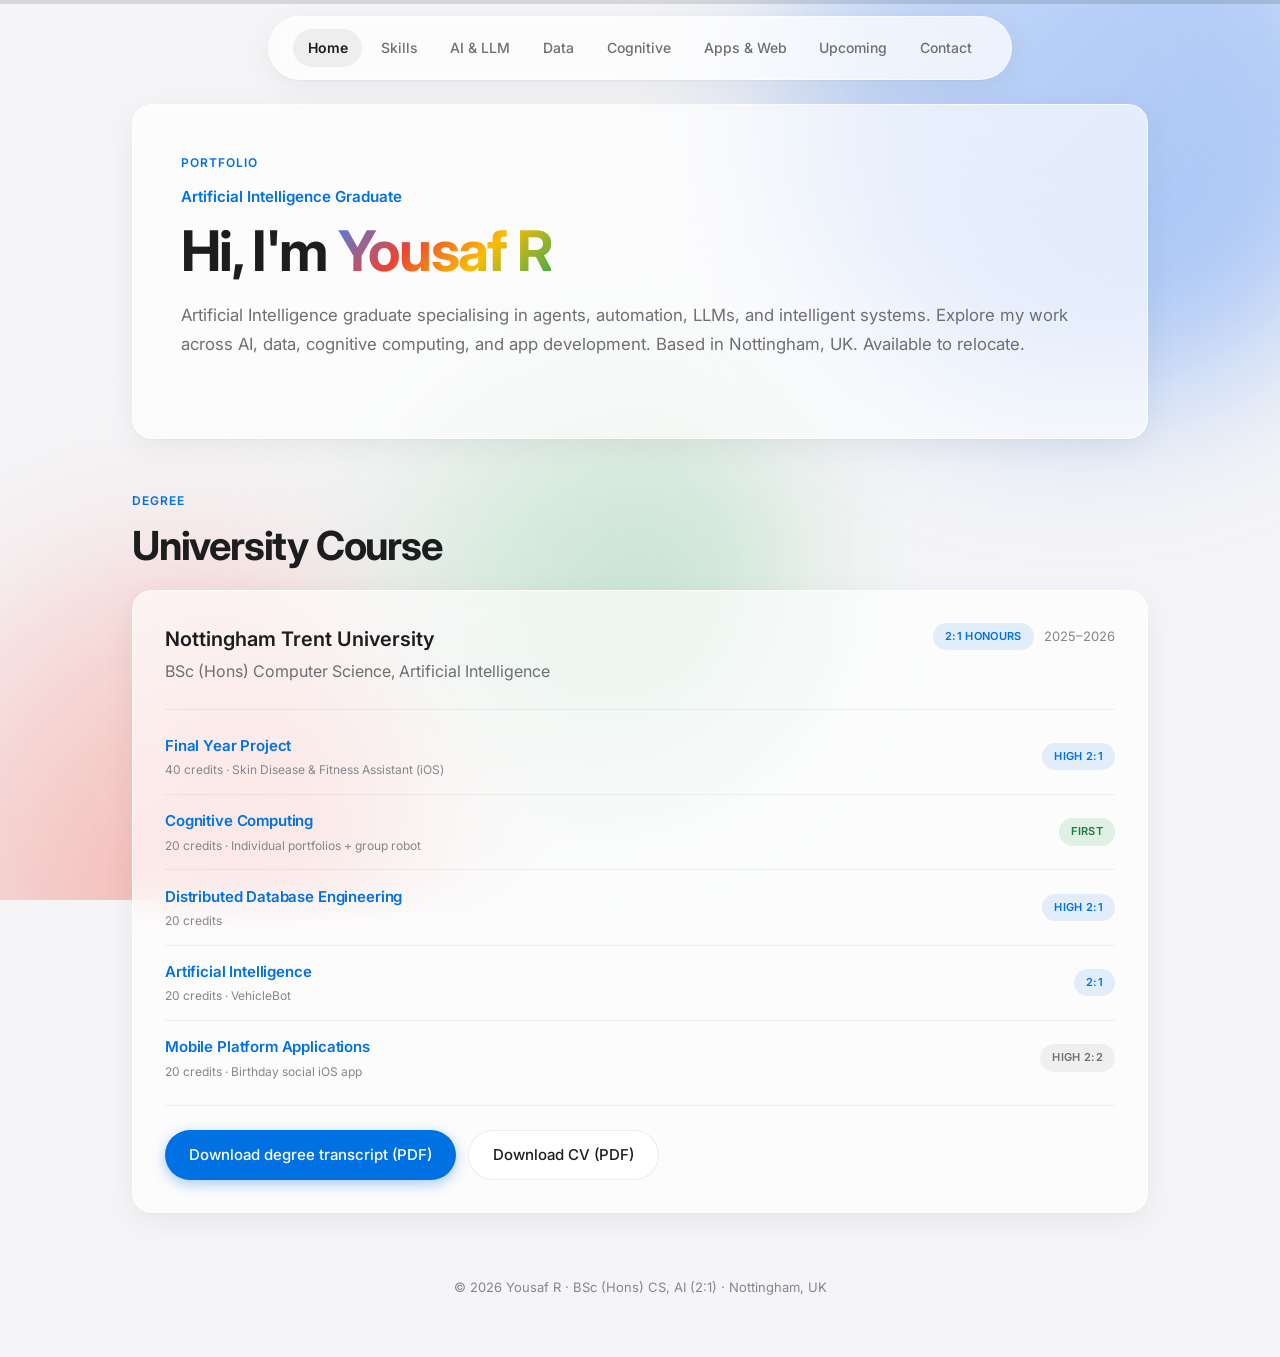
<file: index.html>
<!DOCTYPE html>
<html lang="en">
<head>
  <meta charset="UTF-8" />
  <meta name="viewport" content="width=device-width, initial-scale=1.0, viewport-fit=cover" />
  <meta name="description" content="Yousaf R. Artificial Intelligence graduate. Portfolio across AI, data, cognitive computing, and app development. Available to relocate to Riyadh." />
  <title>Yousaf R · Home</title>
  <link rel="preconnect" href="https://fonts.googleapis.com" />
  <link rel="preconnect" href="https://fonts.gstatic.com" crossorigin />
  <link href="https://fonts.googleapis.com/css2?family=Inter:wght@400;500;600;700&display=swap" rel="stylesheet" />
  <link rel="stylesheet" href="styles.css?v=github-icon-2026" />
</head>
<body>
  <div class="scroll-progress" role="progressbar" aria-label="Page scroll progress" aria-valuemin="0" aria-valuemax="100" aria-valuenow="0">
    <div class="scroll-progress-bar"></div>
  </div>

  <div class="ambient" aria-hidden="true">
    <div class="orb orb-a"></div>
    <div class="orb orb-b"></div>
    <div class="orb orb-c"></div>
  </div>

  <header class="site-header glass">
    <nav class="nav">
      <a href="index.html" class="active">Home</a>
      <a href="skills.html">Skills</a>
      <a href="ai.html">AI &amp; LLM</a>
      <a href="data.html">Data</a>
      <a href="cognitive.html">Cognitive</a>
      <a href="apps.html">Apps &amp; Web</a>
      <a href="upcoming.html">Upcoming</a>
      <a href="contact.html">Contact</a>
    </nav>
    <button class="menu-toggle" aria-label="Open menu" aria-expanded="false">
      <span></span><span></span>
    </button>
  </header>

  <main>
    <section class="hero">
      <div class="hero-content glass-card">
        <p class="eyebrow">Portfolio</p>
        <p class="hero-tagline">Artificial Intelligence Graduate</p>
        <h1>Hi, I'm <span class="gradient-text">Yousaf R</span></h1>
        <p class="hero-lead">
          Artificial Intelligence graduate specialising in agents, automation, LLMs, and intelligent systems. Explore my work across AI, data, cognitive computing, and app development. Based in Nottingham, UK. Available to relocate.
        </p>
      </div>
    </section>

    <section id="education" class="section">
      <div class="section-head">
        <p class="eyebrow">Degree</p>
        <h2>University Course</h2>
      </div>
      <div class="education-card glass-card">
        <div class="education-header">
          <div>
            <h3>Nottingham Trent University</h3>
            <p class="education-degree">BSc (Hons) Computer Science, Artificial Intelligence</p>
          </div>
          <div class="education-meta">
            <span class="tag">2:1 Honours</span>
            <span class="year">2025–2026</span>
          </div>
        </div>
        <ul class="results-list">
          <li>
            <div class="result-info">
              <a class="result-module" href="apps.html#final-year">Final Year Project</a>
              <span class="result-credits">40 credits · Skin Disease &amp; Fitness Assistant (iOS)</span>
            </div>
            <span class="grade-pill grade-21">High 2:1</span>
          </li>
          <li>
            <div class="result-info">
              <a class="result-module" href="cognitive.html">Cognitive Computing</a>
              <span class="result-credits">20 credits · Individual portfolios + group robot</span>
            </div>
            <span class="grade-pill grade-first">First</span>
          </li>
          <li>
            <div class="result-info">
              <a class="result-module" href="data.html">Distributed Database Engineering</a>
              <span class="result-credits">20 credits</span>
            </div>
            <span class="grade-pill grade-21">High 2:1</span>
          </li>
          <li>
            <div class="result-info">
              <a class="result-module" href="ai.html">Artificial Intelligence</a>
              <span class="result-credits">20 credits · VehicleBot</span>
            </div>
            <span class="grade-pill grade-21">2:1</span>
          </li>
          <li>
            <div class="result-info">
              <a class="result-module" href="apps.html#mobile">Mobile Platform Applications</a>
              <span class="result-credits">20 credits · Birthday social iOS app</span>
            </div>
            <span class="grade-pill grade-22">High 2:2</span>
          </li>
        </ul>
        <div class="education-actions">
          <a class="btn btn-primary" href="Yousaf-Rakhshan-Degree-Transcript.pdf" download="Yousaf-Rakhshan-Degree-Transcript.pdf">Download degree transcript (PDF)</a>
          <a class="btn btn-glass" href="Yousaf-Rakhshan-CV.pdf?v=2026-11-12" download="Yousaf-Rakhshan-CV.pdf">Download CV (PDF)</a>
        </div>
      </div>
    </section>
  </main>

  <footer class="site-footer">
    <p>© <span id="year"></span> Yousaf R · BSc (Hons) CS, AI (2:1) · Nottingham, UK</p>
  </footer>

  <button class="back-to-top" type="button" aria-label="Back to top">
    <svg viewBox="0 0 24 24" aria-hidden="true" focusable="false">
      <path fill="currentColor" d="M12 5.5 5.5 12l1.4 1.4L11 9.3V19h2V9.3l4.1 4.1 1.4-1.4z"/>
    </svg>
  </button>

  <script src="script.js"></script>
</body>
</html>
</file>
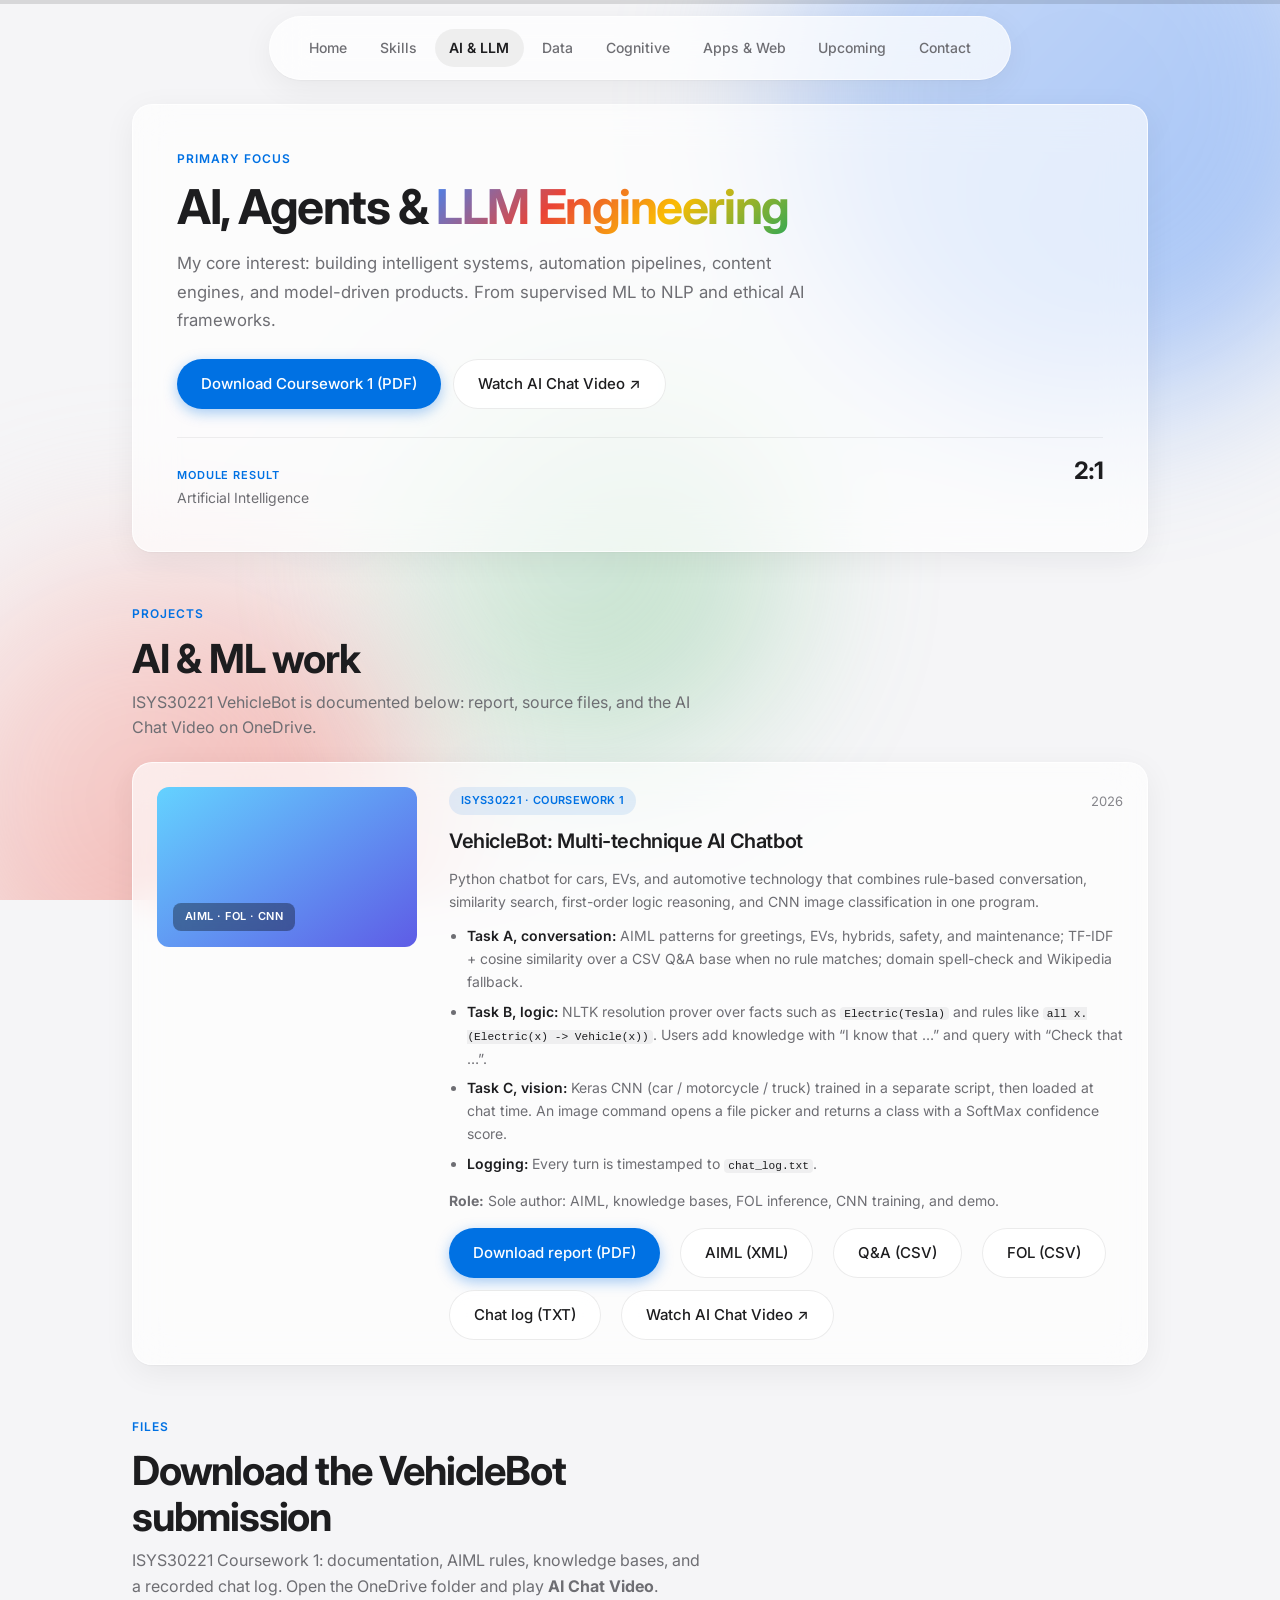
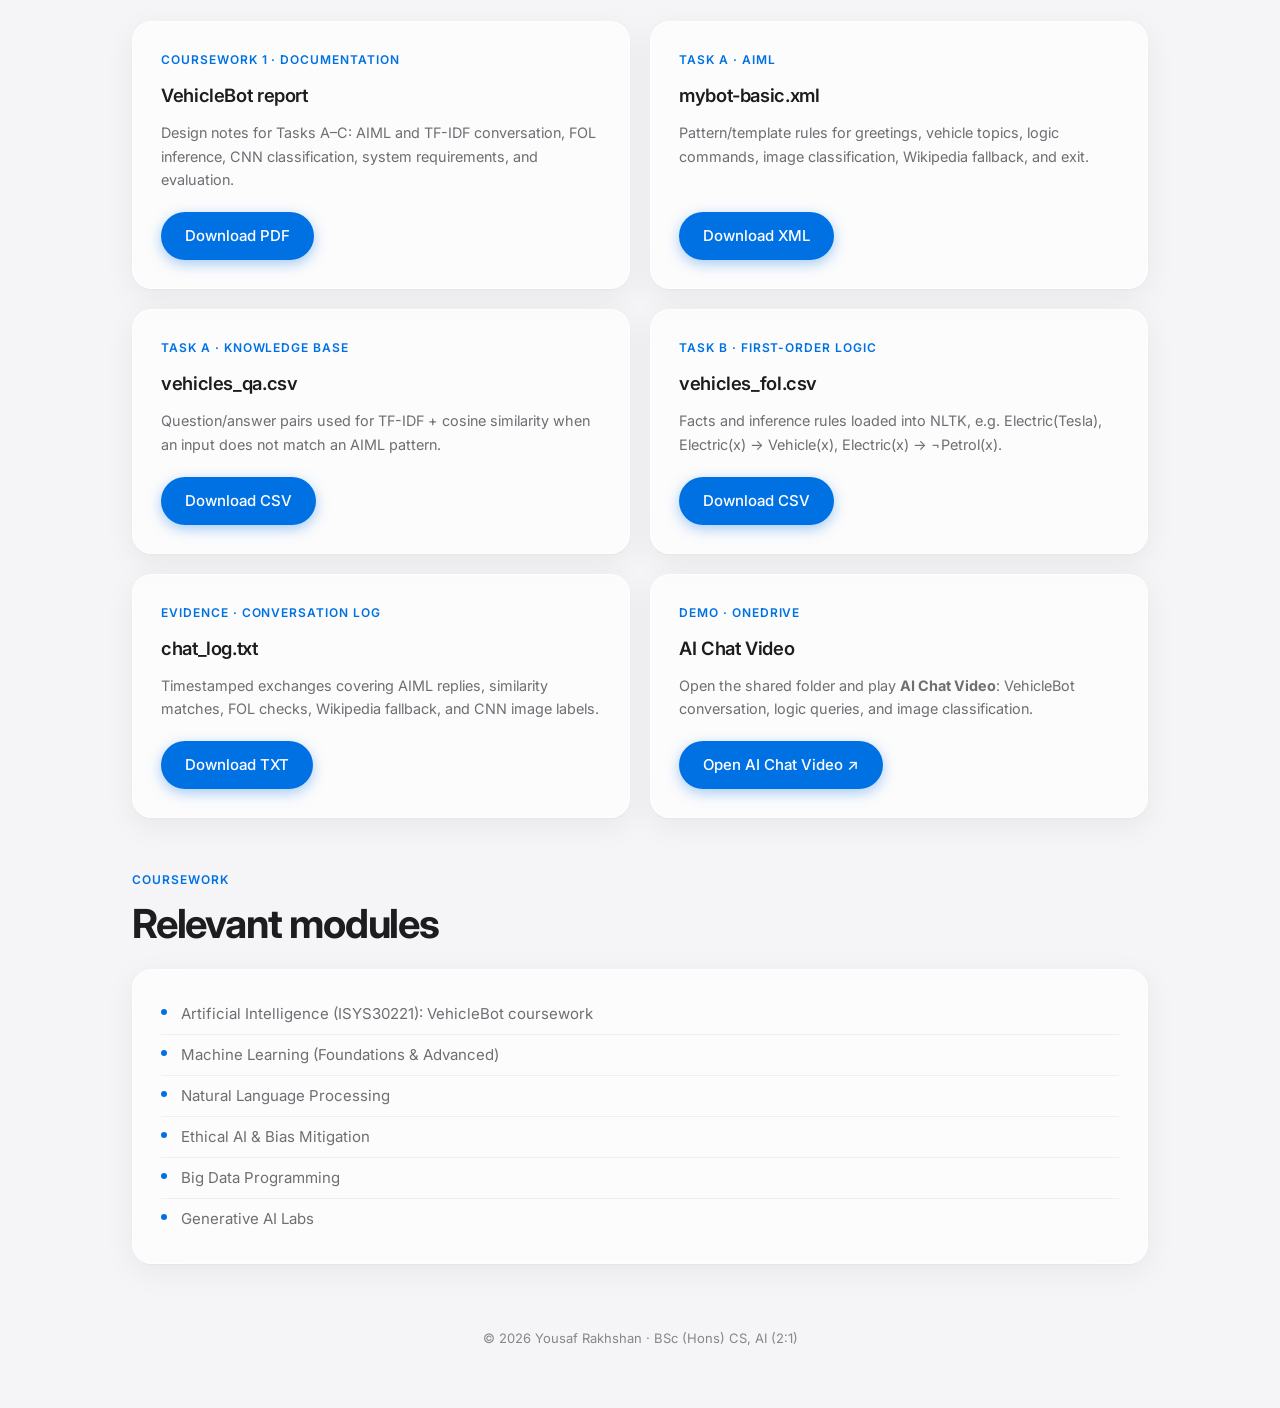
<file: ai.html>
<!DOCTYPE html>
<html lang="en">
<head>
  <meta charset="UTF-8" />
  <meta name="viewport" content="width=device-width, initial-scale=1.0, viewport-fit=cover" />
  <meta name="description" content="Yousaf Rakhshan. AI, agents, LLMs, automation, and machine learning portfolio." />
  <title>AI, Agents &amp; LLM · Yousaf Rakhshan</title>
  <link rel="preconnect" href="https://fonts.googleapis.com" />
  <link rel="preconnect" href="https://fonts.gstatic.com" crossorigin />
  <link href="https://fonts.googleapis.com/css2?family=Inter:wght@400;500;600;700&display=swap" rel="stylesheet" />
  <meta http-equiv="Cache-Control" content="no-cache, no-store, must-revalidate" />
  <link rel="stylesheet" href="styles.css?v=github-icon-2026" />
</head>
<body>
  <div class="scroll-progress" role="progressbar" aria-label="Page scroll progress" aria-valuemin="0" aria-valuemax="100" aria-valuenow="0">
    <div class="scroll-progress-bar"></div>
  </div>

  <div class="ambient" aria-hidden="true">
    <div class="orb orb-a"></div>
    <div class="orb orb-b"></div>
    <div class="orb orb-c"></div>
  </div>

  <header class="site-header glass">
    <nav class="nav">
      <a href="index.html">Home</a>
      <a href="skills.html">Skills</a>
      <a href="ai.html" class="active">AI &amp; LLM</a>
      <a href="data.html">Data</a>
      <a href="cognitive.html">Cognitive</a>
      <a href="apps.html">Apps &amp; Web</a>
      <a href="upcoming.html">Upcoming</a>
      <a href="contact.html">Contact</a>
    </nav>
    <button class="menu-toggle" aria-label="Open menu" aria-expanded="false">
      <span></span><span></span>
    </button>
  </header>

  <main>
    <section class="page-hero glass-card">
      <p class="eyebrow">Primary focus</p>
      <h1>AI, Agents &amp; <span class="gradient-text">LLM Engineering</span></h1>
      <p class="page-lead">
        My core interest: building intelligent systems, automation pipelines, content engines, and model-driven products. From supervised ML to NLP and ethical AI frameworks.
      </p>
      <div class="hero-actions">
        <a class="btn btn-primary" href="Yousaf-Rakhshan-AI-Coursework-1.pdf" download="Yousaf-Rakhshan-AI-Coursework-1.pdf">Download Coursework 1 (PDF)</a>
        <a class="btn btn-glass" href="https://1drv.ms/f/c/1d25dcc6835dd2a4/IgCz1BCA6hTmSqs3jeHPDaZsAZf6By2L3u3EVHBSFeifSNs?e=N3pi9l" target="_blank" rel="noopener">Watch AI Chat Video ↗</a>
      </div>
      <div class="hero-result">
        <div>
          <p class="module-grade-label">Module result</p>
          <p class="module-grade-name">Artificial Intelligence</p>
        </div>
        <p class="module-grade-mark">2:1</p>
      </div>
    </section>

    <section class="section">
      <div class="section-head">
        <p class="eyebrow">Projects</p>
        <h2>AI &amp; ML work</h2>
        <p class="section-desc">ISYS30221 VehicleBot is documented below: report, source files, and the AI Chat Video on OneDrive.</p>
      </div>

      <div class="featured-projects">
        <article class="project-feature glass-card">
          <div class="project-visual visual-bot" role="img" aria-label="VehicleBot AI chatbot">
            <span class="visual-label">AIML · FOL · CNN</span>
          </div>
          <div class="project-body">
            <div class="project-meta">
              <span class="tag">ISYS30221 · Coursework 1</span>
              <span class="year">2026</span>
            </div>
            <h3>VehicleBot: Multi-technique AI Chatbot</h3>
            <p class="project-problem">Python chatbot for cars, EVs, and automotive technology that combines rule-based conversation, similarity search, first-order logic reasoning, and CNN image classification in one program.</p>
            <ul class="contribution-list">
              <li><strong>Task A, conversation:</strong> AIML patterns for greetings, EVs, hybrids, safety, and maintenance; TF-IDF + cosine similarity over a CSV Q&amp;A base when no rule matches; domain spell-check and Wikipedia fallback.</li>
              <li><strong>Task B, logic:</strong> NLTK resolution prover over facts such as <code>Electric(Tesla)</code> and rules like <code>all x. (Electric(x) -&gt; Vehicle(x))</code>. Users add knowledge with “I know that …” and query with “Check that …”.</li>
              <li><strong>Task C, vision:</strong> Keras CNN (car / motorcycle / truck) trained in a separate script, then loaded at chat time. An image command opens a file picker and returns a class with a SoftMax confidence score.</li>
              <li><strong>Logging:</strong> Every turn is timestamped to <code>chat_log.txt</code>.</li>
            </ul>
            <p><strong>Role:</strong> Sole author: AIML, knowledge bases, FOL inference, CNN training, and demo.</p>
            <div class="card-links">
              <a class="btn btn-primary" href="Yousaf-Rakhshan-AI-Coursework-1.pdf" download="Yousaf-Rakhshan-AI-Coursework-1.pdf">Download report (PDF)</a>
              <a class="btn btn-glass" href="Yousaf-Rakhshan-VehicleBot-AIML.xml" download="Yousaf-Rakhshan-VehicleBot-AIML.xml">AIML (XML)</a>
              <a class="btn btn-glass" href="Yousaf-Rakhshan-VehicleBot-QA.csv" download="Yousaf-Rakhshan-VehicleBot-QA.csv">Q&amp;A (CSV)</a>
              <a class="btn btn-glass" href="Yousaf-Rakhshan-VehicleBot-FOL.csv" download="Yousaf-Rakhshan-VehicleBot-FOL.csv">FOL (CSV)</a>
              <a class="btn btn-glass" href="Yousaf-Rakhshan-VehicleBot-chat-log.txt" download="Yousaf-Rakhshan-VehicleBot-chat-log.txt">Chat log (TXT)</a>
              <a class="btn btn-glass" href="https://1drv.ms/f/c/1d25dcc6835dd2a4/IgCz1BCA6hTmSqs3jeHPDaZsAZf6By2L3u3EVHBSFeifSNs?e=N3pi9l" target="_blank" rel="noopener">Watch AI Chat Video ↗</a>
            </div>
          </div>
        </article>
      </div>
    </section>

    <section class="section">
      <div class="section-head">
        <p class="eyebrow">Files</p>
        <h2>Download the VehicleBot submission</h2>
        <p class="section-desc">ISYS30221 Coursework 1: documentation, AIML rules, knowledge bases, and a recorded chat log. Open the OneDrive folder and play <strong>AI Chat Video</strong>.</p>
      </div>
      <div class="download-grid">
        <article class="download-card glass-card">
          <p class="eyebrow">Coursework 1 · Documentation</p>
          <h3>VehicleBot report</h3>
          <p>Design notes for Tasks A–C: AIML and TF-IDF conversation, FOL inference, CNN classification, system requirements, and evaluation.</p>
          <a class="btn btn-primary" href="Yousaf-Rakhshan-AI-Coursework-1.pdf" download="Yousaf-Rakhshan-AI-Coursework-1.pdf">Download PDF</a>
        </article>
        <article class="download-card glass-card">
          <p class="eyebrow">Task A · AIML</p>
          <h3>mybot-basic.xml</h3>
          <p>Pattern/template rules for greetings, vehicle topics, logic commands, image classification, Wikipedia fallback, and exit.</p>
          <a class="btn btn-primary" href="Yousaf-Rakhshan-VehicleBot-AIML.xml" download="Yousaf-Rakhshan-VehicleBot-AIML.xml">Download XML</a>
        </article>
        <article class="download-card glass-card">
          <p class="eyebrow">Task A · Knowledge base</p>
          <h3>vehicles_qa.csv</h3>
          <p>Question/answer pairs used for TF-IDF + cosine similarity when an input does not match an AIML pattern.</p>
          <a class="btn btn-primary" href="Yousaf-Rakhshan-VehicleBot-QA.csv" download="Yousaf-Rakhshan-VehicleBot-QA.csv">Download CSV</a>
        </article>
        <article class="download-card glass-card">
          <p class="eyebrow">Task B · First-order logic</p>
          <h3>vehicles_fol.csv</h3>
          <p>Facts and inference rules loaded into NLTK, e.g. Electric(Tesla), Electric(x) → Vehicle(x), Electric(x) → ¬Petrol(x).</p>
          <a class="btn btn-primary" href="Yousaf-Rakhshan-VehicleBot-FOL.csv" download="Yousaf-Rakhshan-VehicleBot-FOL.csv">Download CSV</a>
        </article>
        <article class="download-card glass-card">
          <p class="eyebrow">Evidence · Conversation log</p>
          <h3>chat_log.txt</h3>
          <p>Timestamped exchanges covering AIML replies, similarity matches, FOL checks, Wikipedia fallback, and CNN image labels.</p>
          <a class="btn btn-primary" href="Yousaf-Rakhshan-VehicleBot-chat-log.txt" download="Yousaf-Rakhshan-VehicleBot-chat-log.txt">Download TXT</a>
        </article>
        <article class="download-card glass-card">
          <p class="eyebrow">Demo · OneDrive</p>
          <h3>AI Chat Video</h3>
          <p>Open the shared folder and play <strong>AI Chat Video</strong>: VehicleBot conversation, logic queries, and image classification.</p>
          <a class="btn btn-primary" href="https://1drv.ms/f/c/1d25dcc6835dd2a4/IgCz1BCA6hTmSqs3jeHPDaZsAZf6By2L3u3EVHBSFeifSNs?e=N3pi9l" target="_blank" rel="noopener">Open AI Chat Video ↗</a>
        </article>
      </div>
    </section>

    <section class="section">
      <div class="section-head">
        <p class="eyebrow">Coursework</p>
        <h2>Relevant modules</h2>
      </div>
      <div class="module-list glass-card">
        <ul>
          <li>Artificial Intelligence (ISYS30221): VehicleBot coursework</li>
          <li>Machine Learning (Foundations &amp; Advanced)</li>
          <li>Natural Language Processing</li>
          <li>Ethical AI &amp; Bias Mitigation</li>
          <li>Big Data Programming</li>
          <li>Generative AI Labs</li>
        </ul>
      </div>
    </section>
  </main>

  <footer class="site-footer">
    <p>© <span id="year"></span> Yousaf Rakhshan · BSc (Hons) CS, AI (2:1)</p>
  </footer>

  <button class="back-to-top" type="button" aria-label="Back to top">
    <svg viewBox="0 0 24 24" aria-hidden="true" focusable="false">
      <path fill="currentColor" d="M12 5.5 5.5 12l1.4 1.4L11 9.3V19h2V9.3l4.1 4.1 1.4-1.4z"/>
    </svg>
  </button>

  <script src="script.js"></script>
</body>
</html>
</file>
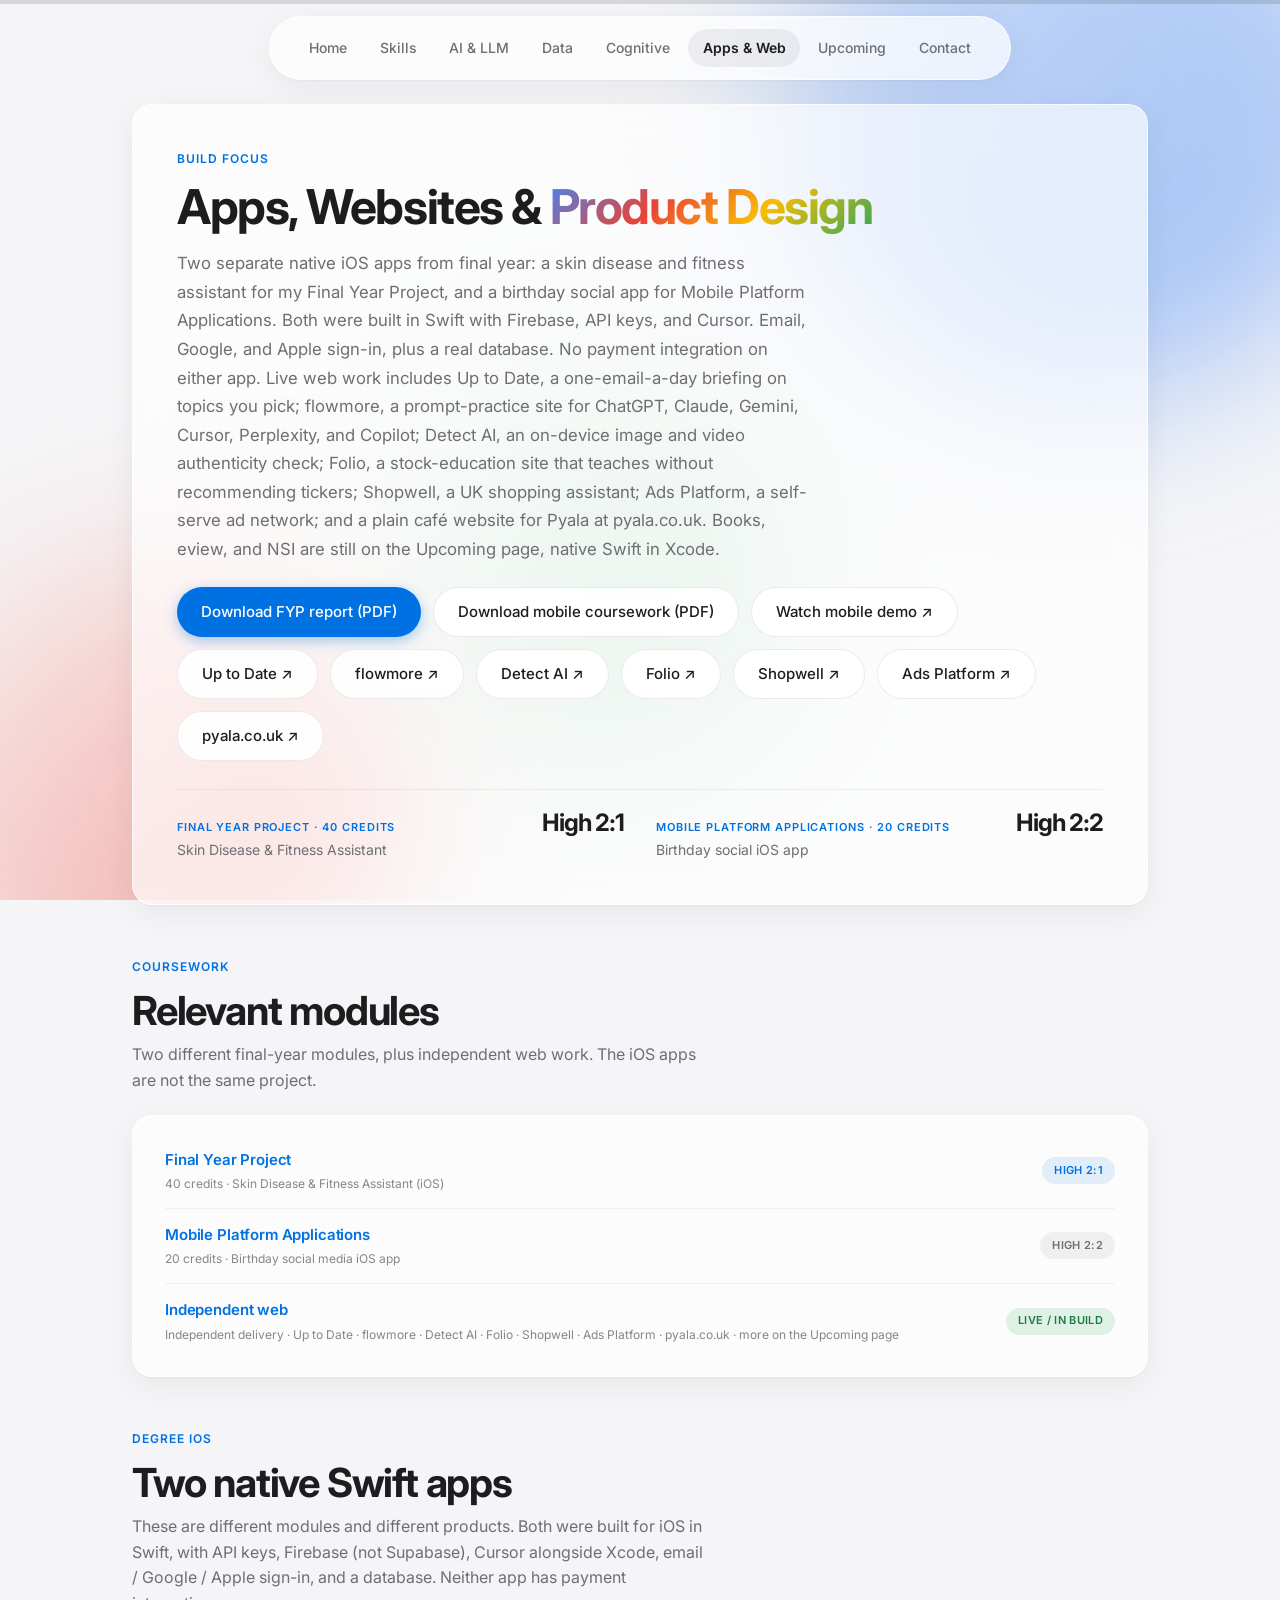
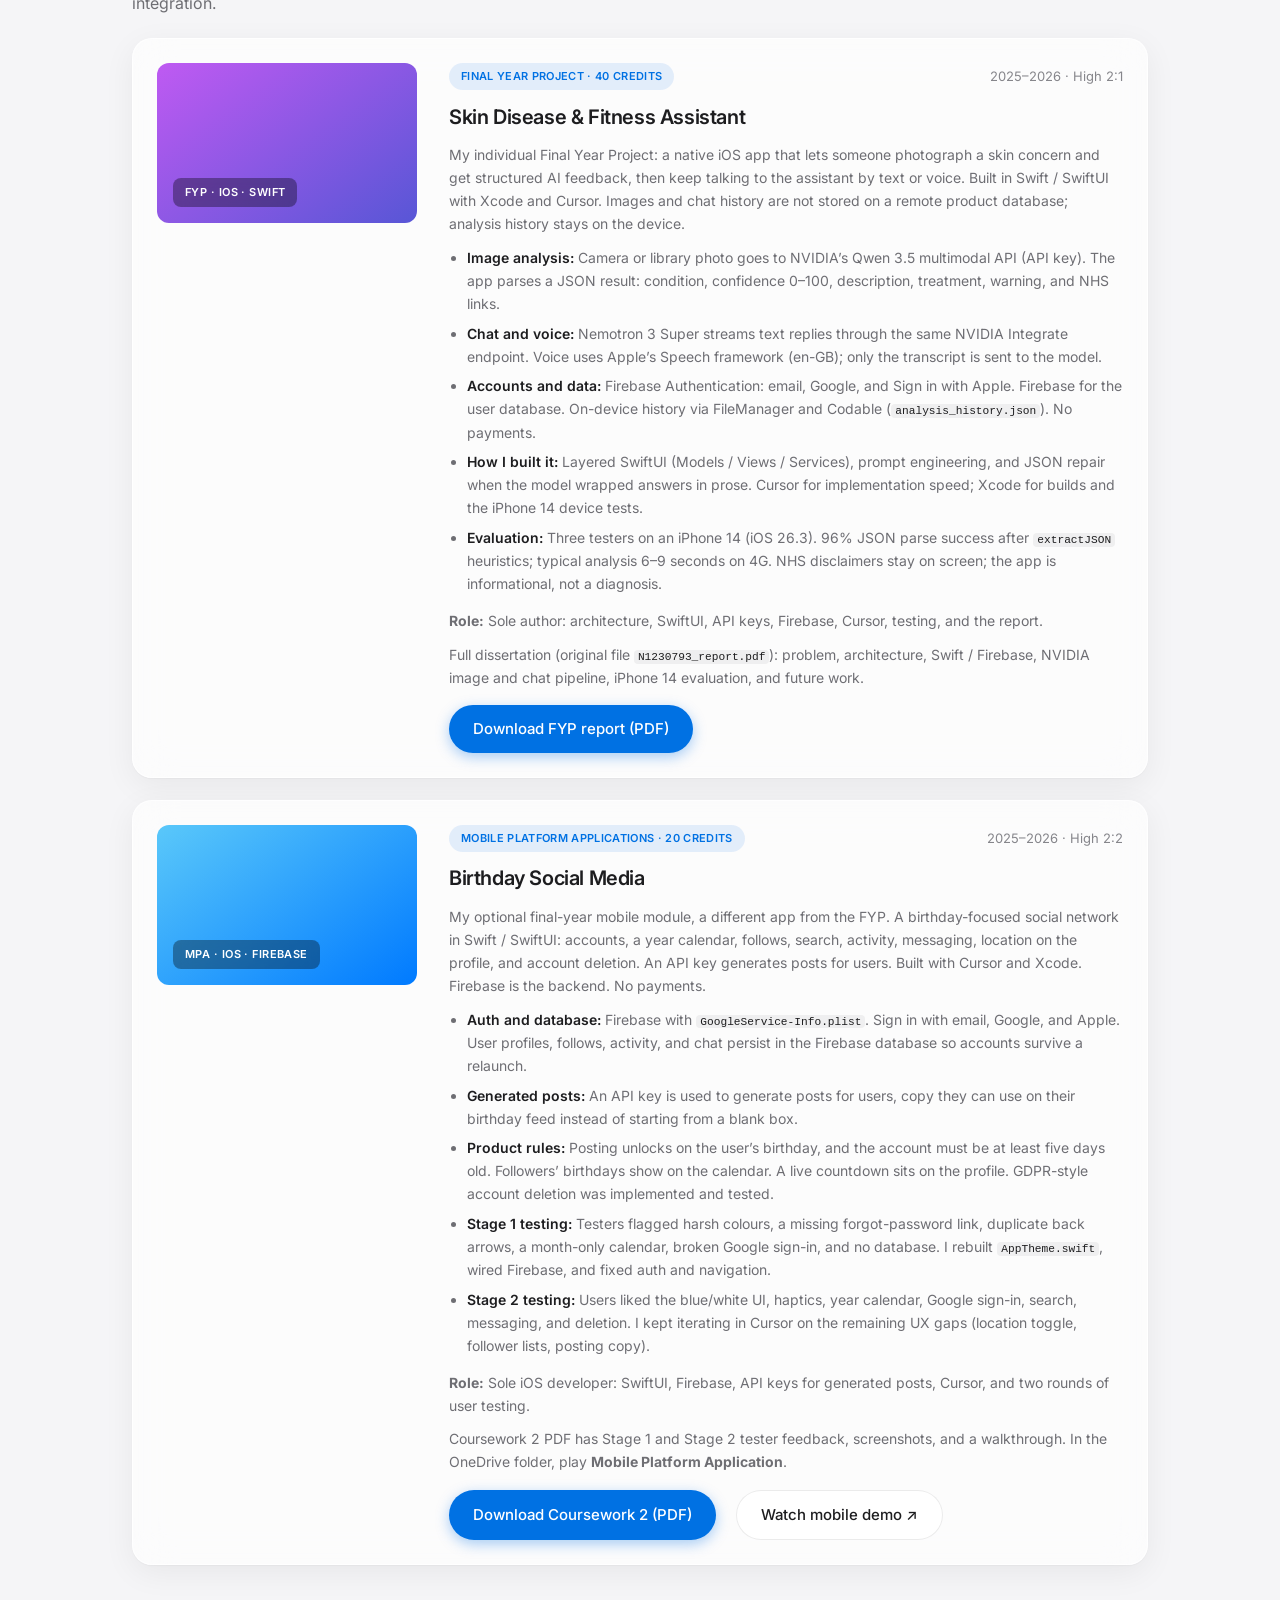
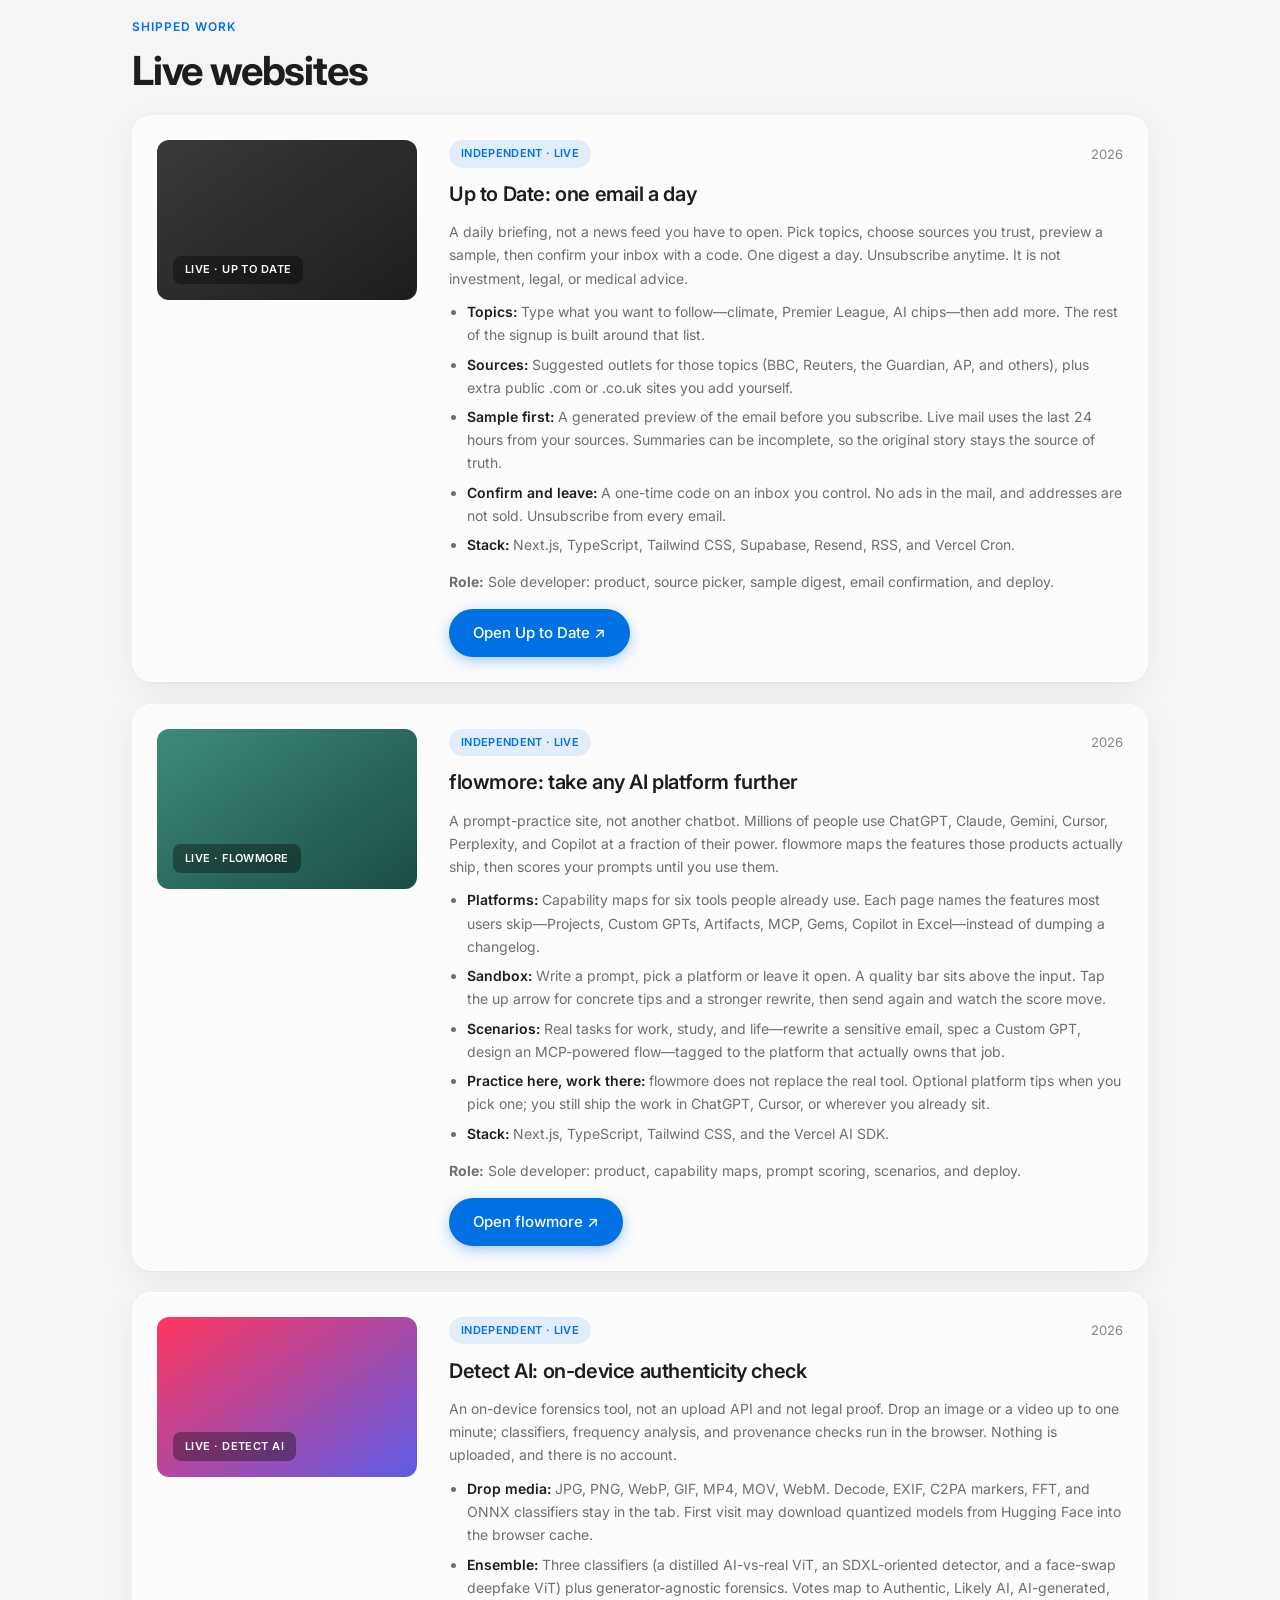
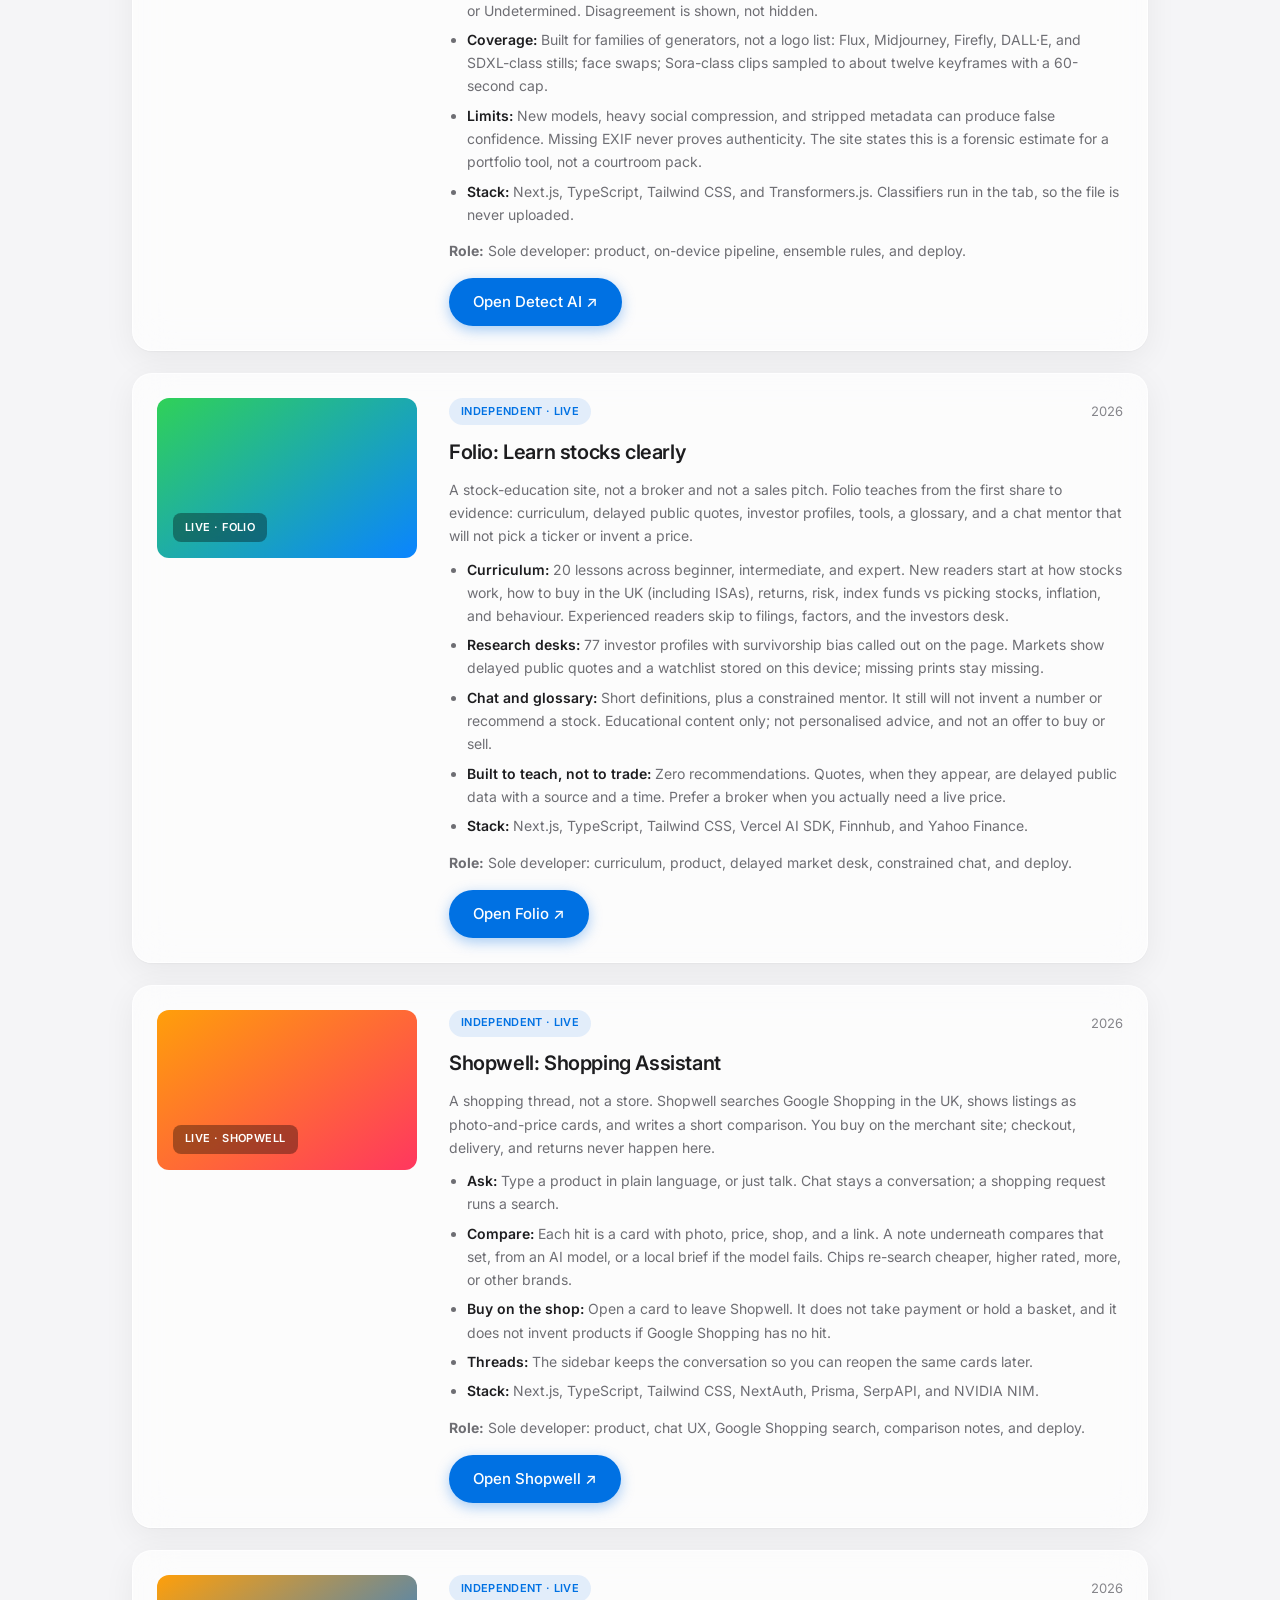
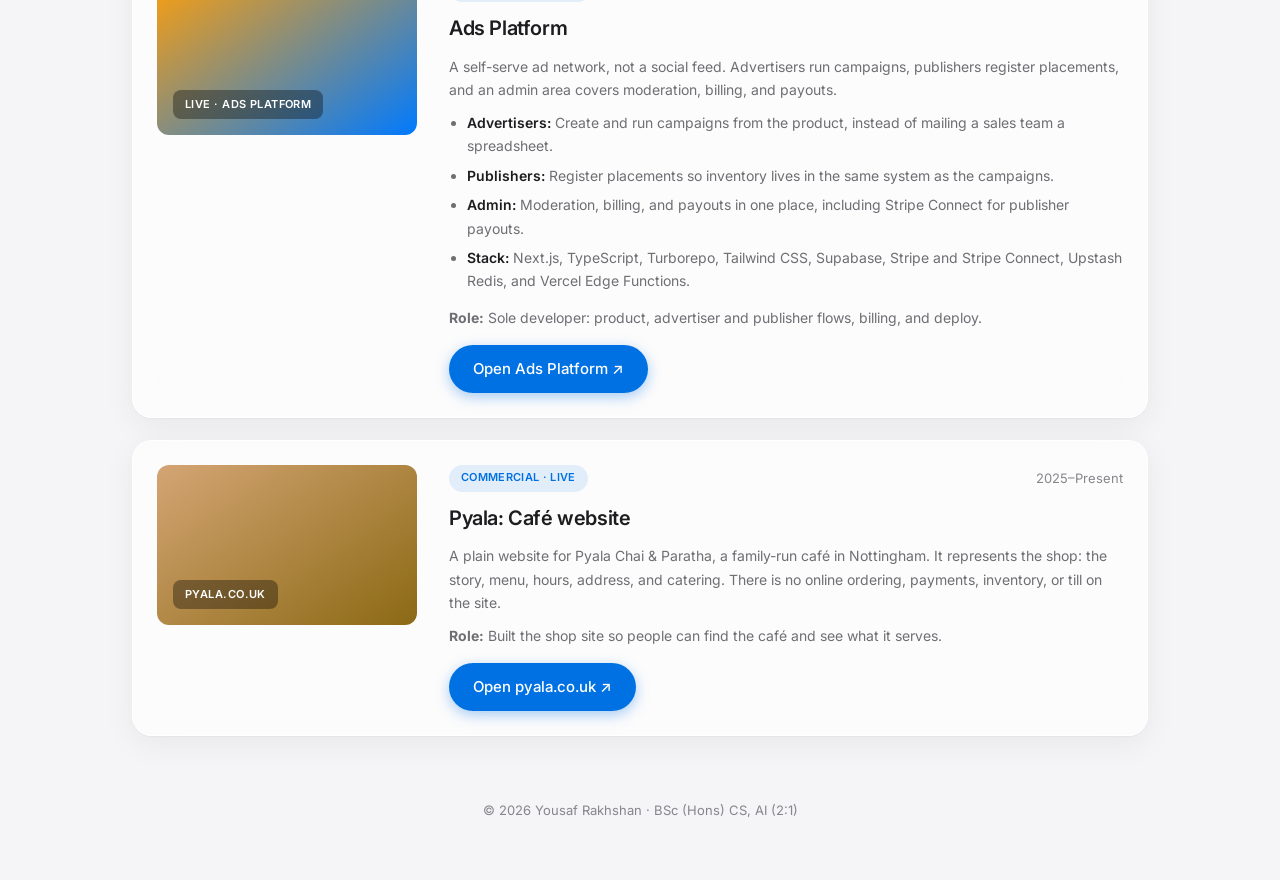
<file: apps.html>
<!DOCTYPE html>
<html lang="en">
<head>
  <meta charset="UTF-8" />
  <meta name="viewport" content="width=device-width, initial-scale=1.0, viewport-fit=cover" />
  <meta name="description" content="Yousaf Rakhshan. Two native iOS apps from final year, Up to Date, flowmore, Detect AI, Folio, Shopwell, Ads Platform, and pyala.co.uk." />
  <title>Apps &amp; Websites · Yousaf Rakhshan</title>
  <link rel="preconnect" href="https://fonts.googleapis.com" />
  <link rel="preconnect" href="https://fonts.gstatic.com" crossorigin />
  <link href="https://fonts.googleapis.com/css2?family=Inter:wght@400;500;600;700&display=swap" rel="stylesheet" />
  <meta http-equiv="Cache-Control" content="no-cache, no-store, must-revalidate" />
  <link rel="stylesheet" href="styles.css?v=stack-2026" />
</head>
<body>
  <div class="scroll-progress" role="progressbar" aria-label="Page scroll progress" aria-valuemin="0" aria-valuemax="100" aria-valuenow="0">
    <div class="scroll-progress-bar"></div>
  </div>

  <div class="ambient" aria-hidden="true">
    <div class="orb orb-a"></div>
    <div class="orb orb-b"></div>
    <div class="orb orb-c"></div>
  </div>

  <header class="site-header glass">
    <nav class="nav">
      <a href="index.html">Home</a>
      <a href="skills.html">Skills</a>
      <a href="ai.html">AI &amp; LLM</a>
      <a href="data.html">Data</a>
      <a href="cognitive.html">Cognitive</a>
      <a href="apps.html" class="active">Apps &amp; Web</a>
      <a href="upcoming.html">Upcoming</a>
      <a href="contact.html">Contact</a>
    </nav>
    <button class="menu-toggle" aria-label="Open menu" aria-expanded="false">
      <span></span><span></span>
    </button>
  </header>

  <main>
    <section class="page-hero glass-card">
      <p class="eyebrow">Build focus</p>
      <h1>Apps, Websites &amp; <span class="gradient-text">Product Design</span></h1>
      <p class="page-lead">
        Two separate native iOS apps from final year: a skin disease and fitness assistant for my Final Year Project, and a birthday social app for Mobile Platform Applications. Both were built in Swift with Firebase, API keys, and Cursor. Email, Google, and Apple sign-in, plus a real database. No payment integration on either app. Live web work includes Up to Date, a one-email-a-day briefing on topics you pick; flowmore, a prompt-practice site for ChatGPT, Claude, Gemini, Cursor, Perplexity, and Copilot; Detect AI, an on-device image and video authenticity check; Folio, a stock-education site that teaches without recommending tickers; Shopwell, a UK shopping assistant; Ads Platform, a self-serve ad network; and a plain café website for Pyala at pyala.co.uk. Books, eview, and NSI are still on the <a href="upcoming.html#upcoming">Upcoming</a> page, native Swift in Xcode.
      </p>
      <div class="hero-actions">
        <a class="btn btn-primary" href="Yousaf-Rakhshan-Final-Year-Project-Report.pdf" download="Yousaf-Rakhshan-Final-Year-Project-Report.pdf">Download FYP report (PDF)</a>
        <a class="btn btn-glass" href="Yousaf-Rakhshan-Mobile-Application-Coursework.pdf" download="Yousaf-Rakhshan-Mobile-Application-Coursework.pdf">Download mobile coursework (PDF)</a>
        <a class="btn btn-glass" href="https://1drv.ms/f/c/1d25dcc6835dd2a4/IgCz1BCA6hTmSqs3jeHPDaZsAZf6By2L3u3EVHBSFeifSNs?e=N3pi9l" target="_blank" rel="noopener">Watch mobile demo ↗</a>
        <a class="btn btn-glass" href="https://up-to-date-iota.vercel.app" target="_blank" rel="noopener">Up to Date ↗</a>
        <a class="btn btn-glass" href="https://flowmore.vercel.app" target="_blank" rel="noopener">flowmore ↗</a>
        <a class="btn btn-glass" href="https://detect-ai-six.vercel.app" target="_blank" rel="noopener">Detect AI ↗</a>
        <a class="btn btn-glass" href="https://folio-sable-pi.vercel.app" target="_blank" rel="noopener">Folio ↗</a>
        <a class="btn btn-glass" href="https://shopping-assistant-omega.vercel.app" target="_blank" rel="noopener">Shopwell ↗</a>
        <a class="btn btn-glass" href="https://ads-platform-black.vercel.app" target="_blank" rel="noopener">Ads Platform ↗</a>
        <a class="btn btn-glass" href="https://www.pyala.co.uk" target="_blank" rel="noopener">pyala.co.uk ↗</a>
      </div>
      <div class="hero-results">
        <div class="hero-result">
          <div>
            <p class="module-grade-label">Final Year Project · 40 credits</p>
            <p class="module-grade-name">Skin Disease &amp; Fitness Assistant</p>
          </div>
          <p class="module-grade-mark">High 2:1</p>
        </div>
        <div class="hero-result">
          <div>
            <p class="module-grade-label">Mobile Platform Applications · 20 credits</p>
            <p class="module-grade-name">Birthday social iOS app</p>
          </div>
          <p class="module-grade-mark">High 2:2</p>
        </div>
      </div>
    </section>

    <section class="section">
      <div class="section-head">
        <p class="eyebrow">Coursework</p>
        <h2>Relevant modules</h2>
        <p class="section-desc">Two different final-year modules, plus independent web work. The iOS apps are not the same project.</p>
      </div>
      <div class="education-card glass-card">
        <ul class="results-list">
          <li>
            <div class="result-info">
              <a class="result-module" href="#final-year">Final Year Project</a>
              <span class="result-credits">40 credits · Skin Disease &amp; Fitness Assistant (iOS)</span>
            </div>
            <span class="grade-pill grade-21">High 2:1</span>
          </li>
          <li>
            <div class="result-info">
              <a class="result-module" href="#mobile">Mobile Platform Applications</a>
              <span class="result-credits">20 credits · Birthday social media iOS app</span>
            </div>
            <span class="grade-pill grade-22">High 2:2</span>
          </li>
          <li>
            <div class="result-info">
              <a class="result-module" href="#websites">Independent web</a>
              <span class="result-credits">Independent delivery · Up to Date · flowmore · Detect AI · Folio · Shopwell · Ads Platform · pyala.co.uk · more on the Upcoming page</span>
            </div>
            <span class="grade-pill grade-first">Live / in build</span>
          </li>
        </ul>
      </div>
    </section>

    <section class="section">
      <div class="section-head">
        <p class="eyebrow">Degree iOS</p>
        <h2>Two native Swift apps</h2>
        <p class="section-desc">These are different modules and different products. Both were built for iOS in Swift, with API keys, Firebase (not Supabase), Cursor alongside Xcode, email / Google / Apple sign-in, and a database. Neither app has payment integration.</p>
      </div>

      <div class="featured-projects">
        <article id="final-year" class="project-feature glass-card">
          <div class="project-visual visual-ml" role="img" aria-label="Skin Disease and Fitness Assistant">
            <span class="visual-label">FYP · iOS · Swift</span>
          </div>
          <div class="project-body">
            <div class="project-meta">
              <span class="tag">Final Year Project · 40 credits</span>
              <span class="year">2025–2026 · High 2:1</span>
            </div>
            <h3>Skin Disease &amp; Fitness Assistant</h3>
            <p class="project-problem">My individual Final Year Project: a native iOS app that lets someone photograph a skin concern and get structured AI feedback, then keep talking to the assistant by text or voice. Built in Swift / SwiftUI with Xcode and Cursor. Images and chat history are not stored on a remote product database; analysis history stays on the device.</p>
            <ul class="contribution-list">
              <li><strong>Image analysis:</strong> Camera or library photo goes to NVIDIA’s Qwen 3.5 multimodal API (API key). The app parses a JSON result: condition, confidence 0–100, description, treatment, warning, and NHS links.</li>
              <li><strong>Chat and voice:</strong> Nemotron 3 Super streams text replies through the same NVIDIA Integrate endpoint. Voice uses Apple’s Speech framework (en-GB); only the transcript is sent to the model.</li>
              <li><strong>Accounts and data:</strong> Firebase Authentication: email, Google, and Sign in with Apple. Firebase for the user database. On-device history via FileManager and Codable (<code>analysis_history.json</code>). No payments.</li>
              <li><strong>How I built it:</strong> Layered SwiftUI (Models / Views / Services), prompt engineering, and JSON repair when the model wrapped answers in prose. Cursor for implementation speed; Xcode for builds and the iPhone 14 device tests.</li>
              <li><strong>Evaluation:</strong> Three testers on an iPhone 14 (iOS 26.3). 96% JSON parse success after <code>extractJSON</code> heuristics; typical analysis 6–9 seconds on 4G. NHS disclaimers stay on screen; the app is informational, not a diagnosis.</li>
            </ul>
            <p><strong>Role:</strong> Sole author: architecture, SwiftUI, API keys, Firebase, Cursor, testing, and the report.</p>
            <p>Full dissertation (original file <code>N1230793_report.pdf</code>): problem, architecture, Swift / Firebase, NVIDIA image and chat pipeline, iPhone 14 evaluation, and future work.</p>
            <div class="card-links">
              <a class="btn btn-primary" href="Yousaf-Rakhshan-Final-Year-Project-Report.pdf" download="Yousaf-Rakhshan-Final-Year-Project-Report.pdf">Download FYP report (PDF)</a>
            </div>
          </div>
        </article>

        <article id="mobile" class="project-feature glass-card">
          <div class="project-visual visual-ios" role="img" aria-label="Birthday social media iOS app">
            <span class="visual-label">MPA · iOS · Firebase</span>
          </div>
          <div class="project-body">
            <div class="project-meta">
              <span class="tag">Mobile Platform Applications · 20 credits</span>
              <span class="year">2025–2026 · High 2:2</span>
            </div>
            <h3>Birthday Social Media</h3>
            <p class="project-problem">My optional final-year mobile module, a different app from the FYP. A birthday-focused social network in Swift / SwiftUI: accounts, a year calendar, follows, search, activity, messaging, location on the profile, and account deletion. An API key generates posts for users. Built with Cursor and Xcode. Firebase is the backend. No payments.</p>
            <ul class="contribution-list">
              <li><strong>Auth and database:</strong> Firebase with <code>GoogleService-Info.plist</code>. Sign in with email, Google, and Apple. User profiles, follows, activity, and chat persist in the Firebase database so accounts survive a relaunch.</li>
              <li><strong>Generated posts:</strong> An API key is used to generate posts for users, copy they can use on their birthday feed instead of starting from a blank box.</li>
              <li><strong>Product rules:</strong> Posting unlocks on the user’s birthday, and the account must be at least five days old. Followers’ birthdays show on the calendar. A live countdown sits on the profile. GDPR-style account deletion was implemented and tested.</li>
              <li><strong>Stage 1 testing:</strong> Testers flagged harsh colours, a missing forgot-password link, duplicate back arrows, a month-only calendar, broken Google sign-in, and no database. I rebuilt <code>AppTheme.swift</code>, wired Firebase, and fixed auth and navigation.</li>
              <li><strong>Stage 2 testing:</strong> Users liked the blue/white UI, haptics, year calendar, Google sign-in, search, messaging, and deletion. I kept iterating in Cursor on the remaining UX gaps (location toggle, follower lists, posting copy).</li>
            </ul>
            <p><strong>Role:</strong> Sole iOS developer: SwiftUI, Firebase, API keys for generated posts, Cursor, and two rounds of user testing.</p>
            <p>Coursework 2 PDF has Stage 1 and Stage 2 tester feedback, screenshots, and a walkthrough. In the OneDrive folder, play <strong>Mobile Platform Application</strong>.</p>
            <div class="card-links">
              <a class="btn btn-primary" href="Yousaf-Rakhshan-Mobile-Application-Coursework.pdf" download="Yousaf-Rakhshan-Mobile-Application-Coursework.pdf">Download Coursework 2 (PDF)</a>
              <a class="btn btn-glass" href="https://1drv.ms/f/c/1d25dcc6835dd2a4/IgCz1BCA6hTmSqs3jeHPDaZsAZf6By2L3u3EVHBSFeifSNs?e=N3pi9l" target="_blank" rel="noopener">Watch mobile demo ↗</a>
            </div>
          </div>
        </article>
      </div>
    </section>

    <section id="websites" class="section">
      <div class="section-head">
        <p class="eyebrow">Shipped work</p>
        <h2>Live websites</h2>
      </div>

      <div class="featured-projects">
        <article id="up-to-date" class="project-feature glass-card">
          <div class="project-visual visual-uptodate" role="img" aria-label="Up to Date daily briefing">
            <span class="visual-label">Live · Up to Date</span>
          </div>
          <div class="project-body">
            <div class="project-meta">
              <span class="tag">Independent · Live</span>
              <span class="year">2026</span>
            </div>
            <h3><a href="https://up-to-date-iota.vercel.app" target="_blank" rel="noopener">Up to Date: one email a day</a></h3>
            <p class="project-problem">A daily briefing, not a news feed you have to open. Pick topics, choose sources you trust, preview a sample, then confirm your inbox with a code. One digest a day. Unsubscribe anytime. It is not investment, legal, or medical advice.</p>
            <ul class="contribution-list">
              <li><strong>Topics:</strong> Type what you want to follow—climate, Premier League, AI chips—then add more. The rest of the signup is built around that list.</li>
              <li><strong>Sources:</strong> Suggested outlets for those topics (BBC, Reuters, the Guardian, AP, and others), plus extra public .com or .co.uk sites you add yourself.</li>
              <li><strong>Sample first:</strong> A generated preview of the email before you subscribe. Live mail uses the last 24 hours from your sources. Summaries can be incomplete, so the original story stays the source of truth.</li>
              <li><strong>Confirm and leave:</strong> A one-time code on an inbox you control. No ads in the mail, and addresses are not sold. Unsubscribe from every email.</li>
              <li><strong>Stack:</strong> Next.js, TypeScript, Tailwind CSS, Supabase, Resend, RSS, and Vercel Cron.</li>
            </ul>
            <p><strong>Role:</strong> Sole developer: product, source picker, sample digest, email confirmation, and deploy.</p>
            <div class="card-links">
              <a class="btn btn-primary" href="https://up-to-date-iota.vercel.app" target="_blank" rel="noopener">Open Up to Date ↗</a>
            </div>
          </div>
        </article>

        <article id="flowmore" class="project-feature glass-card">
          <div class="project-visual visual-flowmore" role="img" aria-label="flowmore prompt practice">
            <span class="visual-label">Live · flowmore</span>
          </div>
          <div class="project-body">
            <div class="project-meta">
              <span class="tag">Independent · Live</span>
              <span class="year">2026</span>
            </div>
            <h3><a href="https://flowmore.vercel.app" target="_blank" rel="noopener">flowmore: take any AI platform further</a></h3>
            <p class="project-problem">A prompt-practice site, not another chatbot. Millions of people use ChatGPT, Claude, Gemini, Cursor, Perplexity, and Copilot at a fraction of their power. flowmore maps the features those products actually ship, then scores your prompts until you use them.</p>
            <ul class="contribution-list">
              <li><strong>Platforms:</strong> Capability maps for six tools people already use. Each page names the features most users skip—Projects, Custom GPTs, Artifacts, MCP, Gems, Copilot in Excel—instead of dumping a changelog.</li>
              <li><strong>Sandbox:</strong> Write a prompt, pick a platform or leave it open. A quality bar sits above the input. Tap the up arrow for concrete tips and a stronger rewrite, then send again and watch the score move.</li>
              <li><strong>Scenarios:</strong> Real tasks for work, study, and life—rewrite a sensitive email, spec a Custom GPT, design an MCP-powered flow—tagged to the platform that actually owns that job.</li>
              <li><strong>Practice here, work there:</strong> flowmore does not replace the real tool. Optional platform tips when you pick one; you still ship the work in ChatGPT, Cursor, or wherever you already sit.</li>
              <li><strong>Stack:</strong> Next.js, TypeScript, Tailwind CSS, and the Vercel AI SDK.</li>
            </ul>
            <p><strong>Role:</strong> Sole developer: product, capability maps, prompt scoring, scenarios, and deploy.</p>
            <div class="card-links">
              <a class="btn btn-primary" href="https://flowmore.vercel.app" target="_blank" rel="noopener">Open flowmore ↗</a>
            </div>
          </div>
        </article>

        <article id="detect-ai" class="project-feature glass-card">
          <div class="project-visual visual-detect" role="img" aria-label="Detect AI on-device authenticity check">
            <span class="visual-label">Live · Detect AI</span>
          </div>
          <div class="project-body">
            <div class="project-meta">
              <span class="tag">Independent · Live</span>
              <span class="year">2026</span>
            </div>
            <h3><a href="https://detect-ai-six.vercel.app" target="_blank" rel="noopener">Detect AI: on-device authenticity check</a></h3>
            <p class="project-problem">An on-device forensics tool, not an upload API and not legal proof. Drop an image or a video up to one minute; classifiers, frequency analysis, and provenance checks run in the browser. Nothing is uploaded, and there is no account.</p>
            <ul class="contribution-list">
              <li><strong>Drop media:</strong> JPG, PNG, WebP, GIF, MP4, MOV, WebM. Decode, EXIF, C2PA markers, FFT, and ONNX classifiers stay in the tab. First visit may download quantized models from Hugging Face into the browser cache.</li>
              <li><strong>Ensemble:</strong> Three classifiers (a distilled AI-vs-real ViT, an SDXL-oriented detector, and a face-swap deepfake ViT) plus generator-agnostic forensics. Votes map to Authentic, Likely AI, AI-generated, or Undetermined. Disagreement is shown, not hidden.</li>
              <li><strong>Coverage:</strong> Built for families of generators, not a logo list: Flux, Midjourney, Firefly, DALL·E, and SDXL-class stills; face swaps; Sora-class clips sampled to about twelve keyframes with a 60-second cap.</li>
              <li><strong>Limits:</strong> New models, heavy social compression, and stripped metadata can produce false confidence. Missing EXIF never proves authenticity. The site states this is a forensic estimate for a portfolio tool, not a courtroom pack.</li>
              <li><strong>Stack:</strong> Next.js, TypeScript, Tailwind CSS, and Transformers.js. Classifiers run in the tab, so the file is never uploaded.</li>
            </ul>
            <p><strong>Role:</strong> Sole developer: product, on-device pipeline, ensemble rules, and deploy.</p>
            <div class="card-links">
              <a class="btn btn-primary" href="https://detect-ai-six.vercel.app" target="_blank" rel="noopener">Open Detect AI ↗</a>
            </div>
          </div>
        </article>

        <article id="folio" class="project-feature glass-card">
          <div class="project-visual visual-stock" role="img" aria-label="Folio stock education">
            <span class="visual-label">Live · Folio</span>
          </div>
          <div class="project-body">
            <div class="project-meta">
              <span class="tag">Independent · Live</span>
              <span class="year">2026</span>
            </div>
            <h3><a href="https://folio-sable-pi.vercel.app" target="_blank" rel="noopener">Folio: Learn stocks clearly</a></h3>
            <p class="project-problem">A stock-education site, not a broker and not a sales pitch. Folio teaches from the first share to evidence: curriculum, delayed public quotes, investor profiles, tools, a glossary, and a chat mentor that will not pick a ticker or invent a price.</p>
            <ul class="contribution-list">
              <li><strong>Curriculum:</strong> 20 lessons across beginner, intermediate, and expert. New readers start at how stocks work, how to buy in the UK (including ISAs), returns, risk, index funds vs picking stocks, inflation, and behaviour. Experienced readers skip to filings, factors, and the investors desk.</li>
              <li><strong>Research desks:</strong> 77 investor profiles with survivorship bias called out on the page. Markets show delayed public quotes and a watchlist stored on this device; missing prints stay missing.</li>
              <li><strong>Chat and glossary:</strong> Short definitions, plus a constrained mentor. It still will not invent a number or recommend a stock. Educational content only; not personalised advice, and not an offer to buy or sell.</li>
              <li><strong>Built to teach, not to trade:</strong> Zero recommendations. Quotes, when they appear, are delayed public data with a source and a time. Prefer a broker when you actually need a live price.</li>
              <li><strong>Stack:</strong> Next.js, TypeScript, Tailwind CSS, Vercel AI SDK, Finnhub, and Yahoo Finance.</li>
            </ul>
            <p><strong>Role:</strong> Sole developer: curriculum, product, delayed market desk, constrained chat, and deploy.</p>
            <div class="card-links">
              <a class="btn btn-primary" href="https://folio-sable-pi.vercel.app" target="_blank" rel="noopener">Open Folio ↗</a>
            </div>
          </div>
        </article>

        <article id="shopwell" class="project-feature glass-card">
          <div class="project-visual visual-shop" role="img" aria-label="Shopwell shopping assistant">
            <span class="visual-label">Live · Shopwell</span>
          </div>
          <div class="project-body">
            <div class="project-meta">
              <span class="tag">Independent · Live</span>
              <span class="year">2026</span>
            </div>
            <h3><a href="https://shopping-assistant-omega.vercel.app" target="_blank" rel="noopener">Shopwell: Shopping Assistant</a></h3>
            <p class="project-problem">A shopping thread, not a store. Shopwell searches Google Shopping in the UK, shows listings as photo-and-price cards, and writes a short comparison. You buy on the merchant site; checkout, delivery, and returns never happen here.</p>
            <ul class="contribution-list">
              <li><strong>Ask:</strong> Type a product in plain language, or just talk. Chat stays a conversation; a shopping request runs a search.</li>
              <li><strong>Compare:</strong> Each hit is a card with photo, price, shop, and a link. A note underneath compares that set, from an AI model, or a local brief if the model fails. Chips re-search cheaper, higher rated, more, or other brands.</li>
              <li><strong>Buy on the shop:</strong> Open a card to leave Shopwell. It does not take payment or hold a basket, and it does not invent products if Google Shopping has no hit.</li>
              <li><strong>Threads:</strong> The sidebar keeps the conversation so you can reopen the same cards later.</li>
              <li><strong>Stack:</strong> Next.js, TypeScript, Tailwind CSS, NextAuth, Prisma, SerpAPI, and NVIDIA NIM.</li>
            </ul>
            <p><strong>Role:</strong> Sole developer: product, chat UX, Google Shopping search, comparison notes, and deploy.</p>
            <div class="card-links">
              <a class="btn btn-primary" href="https://shopping-assistant-omega.vercel.app" target="_blank" rel="noopener">Open Shopwell ↗</a>
            </div>
          </div>
        </article>

        <article id="ads-platform" class="project-feature glass-card">
          <div class="project-visual visual-ads" role="img" aria-label="Ads Platform self-serve ad network">
            <span class="visual-label">Live · Ads Platform</span>
          </div>
          <div class="project-body">
            <div class="project-meta">
              <span class="tag">Independent · Live</span>
              <span class="year">2026</span>
            </div>
            <h3><a href="https://ads-platform-black.vercel.app" target="_blank" rel="noopener">Ads Platform</a></h3>
            <p class="project-problem">A self-serve ad network, not a social feed. Advertisers run campaigns, publishers register placements, and an admin area covers moderation, billing, and payouts.</p>
            <ul class="contribution-list">
              <li><strong>Advertisers:</strong> Create and run campaigns from the product, instead of mailing a sales team a spreadsheet.</li>
              <li><strong>Publishers:</strong> Register placements so inventory lives in the same system as the campaigns.</li>
              <li><strong>Admin:</strong> Moderation, billing, and payouts in one place, including Stripe Connect for publisher payouts.</li>
              <li><strong>Stack:</strong> Next.js, TypeScript, Turborepo, Tailwind CSS, Supabase, Stripe and Stripe Connect, Upstash Redis, and Vercel Edge Functions.</li>
            </ul>
            <p><strong>Role:</strong> Sole developer: product, advertiser and publisher flows, billing, and deploy.</p>
            <div class="card-links">
              <a class="btn btn-primary" href="https://ads-platform-black.vercel.app" target="_blank" rel="noopener">Open Ads Platform ↗</a>
            </div>
          </div>
        </article>

        <article class="project-feature glass-card">
          <div class="project-visual visual-pyala" role="img" aria-label="Pyala café website">
            <span class="visual-label">pyala.co.uk</span>
          </div>
          <div class="project-body">
            <div class="project-meta">
              <span class="tag">Commercial · Live</span>
              <span class="year">2025–Present</span>
            </div>
            <h3><a href="https://www.pyala.co.uk" target="_blank" rel="noopener">Pyala: Café website</a></h3>
            <p class="project-problem">A plain website for Pyala Chai &amp; Paratha, a family-run café in Nottingham. It represents the shop: the story, menu, hours, address, and catering. There is no online ordering, payments, inventory, or till on the site.</p>
            <p><strong>Role:</strong> Built the shop site so people can find the café and see what it serves.</p>
            <div class="card-links">
              <a class="btn btn-primary" href="https://www.pyala.co.uk" target="_blank" rel="noopener">Open pyala.co.uk ↗</a>
            </div>
          </div>
        </article>
      </div>
    </section>
  </main>

  <footer class="site-footer">
    <p>© <span id="year"></span> Yousaf Rakhshan · BSc (Hons) CS, AI (2:1)</p>
  </footer>

  <button class="back-to-top" type="button" aria-label="Back to top">
    <svg viewBox="0 0 24 24" aria-hidden="true" focusable="false">
      <path fill="currentColor" d="M12 5.5 5.5 12l1.4 1.4L11 9.3V19h2V9.3l4.1 4.1 1.4-1.4z"/>
    </svg>
  </button>

  <script src="script.js"></script>
</body>
</html>
</file>
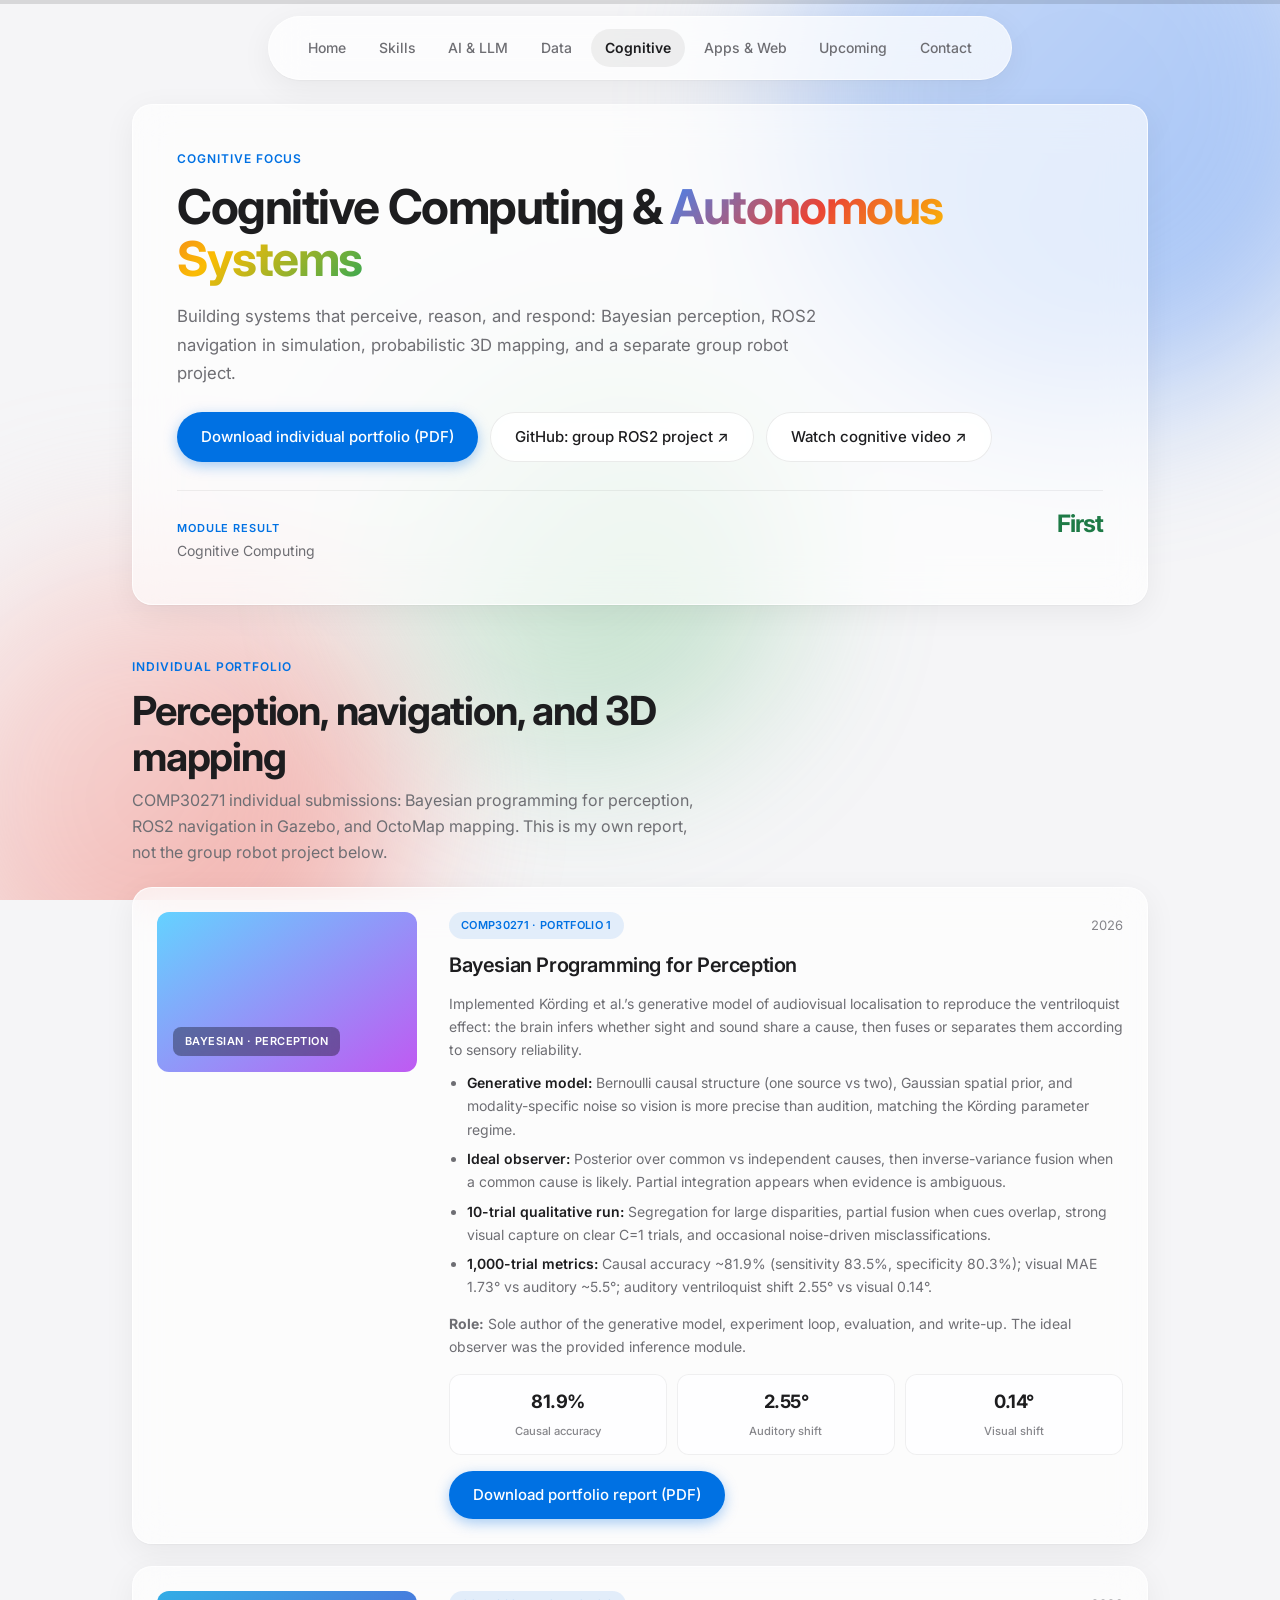
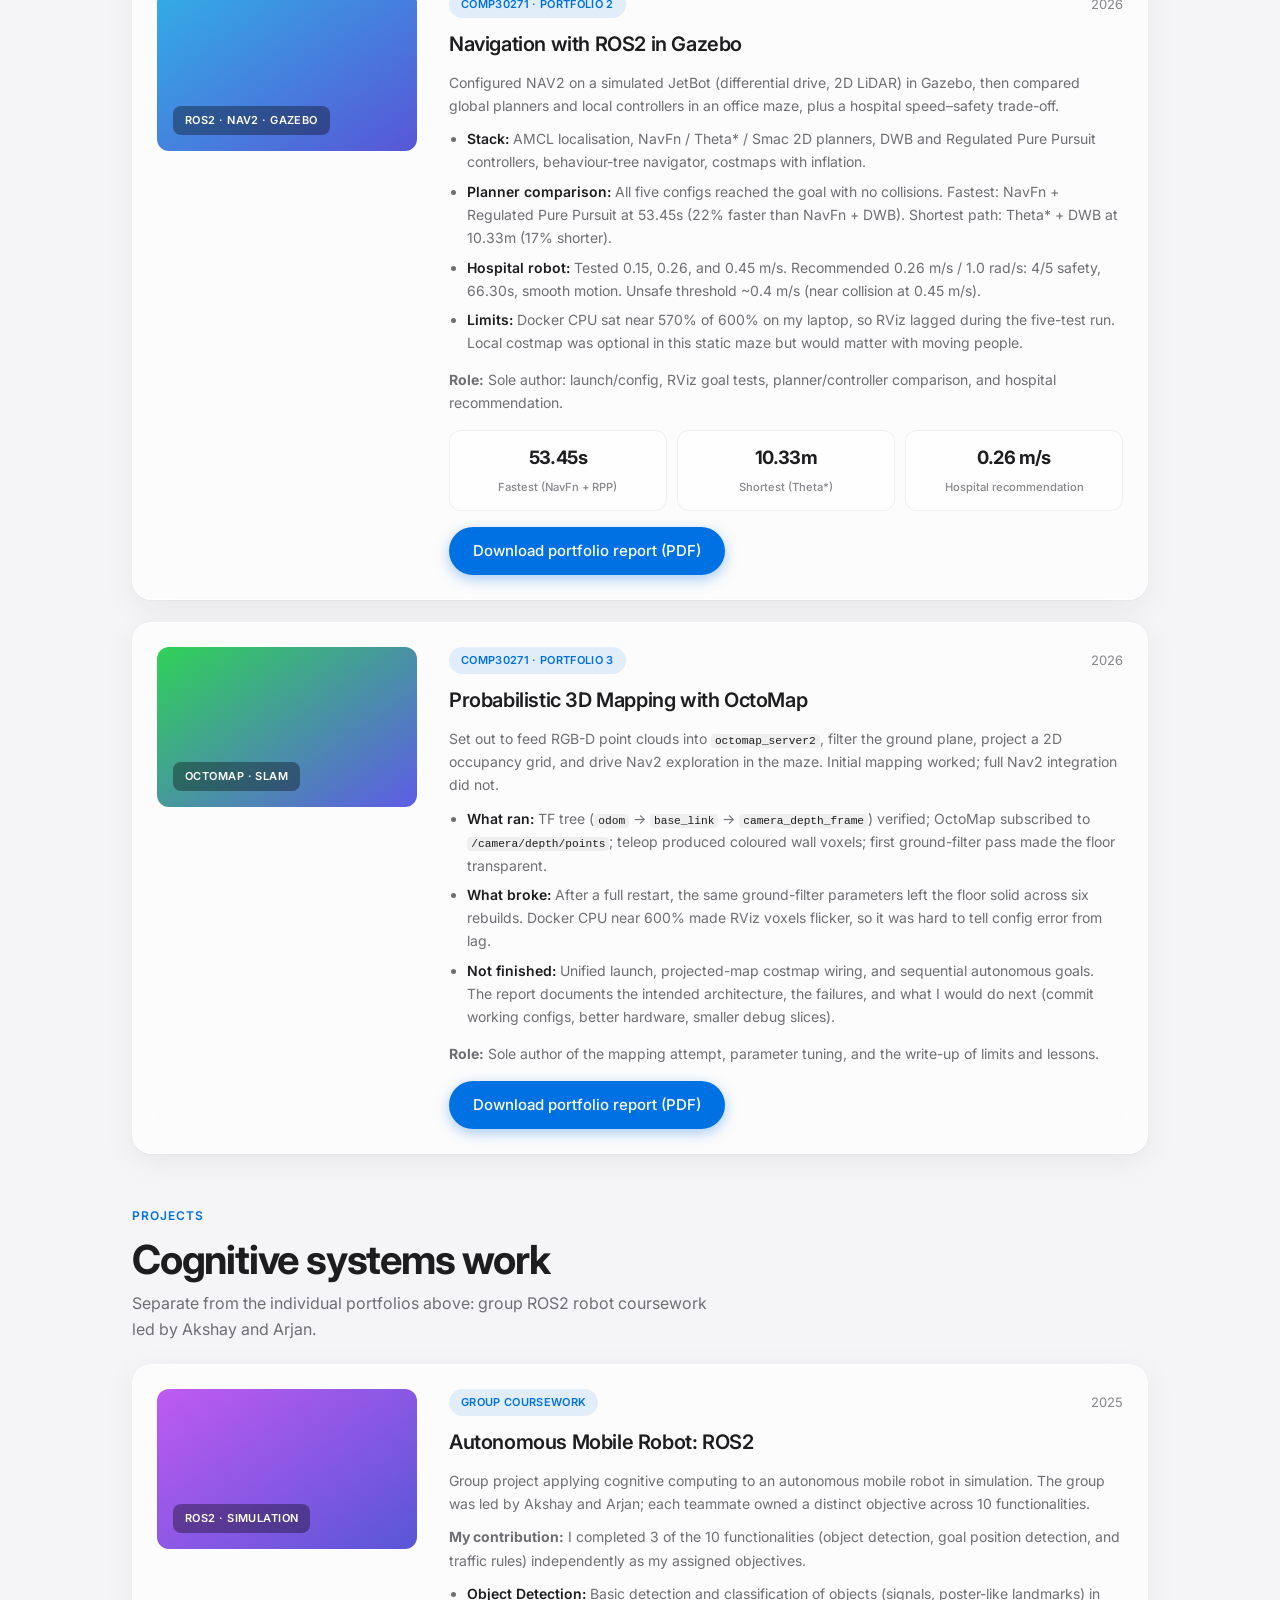
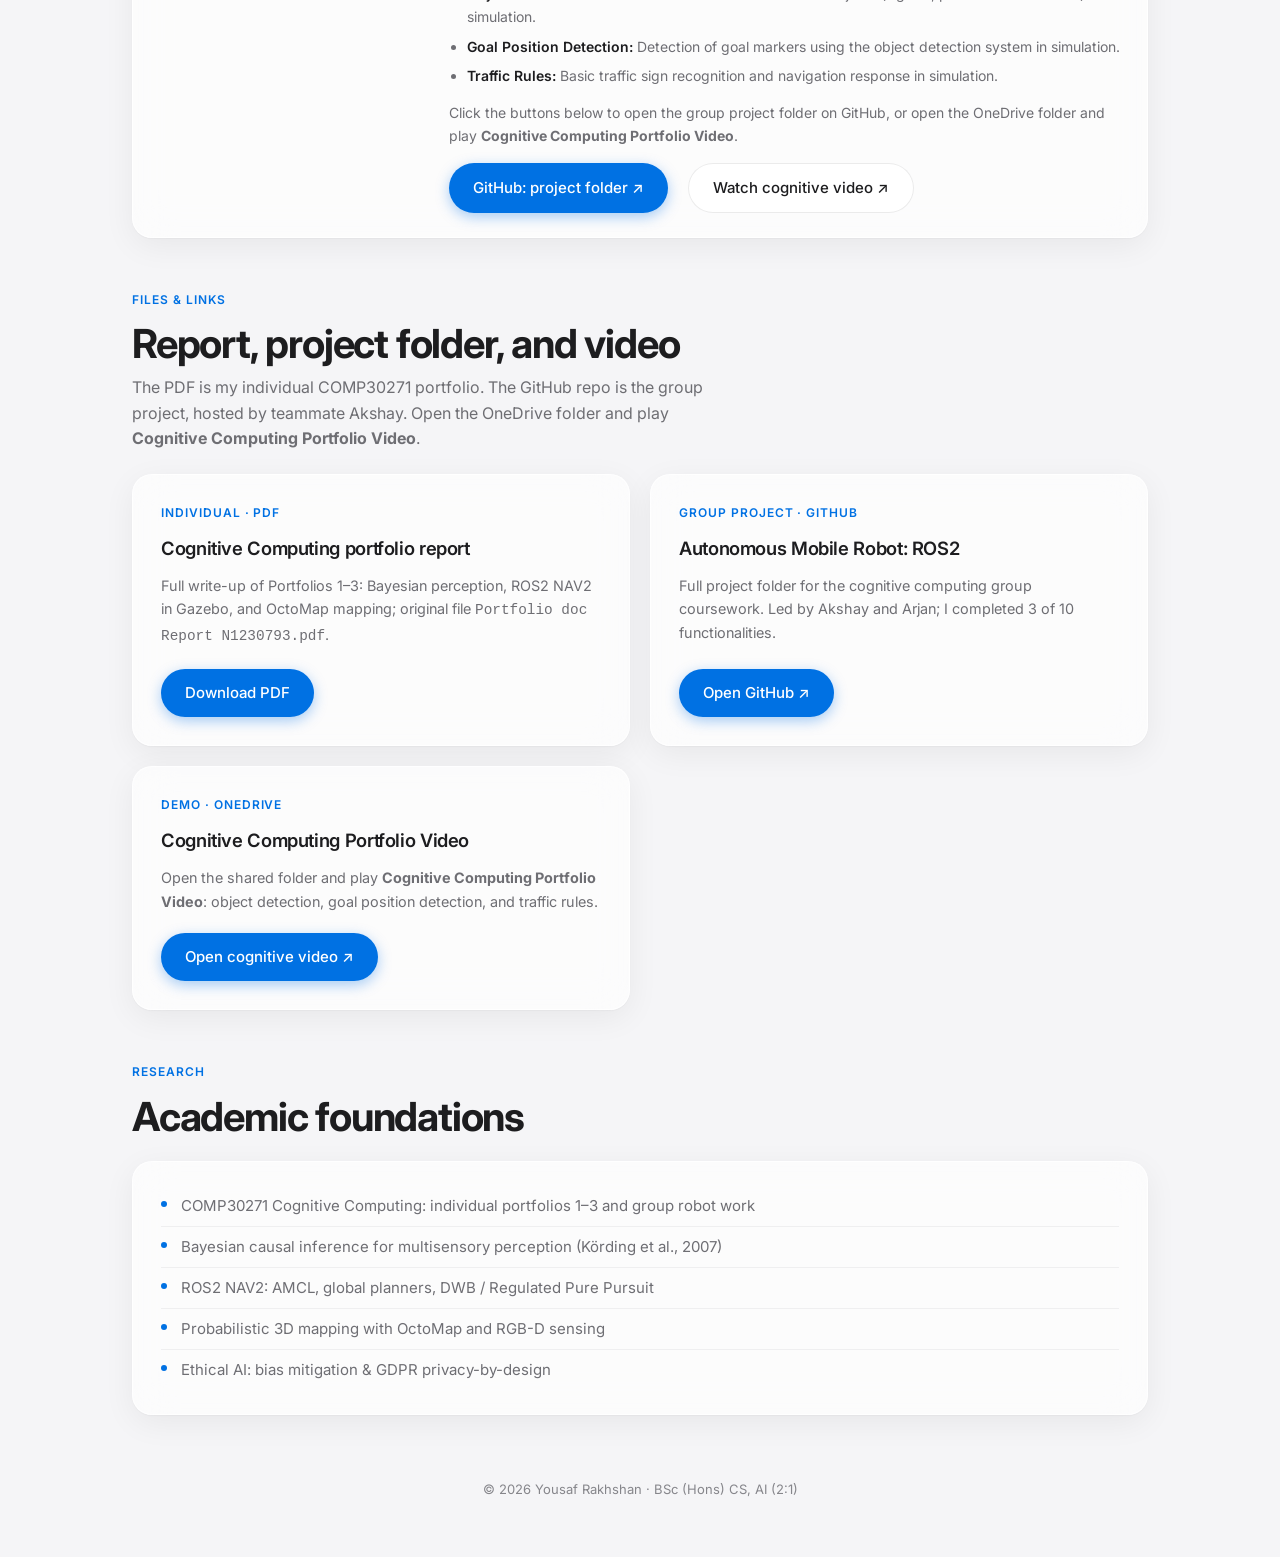
<file: cognitive.html>
<!DOCTYPE html>
<html lang="en">
<head>
  <meta charset="UTF-8" />
  <meta name="viewport" content="width=device-width, initial-scale=1.0, viewport-fit=cover" />
  <meta name="description" content="Yousaf Rakhshan. Cognitive computing, autonomous systems, and intelligent decision-making portfolio." />
  <title>Cognitive Computing · Yousaf Rakhshan</title>
  <link rel="preconnect" href="https://fonts.googleapis.com" />
  <link rel="preconnect" href="https://fonts.gstatic.com" crossorigin />
  <link href="https://fonts.googleapis.com/css2?family=Inter:wght@400;500;600;700&display=swap" rel="stylesheet" />
  <meta http-equiv="Cache-Control" content="no-cache, no-store, must-revalidate" />
  <link rel="stylesheet" href="styles.css?v=cog-portfolio-2026" />
</head>
<body>
  <div class="scroll-progress" role="progressbar" aria-label="Page scroll progress" aria-valuemin="0" aria-valuemax="100" aria-valuenow="0">
    <div class="scroll-progress-bar"></div>
  </div>

  <div class="ambient" aria-hidden="true">
    <div class="orb orb-a"></div>
    <div class="orb orb-b"></div>
    <div class="orb orb-c"></div>
  </div>

  <header class="site-header glass">
    <nav class="nav">
      <a href="index.html">Home</a>
      <a href="skills.html">Skills</a>
      <a href="ai.html">AI &amp; LLM</a>
      <a href="data.html">Data</a>
      <a href="cognitive.html" class="active">Cognitive</a>
      <a href="apps.html">Apps &amp; Web</a>
      <a href="upcoming.html">Upcoming</a>
      <a href="contact.html">Contact</a>
    </nav>
    <button class="menu-toggle" aria-label="Open menu" aria-expanded="false">
      <span></span><span></span>
    </button>
  </header>

  <main>
    <section class="page-hero glass-card">
      <p class="eyebrow">Cognitive focus</p>
      <h1>Cognitive Computing &amp; <span class="gradient-text">Autonomous Systems</span></h1>
      <p class="page-lead">
        Building systems that perceive, reason, and respond: Bayesian perception, ROS2 navigation in simulation, probabilistic 3D mapping, and a separate group robot project.
      </p>
      <div class="hero-actions">
        <a class="btn btn-primary" href="Yousaf-Rakhshan-Cognitive-Computing-Portfolio.pdf" download="Yousaf-Rakhshan-Cognitive-Computing-Portfolio.pdf">Download individual portfolio (PDF)</a>
        <a class="btn btn-glass" href="https://github.com/akshaymehay28/Autonomous-Mobile-Robot_ROS2" target="_blank" rel="noopener">GitHub: group ROS2 project ↗</a>
        <a class="btn btn-glass" href="https://1drv.ms/f/c/1d25dcc6835dd2a4/IgCz1BCA6hTmSqs3jeHPDaZsAZf6By2L3u3EVHBSFeifSNs?e=N3pi9l" target="_blank" rel="noopener">Watch cognitive video ↗</a>
      </div>
      <div class="hero-result">
        <div>
          <p class="module-grade-label">Module result</p>
          <p class="module-grade-name">Cognitive Computing</p>
        </div>
        <p class="module-grade-mark grade-first-text">First</p>
      </div>
    </section>

    <section class="section" id="individual-portfolio">
      <div class="section-head">
        <p class="eyebrow">Individual portfolio</p>
        <h2>Perception, navigation, and 3D mapping</h2>
        <p class="section-desc">COMP30271 individual submissions: Bayesian programming for perception, ROS2 navigation in Gazebo, and OctoMap mapping. This is my own report, not the group robot project below.</p>
      </div>

      <div class="featured-projects">
        <article id="bayesian-perception" class="project-feature glass-card">
          <div class="project-visual visual-bayes" role="img" aria-label="Bayesian programming for perception">
            <span class="visual-label">Bayesian · Perception</span>
          </div>
          <div class="project-body">
            <div class="project-meta">
              <span class="tag">COMP30271 · Portfolio 1</span>
              <span class="year">2026</span>
            </div>
            <h3>Bayesian Programming for Perception</h3>
            <p class="project-problem">Implemented Körding et al.’s generative model of audiovisual localisation to reproduce the ventriloquist effect: the brain infers whether sight and sound share a cause, then fuses or separates them according to sensory reliability.</p>
            <ul class="contribution-list">
              <li><strong>Generative model:</strong> Bernoulli causal structure (one source vs two), Gaussian spatial prior, and modality-specific noise so vision is more precise than audition, matching the Körding parameter regime.</li>
              <li><strong>Ideal observer:</strong> Posterior over common vs independent causes, then inverse-variance fusion when a common cause is likely. Partial integration appears when evidence is ambiguous.</li>
              <li><strong>10-trial qualitative run:</strong> Segregation for large disparities, partial fusion when cues overlap, strong visual capture on clear C=1 trials, and occasional noise-driven misclassifications.</li>
              <li><strong>1,000-trial metrics:</strong> Causal accuracy ~81.9% (sensitivity 83.5%, specificity 80.3%); visual MAE 1.73° vs auditory ~5.5°; auditory ventriloquist shift 2.55° vs visual 0.14°.</li>
            </ul>
            <p><strong>Role:</strong> Sole author of the generative model, experiment loop, evaluation, and write-up. The ideal observer was the provided inference module.</p>
            <div class="stat-row">
              <div class="stat-pill">
                <strong>81.9%</strong>
                <span>Causal accuracy</span>
              </div>
              <div class="stat-pill">
                <strong>2.55°</strong>
                <span>Auditory shift</span>
              </div>
              <div class="stat-pill">
                <strong>0.14°</strong>
                <span>Visual shift</span>
              </div>
            </div>
            <div class="card-links">
              <a class="btn btn-primary" href="Yousaf-Rakhshan-Cognitive-Computing-Portfolio.pdf" download="Yousaf-Rakhshan-Cognitive-Computing-Portfolio.pdf">Download portfolio report (PDF)</a>
            </div>
          </div>
        </article>

        <article id="ros2-navigation" class="project-feature glass-card">
          <div class="project-visual visual-nav" role="img" aria-label="ROS2 navigation in Gazebo">
            <span class="visual-label">ROS2 · NAV2 · Gazebo</span>
          </div>
          <div class="project-body">
            <div class="project-meta">
              <span class="tag">COMP30271 · Portfolio 2</span>
              <span class="year">2026</span>
            </div>
            <h3>Navigation with ROS2 in Gazebo</h3>
            <p class="project-problem">Configured NAV2 on a simulated JetBot (differential drive, 2D LiDAR) in Gazebo, then compared global planners and local controllers in an office maze, plus a hospital speed–safety trade-off.</p>
            <ul class="contribution-list">
              <li><strong>Stack:</strong> AMCL localisation, NavFn / Theta* / Smac 2D planners, DWB and Regulated Pure Pursuit controllers, behaviour-tree navigator, costmaps with inflation.</li>
              <li><strong>Planner comparison:</strong> All five configs reached the goal with no collisions. Fastest: NavFn + Regulated Pure Pursuit at 53.45s (22% faster than NavFn + DWB). Shortest path: Theta* + DWB at 10.33m (17% shorter).</li>
              <li><strong>Hospital robot:</strong> Tested 0.15, 0.26, and 0.45 m/s. Recommended 0.26 m/s / 1.0 rad/s: 4/5 safety, 66.30s, smooth motion. Unsafe threshold ~0.4 m/s (near collision at 0.45 m/s).</li>
              <li><strong>Limits:</strong> Docker CPU sat near 570% of 600% on my laptop, so RViz lagged during the five-test run. Local costmap was optional in this static maze but would matter with moving people.</li>
            </ul>
            <p><strong>Role:</strong> Sole author: launch/config, RViz goal tests, planner/controller comparison, and hospital recommendation.</p>
            <div class="stat-row">
              <div class="stat-pill">
                <strong>53.45s</strong>
                <span>Fastest (NavFn + RPP)</span>
              </div>
              <div class="stat-pill">
                <strong>10.33m</strong>
                <span>Shortest (Theta*)</span>
              </div>
              <div class="stat-pill">
                <strong>0.26 m/s</strong>
                <span>Hospital recommendation</span>
              </div>
            </div>
            <div class="card-links">
              <a class="btn btn-primary" href="Yousaf-Rakhshan-Cognitive-Computing-Portfolio.pdf" download="Yousaf-Rakhshan-Cognitive-Computing-Portfolio.pdf">Download portfolio report (PDF)</a>
            </div>
          </div>
        </article>

        <article id="octomap-slam" class="project-feature glass-card">
          <div class="project-visual visual-slam" role="img" aria-label="OctoMap probabilistic 3D mapping">
            <span class="visual-label">OctoMap · SLAM</span>
          </div>
          <div class="project-body">
            <div class="project-meta">
              <span class="tag">COMP30271 · Portfolio 3</span>
              <span class="year">2026</span>
            </div>
            <h3>Probabilistic 3D Mapping with OctoMap</h3>
            <p class="project-problem">Set out to feed RGB-D point clouds into <code>octomap_server2</code>, filter the ground plane, project a 2D occupancy grid, and drive Nav2 exploration in the maze. Initial mapping worked; full Nav2 integration did not.</p>
            <ul class="contribution-list">
              <li><strong>What ran:</strong> TF tree (<code>odom</code> → <code>base_link</code> → <code>camera_depth_frame</code>) verified; OctoMap subscribed to <code>/camera/depth/points</code>; teleop produced coloured wall voxels; first ground-filter pass made the floor transparent.</li>
              <li><strong>What broke:</strong> After a full restart, the same ground-filter parameters left the floor solid across six rebuilds. Docker CPU near 600% made RViz voxels flicker, so it was hard to tell config error from lag.</li>
              <li><strong>Not finished:</strong> Unified launch, projected-map costmap wiring, and sequential autonomous goals. The report documents the intended architecture, the failures, and what I would do next (commit working configs, better hardware, smaller debug slices).</li>
            </ul>
            <p><strong>Role:</strong> Sole author of the mapping attempt, parameter tuning, and the write-up of limits and lessons.</p>
            <div class="card-links">
              <a class="btn btn-primary" href="Yousaf-Rakhshan-Cognitive-Computing-Portfolio.pdf" download="Yousaf-Rakhshan-Cognitive-Computing-Portfolio.pdf">Download portfolio report (PDF)</a>
            </div>
          </div>
        </article>
      </div>
    </section>

    <section class="section" id="group-project">
      <div class="section-head">
        <p class="eyebrow">Projects</p>
        <h2>Cognitive systems work</h2>
        <p class="section-desc">Separate from the individual portfolios above: group ROS2 robot coursework led by Akshay and Arjan.</p>
      </div>

      <div class="featured-projects">
        <article class="project-feature glass-card">
          <div class="project-visual visual-ml" role="img" aria-label="ROS2 autonomous robot group project">
            <span class="visual-label">ROS2 · Simulation</span>
          </div>
          <div class="project-body">
            <div class="project-meta">
              <span class="tag">Group Coursework</span>
              <span class="year">2025</span>
            </div>
            <h3>Autonomous Mobile Robot: ROS2</h3>
            <p class="project-problem">Group project applying cognitive computing to an autonomous mobile robot in simulation. The group was led by Akshay and Arjan; each teammate owned a distinct objective across 10 functionalities.</p>
            <p><strong>My contribution:</strong> I completed 3 of the 10 functionalities (object detection, goal position detection, and traffic rules) independently as my assigned objectives.</p>
            <ul class="contribution-list">
              <li><strong>Object Detection:</strong> Basic detection and classification of objects (signals, poster-like landmarks) in simulation.</li>
              <li><strong>Goal Position Detection:</strong> Detection of goal markers using the object detection system in simulation.</li>
              <li><strong>Traffic Rules:</strong> Basic traffic sign recognition and navigation response in simulation.</li>
            </ul>
            <p>Click the buttons below to open the group project folder on GitHub, or open the OneDrive folder and play <strong>Cognitive Computing Portfolio Video</strong>.</p>
            <div class="card-links">
              <a class="btn btn-primary" href="https://github.com/akshaymehay28/Autonomous-Mobile-Robot_ROS2" target="_blank" rel="noopener">GitHub: project folder ↗</a>
              <a class="btn btn-glass" href="https://1drv.ms/f/c/1d25dcc6835dd2a4/IgCz1BCA6hTmSqs3jeHPDaZsAZf6By2L3u3EVHBSFeifSNs?e=N3pi9l" target="_blank" rel="noopener">Watch cognitive video ↗</a>
            </div>
          </div>
        </article>
      </div>
    </section>

    <section class="section" id="links">
      <div class="section-head">
        <p class="eyebrow">Files &amp; links</p>
        <h2>Report, project folder, and video</h2>
        <p class="section-desc">The PDF is my individual COMP30271 portfolio. The GitHub repo is the group project, hosted by teammate Akshay. Open the OneDrive folder and play <strong>Cognitive Computing Portfolio Video</strong>.</p>
      </div>
      <div class="download-grid">
        <article class="download-card glass-card">
          <p class="eyebrow">Individual · PDF</p>
          <h3>Cognitive Computing portfolio report</h3>
          <p>Full write-up of Portfolios 1–3: Bayesian perception, ROS2 NAV2 in Gazebo, and OctoMap mapping; original file <code>Portfolio doc Report N1230793.pdf</code>.</p>
          <a class="btn btn-primary" href="Yousaf-Rakhshan-Cognitive-Computing-Portfolio.pdf" download="Yousaf-Rakhshan-Cognitive-Computing-Portfolio.pdf">Download PDF</a>
        </article>
        <article class="download-card glass-card">
          <p class="eyebrow">Group project · GitHub</p>
          <h3>Autonomous Mobile Robot: ROS2</h3>
          <p>Full project folder for the cognitive computing group coursework. Led by Akshay and Arjan; I completed 3 of 10 functionalities.</p>
          <a class="btn btn-primary" href="https://github.com/akshaymehay28/Autonomous-Mobile-Robot_ROS2" target="_blank" rel="noopener">Open GitHub ↗</a>
        </article>
        <article class="download-card glass-card">
          <p class="eyebrow">Demo · OneDrive</p>
          <h3>Cognitive Computing Portfolio Video</h3>
          <p>Open the shared folder and play <strong>Cognitive Computing Portfolio Video</strong>: object detection, goal position detection, and traffic rules.</p>
          <a class="btn btn-primary" href="https://1drv.ms/f/c/1d25dcc6835dd2a4/IgCz1BCA6hTmSqs3jeHPDaZsAZf6By2L3u3EVHBSFeifSNs?e=N3pi9l" target="_blank" rel="noopener">Open cognitive video ↗</a>
        </article>
      </div>
    </section>

    <section class="section">
      <div class="section-head">
        <p class="eyebrow">Research</p>
        <h2>Academic foundations</h2>
      </div>
      <div class="module-list glass-card">
        <ul>
          <li>COMP30271 Cognitive Computing: individual portfolios 1–3 and group robot work</li>
          <li>Bayesian causal inference for multisensory perception (Körding et al., 2007)</li>
          <li>ROS2 NAV2: AMCL, global planners, DWB / Regulated Pure Pursuit</li>
          <li>Probabilistic 3D mapping with OctoMap and RGB-D sensing</li>
          <li>Ethical AI: bias mitigation &amp; GDPR privacy-by-design</li>
        </ul>
      </div>
    </section>
  </main>

  <footer class="site-footer">
    <p>© <span id="year"></span> Yousaf Rakhshan · BSc (Hons) CS, AI (2:1)</p>
  </footer>

  <button class="back-to-top" type="button" aria-label="Back to top">
    <svg viewBox="0 0 24 24" aria-hidden="true" focusable="false">
      <path fill="currentColor" d="M12 5.5 5.5 12l1.4 1.4L11 9.3V19h2V9.3l4.1 4.1 1.4-1.4z"/>
    </svg>
  </button>

  <script src="script.js"></script>
</body>
</html>
</file>
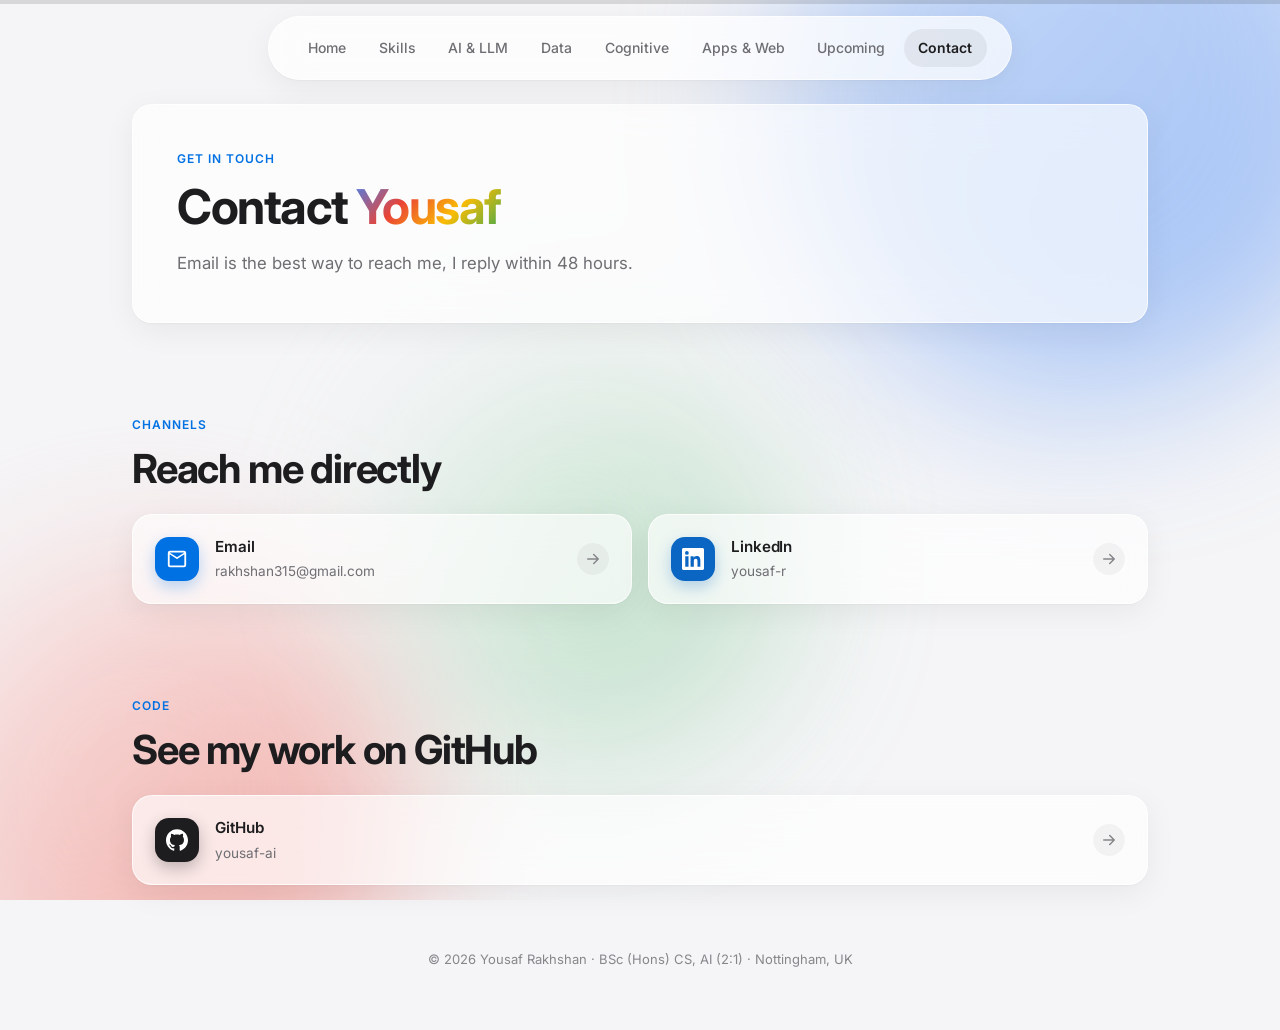
<file: contact.html>
<!DOCTYPE html>
<html lang="en">
<head>
  <meta charset="UTF-8" />
  <meta name="viewport" content="width=device-width, initial-scale=1.0, viewport-fit=cover" />
  <meta name="description" content="Contact Yousaf Rakhshan. Email is the best way to reach me, with replies within 48 hours. Based in Nottingham, UK; open to relocating to Riyadh, KSA." />
  <title>Contact · Yousaf Rakhshan</title>
  <link rel="preconnect" href="https://fonts.googleapis.com" />
  <link rel="preconnect" href="https://fonts.gstatic.com" crossorigin />
  <link href="https://fonts.googleapis.com/css2?family=Inter:wght@400;500;600;700&display=swap" rel="stylesheet" />
  <link rel="stylesheet" href="styles.css?v=contact-2026-3" />
</head>
<body>
  <div class="scroll-progress" role="progressbar" aria-label="Page scroll progress" aria-valuemin="0" aria-valuemax="100" aria-valuenow="0">
    <div class="scroll-progress-bar"></div>
  </div>

  <div class="ambient" aria-hidden="true">
    <div class="orb orb-a"></div>
    <div class="orb orb-b"></div>
    <div class="orb orb-c"></div>
  </div>

  <header class="site-header glass">
    <nav class="nav">
      <a href="index.html">Home</a>
      <a href="skills.html">Skills</a>
      <a href="ai.html">AI &amp; LLM</a>
      <a href="data.html">Data</a>
      <a href="cognitive.html">Cognitive</a>
      <a href="apps.html">Apps &amp; Web</a>
      <a href="upcoming.html">Upcoming</a>
      <a href="contact.html" class="active">Contact</a>
    </nav>
    <button class="menu-toggle" aria-label="Open menu" aria-expanded="false">
      <span></span><span></span>
    </button>
  </header>

  <main>
    <section class="page-hero glass-card">
      <p class="eyebrow">Get in touch</p>
      <h1>Contact <span class="gradient-text">Yousaf</span></h1>
      <p class="page-lead">
        Email is the best way to reach me, I reply within 48 hours.
      </p>
    </section>

    <section class="section contact-section">
      <div class="section-head">
        <p class="eyebrow">Channels</p>
        <h2>Reach me directly</h2>
      </div>
      <div class="contact-grid">
        <a class="contact-card glass-card" href="mailto:rakhshan315@gmail.com">
          <span class="contact-icon contact-icon-mail" aria-hidden="true">
            <svg viewBox="0 0 24 24" width="22" height="22"><path fill="currentColor" d="M2 5.5A2.5 2.5 0 0 1 4.5 3h15A2.5 2.5 0 0 1 22 5.5v13a2.5 2.5 0 0 1-2.5 2.5h-15A2.5 2.5 0 0 1 2 18.5v-13zm2.5-.5a.5.5 0 0 0-.25.07L12 10.13l7.75-5.06A.5.5 0 0 0 19.5 5h-15zM20 6.94l-7.43 4.85a1 1 0 0 1-1.14 0L4 6.94V18.5a.5.5 0 0 0 .5.5h15a.5.5 0 0 0 .5-.5V6.94z"/></svg>
          </span>
          <span class="contact-body">
            <span class="contact-label">Email</span>
            <span class="contact-value">rakhshan315@gmail.com</span>
          </span>
          <span class="contact-arrow" aria-hidden="true">
            <svg viewBox="0 0 24 24" width="18" height="18"><path fill="none" stroke="currentColor" stroke-width="2" stroke-linecap="round" stroke-linejoin="round" d="M5 12h14M13 6l6 6-6 6"/></svg>
          </span>
        </a>
        <a class="contact-card glass-card" href="https://linkedin.com/in/yousaf-r" target="_blank" rel="noopener" aria-label="LinkedIn, yousaf-r">
          <span class="contact-icon contact-icon-linkedin" aria-hidden="true">
            <svg viewBox="0 0 24 24" width="22" height="22"><path fill="currentColor" d="M20.45 20.45h-3.55v-5.57c0-1.33-.03-3.04-1.85-3.04-1.85 0-2.14 1.45-2.14 2.94v5.67H9.35V9h3.28v1.56h.05c.46-.87 1.57-1.79 3.24-1.79 3.46 0 4.1 2.28 4.1 5.24v6.44zM5.34 7.43a2.06 2.06 0 1 1 0-4.12 2.06 2.06 0 0 1 0 4.12zM7.12 20.45H3.56V9h3.56v11.45zM22.23 0H1.77C.79 0 0 .77 0 1.73v20.54C0 23.23.79 24 1.77 24h20.46C23.21 24 24 23.23 24 22.27V1.73C24 .77 23.21 0 22.23 0z"/></svg>
          </span>
          <span class="contact-body">
            <span class="contact-label">LinkedIn</span>
            <span class="contact-value">yousaf-r</span>
          </span>
          <span class="contact-arrow" aria-hidden="true">
            <svg viewBox="0 0 24 24" width="18" height="18"><path fill="none" stroke="currentColor" stroke-width="2" stroke-linecap="round" stroke-linejoin="round" d="M5 12h14M13 6l6 6-6 6"/></svg>
          </span>
        </a>
      </div>
    </section>

    <section class="section contact-section">
      <div class="section-head">
        <p class="eyebrow">Code</p>
        <h2>See my work on GitHub</h2>
      </div>
      <div class="contact-grid">
        <a class="contact-card glass-card" href="https://github.com/yousaf-ai" target="_blank" rel="noopener" aria-label="GitHub, yousaf-ai">
          <span class="contact-icon contact-icon-github" aria-hidden="true">
            <svg viewBox="0 0 24 24" width="22" height="22"><path fill="currentColor" d="M12 .297c-6.63 0-12 5.373-12 12 0 5.303 3.438 9.8 8.205 11.385.6.113.82-.258.82-.577 0-.285-.01-1.04-.015-2.04-3.338.724-4.042-1.61-4.042-1.61C4.422 18.07 3.633 17.7 3.633 17.7c-1.087-.744.084-.729.084-.729 1.205.084 1.838 1.236 1.838 1.236 1.07 1.835 2.809 1.305 3.495.998.108-.776.417-1.305.76-1.605-2.665-.3-5.466-1.332-5.466-5.93 0-1.31.465-2.38 1.235-3.22-.135-.303-.54-1.523.105-3.176 0 0 1.005-.322 3.3 1.23.96-.267 1.98-.399 3-.405 1.02.006 2.04.138 3 .405 2.28-1.552 3.285-1.23 3.285-1.23.645 1.653.24 2.873.12 3.176.765.84 1.23 1.91 1.23 3.22 0 4.61-2.805 5.625-5.475 5.92.42.36.81 1.096.81 2.22 0 1.606-.015 2.896-.015 3.286 0 .315.21.69.825.57C20.565 22.092 24 17.592 24 12.297c0-6.627-5.373-12-12-12"/></svg>
          </span>
          <span class="contact-body">
            <span class="contact-label">GitHub</span>
            <span class="contact-value">yousaf-ai</span>
          </span>
          <span class="contact-arrow" aria-hidden="true">
            <svg viewBox="0 0 24 24" width="18" height="18"><path fill="none" stroke="currentColor" stroke-width="2" stroke-linecap="round" stroke-linejoin="round" d="M5 12h14M13 6l6 6-6 6"/></svg>
          </span>
        </a>
      </div>
    </section>
  </main>

  <footer class="site-footer">
    <p>© <span id="year"></span> Yousaf Rakhshan · BSc (Hons) CS, AI (2:1) · Nottingham, UK</p>
  </footer>

  <button class="back-to-top" type="button" aria-label="Back to top">
    <svg viewBox="0 0 24 24" aria-hidden="true" focusable="false">
      <path fill="currentColor" d="M12 5.5 5.5 12l1.4 1.4L11 9.3V19h2V9.3l4.1 4.1 1.4-1.4z"/>
    </svg>
  </button>

  <script src="script.js"></script>
</body>
</html>
</file>
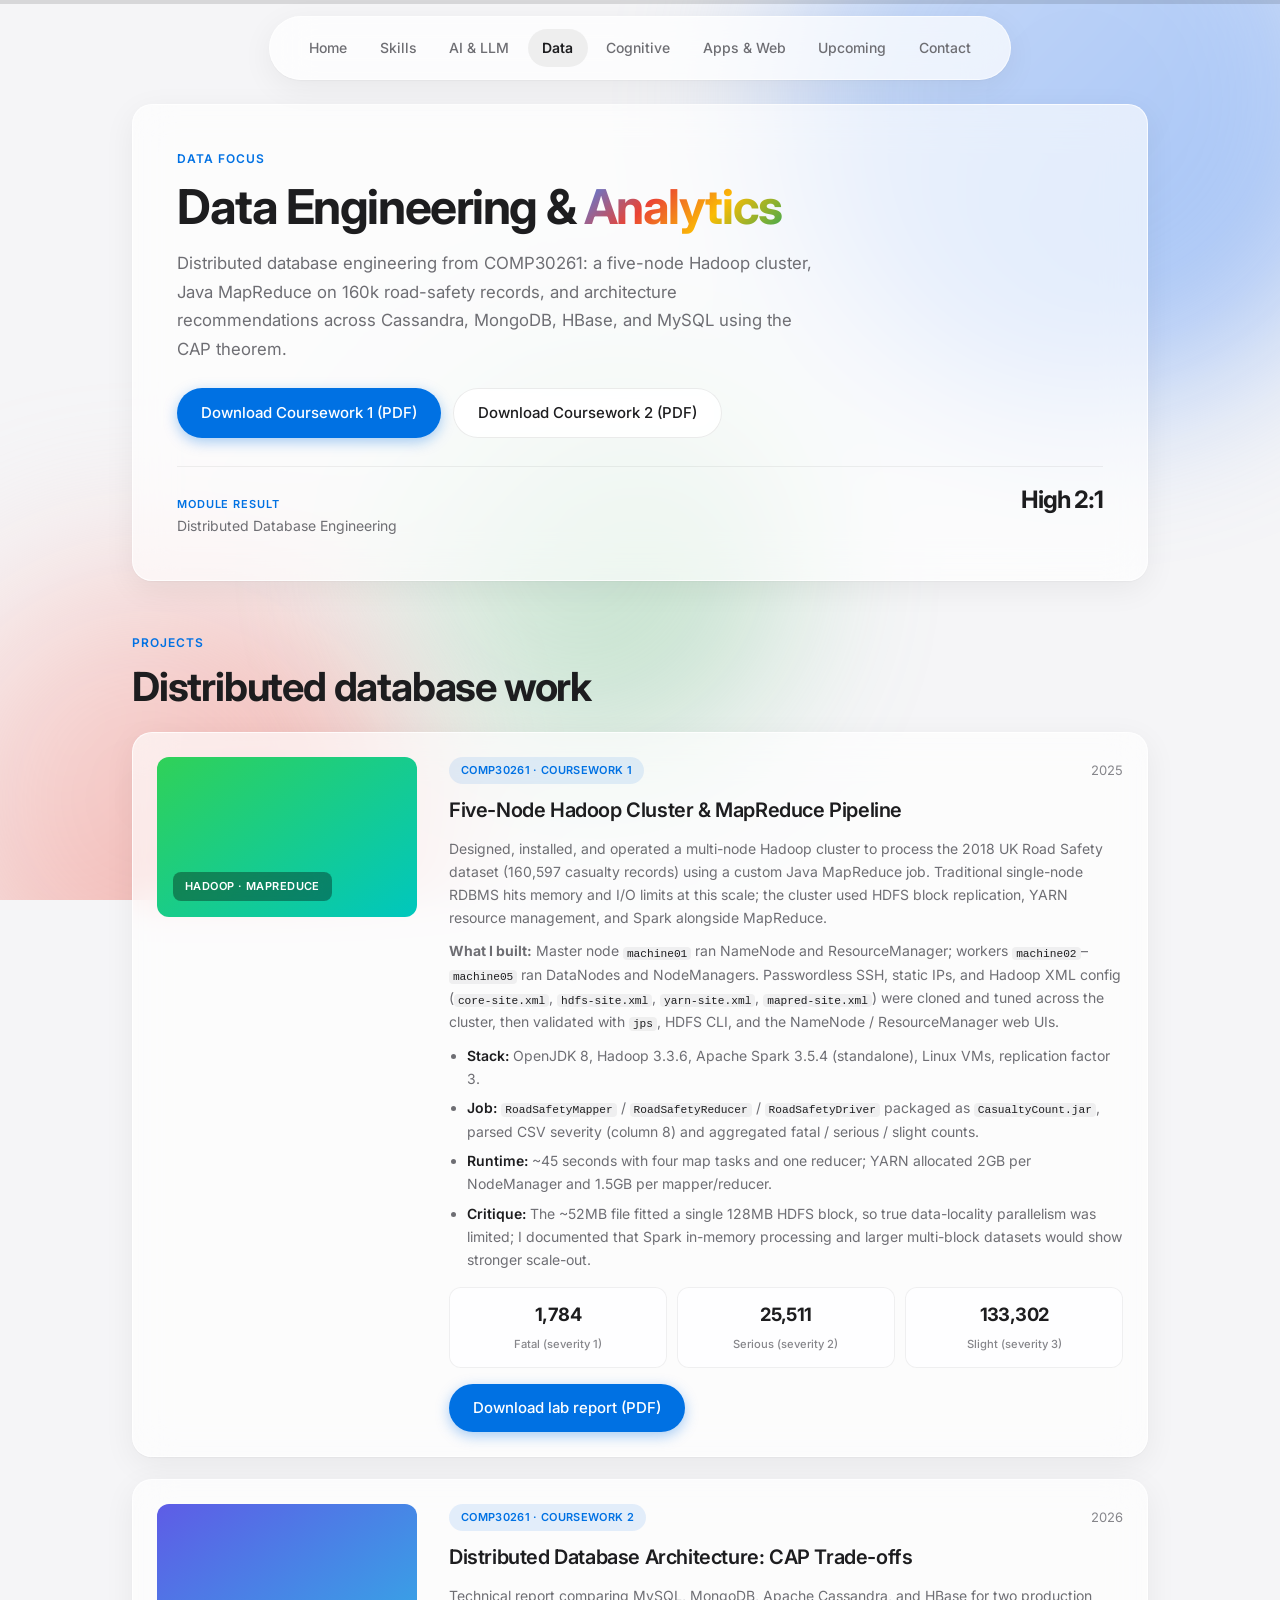
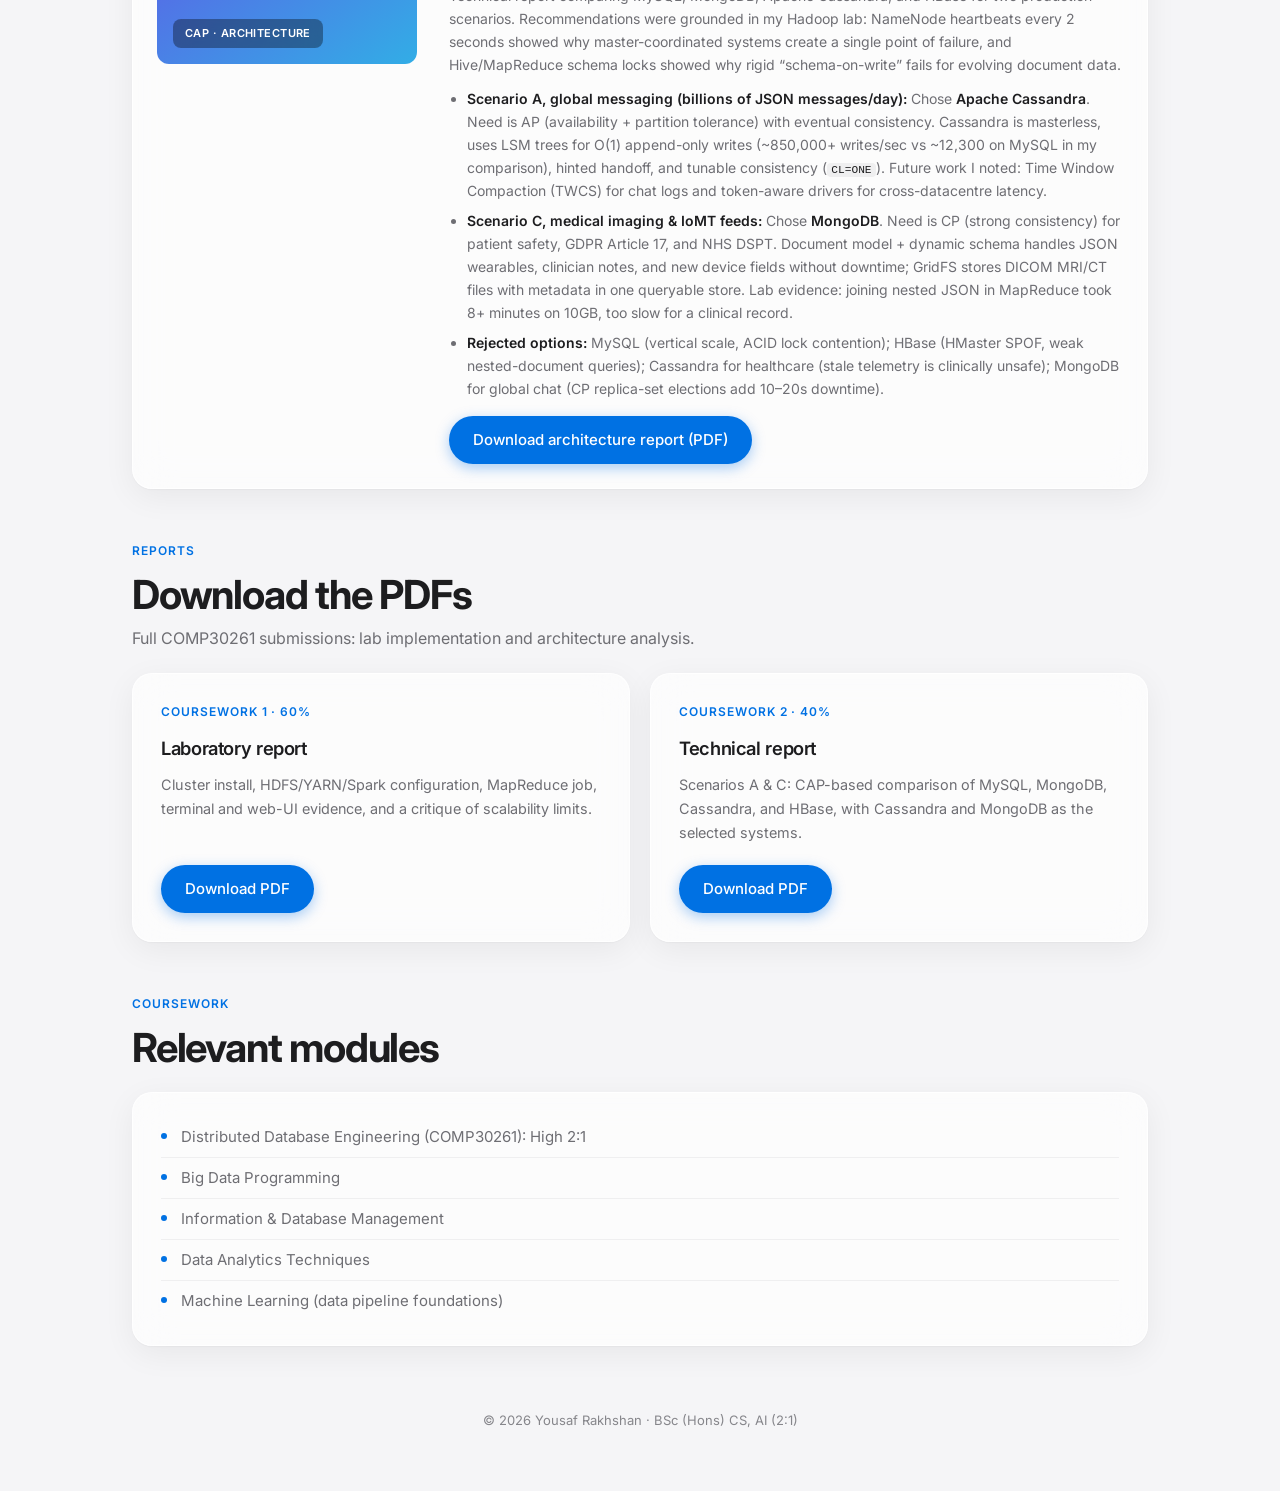
<file: data.html>
<!DOCTYPE html>
<html lang="en">
<head>
  <meta charset="UTF-8" />
  <meta name="viewport" content="width=device-width, initial-scale=1.0, viewport-fit=cover" />
  <meta name="description" content="Yousaf Rakhshan. Hadoop cluster, MapReduce, Spark, Cassandra, MongoDB, and distributed database engineering coursework." />
  <title>Data Engineering · Yousaf Rakhshan</title>
  <link rel="preconnect" href="https://fonts.googleapis.com" />
  <link rel="preconnect" href="https://fonts.gstatic.com" crossorigin />
  <link href="https://fonts.googleapis.com/css2?family=Inter:wght@400;500;600;700&display=swap" rel="stylesheet" />
  <meta http-equiv="Cache-Control" content="no-cache, no-store, must-revalidate" />
  <link rel="stylesheet" href="styles.css?v=github-icon-2026" />
</head>
<body>
  <div class="scroll-progress" role="progressbar" aria-label="Page scroll progress" aria-valuemin="0" aria-valuemax="100" aria-valuenow="0">
    <div class="scroll-progress-bar"></div>
  </div>

  <div class="ambient" aria-hidden="true">
    <div class="orb orb-a"></div>
    <div class="orb orb-b"></div>
    <div class="orb orb-c"></div>
  </div>

  <header class="site-header glass">
    <nav class="nav">
      <a href="index.html">Home</a>
      <a href="skills.html">Skills</a>
      <a href="ai.html">AI &amp; LLM</a>
      <a href="data.html" class="active">Data</a>
      <a href="cognitive.html">Cognitive</a>
      <a href="apps.html">Apps &amp; Web</a>
      <a href="upcoming.html">Upcoming</a>
      <a href="contact.html">Contact</a>
    </nav>
    <button class="menu-toggle" aria-label="Open menu" aria-expanded="false">
      <span></span><span></span>
    </button>
  </header>

  <main>
    <section class="page-hero glass-card">
      <p class="eyebrow">Data focus</p>
      <h1>Data Engineering &amp; <span class="gradient-text">Analytics</span></h1>
      <p class="page-lead">
        Distributed database engineering from COMP30261: a five-node Hadoop cluster, Java MapReduce on 160k road-safety records, and architecture recommendations across Cassandra, MongoDB, HBase, and MySQL using the CAP theorem.
      </p>
      <div class="hero-actions">
        <a class="btn btn-primary" href="Yousaf-Rakhshan-Hadoop-Cluster-Report.pdf" download="Yousaf-Rakhshan-Hadoop-Cluster-Report.pdf">Download Coursework 1 (PDF)</a>
        <a class="btn btn-glass" href="Yousaf-Rakhshan-Database-Architecture-Report.pdf" download="Yousaf-Rakhshan-Database-Architecture-Report.pdf">Download Coursework 2 (PDF)</a>
      </div>
      <div class="hero-result">
        <div>
          <p class="module-grade-label">Module result</p>
          <p class="module-grade-name">Distributed Database Engineering</p>
        </div>
        <p class="module-grade-mark">High 2:1</p>
      </div>
    </section>

    <section class="section">
      <div class="section-head">
        <p class="eyebrow">Projects</p>
        <h2>Distributed database work</h2>
      </div>

      <div class="featured-projects">
        <article class="project-feature glass-card">
          <div class="project-visual visual-db" role="img" aria-label="Hadoop multi-node cluster">
            <span class="visual-label">Hadoop · MapReduce</span>
          </div>
          <div class="project-body">
            <div class="project-meta">
              <span class="tag">COMP30261 · Coursework 1</span>
              <span class="year">2025</span>
            </div>
            <h3>Five-Node Hadoop Cluster &amp; MapReduce Pipeline</h3>
            <p class="project-problem">Designed, installed, and operated a multi-node Hadoop cluster to process the 2018 UK Road Safety dataset (160,597 casualty records) using a custom Java MapReduce job. Traditional single-node RDBMS hits memory and I/O limits at this scale; the cluster used HDFS block replication, YARN resource management, and Spark alongside MapReduce.</p>
            <p><strong>What I built:</strong> Master node <code>machine01</code> ran NameNode and ResourceManager; workers <code>machine02</code>–<code>machine05</code> ran DataNodes and NodeManagers. Passwordless SSH, static IPs, and Hadoop XML config (<code>core-site.xml</code>, <code>hdfs-site.xml</code>, <code>yarn-site.xml</code>, <code>mapred-site.xml</code>) were cloned and tuned across the cluster, then validated with <code>jps</code>, HDFS CLI, and the NameNode / ResourceManager web UIs.</p>
            <ul class="contribution-list">
              <li><strong>Stack:</strong> OpenJDK 8, Hadoop 3.3.6, Apache Spark 3.5.4 (standalone), Linux VMs, replication factor 3.</li>
              <li><strong>Job:</strong> <code>RoadSafetyMapper</code> / <code>RoadSafetyReducer</code> / <code>RoadSafetyDriver</code> packaged as <code>CasualtyCount.jar</code>, parsed CSV severity (column 8) and aggregated fatal / serious / slight counts.</li>
              <li><strong>Runtime:</strong> ~45 seconds with four map tasks and one reducer; YARN allocated 2GB per NodeManager and 1.5GB per mapper/reducer.</li>
              <li><strong>Critique:</strong> The ~52MB file fitted a single 128MB HDFS block, so true data-locality parallelism was limited; I documented that Spark in-memory processing and larger multi-block datasets would show stronger scale-out.</li>
            </ul>
            <div class="stat-row">
              <div class="stat-pill">
                <strong>1,784</strong>
                <span>Fatal (severity 1)</span>
              </div>
              <div class="stat-pill">
                <strong>25,511</strong>
                <span>Serious (severity 2)</span>
              </div>
              <div class="stat-pill">
                <strong>133,302</strong>
                <span>Slight (severity 3)</span>
              </div>
            </div>
            <div class="card-links">
              <a class="btn btn-primary" href="Yousaf-Rakhshan-Hadoop-Cluster-Report.pdf" download="Yousaf-Rakhshan-Hadoop-Cluster-Report.pdf">Download lab report (PDF)</a>
            </div>
          </div>
        </article>

        <article class="project-feature glass-card">
          <div class="project-visual visual-arch" role="img" aria-label="Database architecture comparison">
            <span class="visual-label">CAP · Architecture</span>
          </div>
          <div class="project-body">
            <div class="project-meta">
              <span class="tag">COMP30261 · Coursework 2</span>
              <span class="year">2026</span>
            </div>
            <h3>Distributed Database Architecture: CAP Trade-offs</h3>
            <p class="project-problem">Technical report comparing MySQL, MongoDB, Apache Cassandra, and HBase for two production scenarios. Recommendations were grounded in my Hadoop lab: NameNode heartbeats every 2 seconds showed why master-coordinated systems create a single point of failure, and Hive/MapReduce schema locks showed why rigid “schema-on-write” fails for evolving document data.</p>
            <ul class="contribution-list">
              <li><strong>Scenario A, global messaging (billions of JSON messages/day):</strong> Chose <strong>Apache Cassandra</strong>. Need is AP (availability + partition tolerance) with eventual consistency. Cassandra is masterless, uses LSM trees for O(1) append-only writes (~850,000+ writes/sec vs ~12,300 on MySQL in my comparison), hinted handoff, and tunable consistency (<code>CL=ONE</code>). Future work I noted: Time Window Compaction (TWCS) for chat logs and token-aware drivers for cross-datacentre latency.</li>
              <li><strong>Scenario C, medical imaging &amp; IoMT feeds:</strong> Chose <strong>MongoDB</strong>. Need is CP (strong consistency) for patient safety, GDPR Article 17, and NHS DSPT. Document model + dynamic schema handles JSON wearables, clinician notes, and new device fields without downtime; GridFS stores DICOM MRI/CT files with metadata in one queryable store. Lab evidence: joining nested JSON in MapReduce took 8+ minutes on 10GB, too slow for a clinical record.</li>
              <li><strong>Rejected options:</strong> MySQL (vertical scale, ACID lock contention); HBase (HMaster SPOF, weak nested-document queries); Cassandra for healthcare (stale telemetry is clinically unsafe); MongoDB for global chat (CP replica-set elections add 10–20s downtime).</li>
            </ul>
            <div class="card-links">
              <a class="btn btn-primary" href="Yousaf-Rakhshan-Database-Architecture-Report.pdf" download="Yousaf-Rakhshan-Database-Architecture-Report.pdf">Download architecture report (PDF)</a>
            </div>
          </div>
        </article>
      </div>
    </section>

    <section class="section" id="reports">
      <div class="section-head">
        <p class="eyebrow">Reports</p>
        <h2>Download the PDFs</h2>
        <p class="section-desc">Full COMP30261 submissions: lab implementation and architecture analysis.</p>
      </div>
      <div class="download-grid">
        <article class="download-card glass-card">
          <p class="eyebrow">Coursework 1 · 60%</p>
          <h3>Laboratory report</h3>
          <p>Cluster install, HDFS/YARN/Spark configuration, MapReduce job, terminal and web-UI evidence, and a critique of scalability limits.</p>
          <a class="btn btn-primary" href="Yousaf-Rakhshan-Hadoop-Cluster-Report.pdf" download="Yousaf-Rakhshan-Hadoop-Cluster-Report.pdf">Download PDF</a>
        </article>
        <article class="download-card glass-card">
          <p class="eyebrow">Coursework 2 · 40%</p>
          <h3>Technical report</h3>
          <p>Scenarios A &amp; C: CAP-based comparison of MySQL, MongoDB, Cassandra, and HBase, with Cassandra and MongoDB as the selected systems.</p>
          <a class="btn btn-primary" href="Yousaf-Rakhshan-Database-Architecture-Report.pdf" download="Yousaf-Rakhshan-Database-Architecture-Report.pdf">Download PDF</a>
        </article>
      </div>
    </section>

    <section class="section">
      <div class="section-head">
        <p class="eyebrow">Coursework</p>
        <h2>Relevant modules</h2>
      </div>
      <div class="module-list glass-card">
        <ul>
          <li>Distributed Database Engineering (COMP30261): High 2:1</li>
          <li>Big Data Programming</li>
          <li>Information &amp; Database Management</li>
          <li>Data Analytics Techniques</li>
          <li>Machine Learning (data pipeline foundations)</li>
        </ul>
      </div>
    </section>
  </main>

  <footer class="site-footer">
    <p>© <span id="year"></span> Yousaf Rakhshan · BSc (Hons) CS, AI (2:1)</p>
  </footer>

  <button class="back-to-top" type="button" aria-label="Back to top">
    <svg viewBox="0 0 24 24" aria-hidden="true" focusable="false">
      <path fill="currentColor" d="M12 5.5 5.5 12l1.4 1.4L11 9.3V19h2V9.3l4.1 4.1 1.4-1.4z"/>
    </svg>
  </button>

  <script src="script.js"></script>
</body>
</html>
</file>
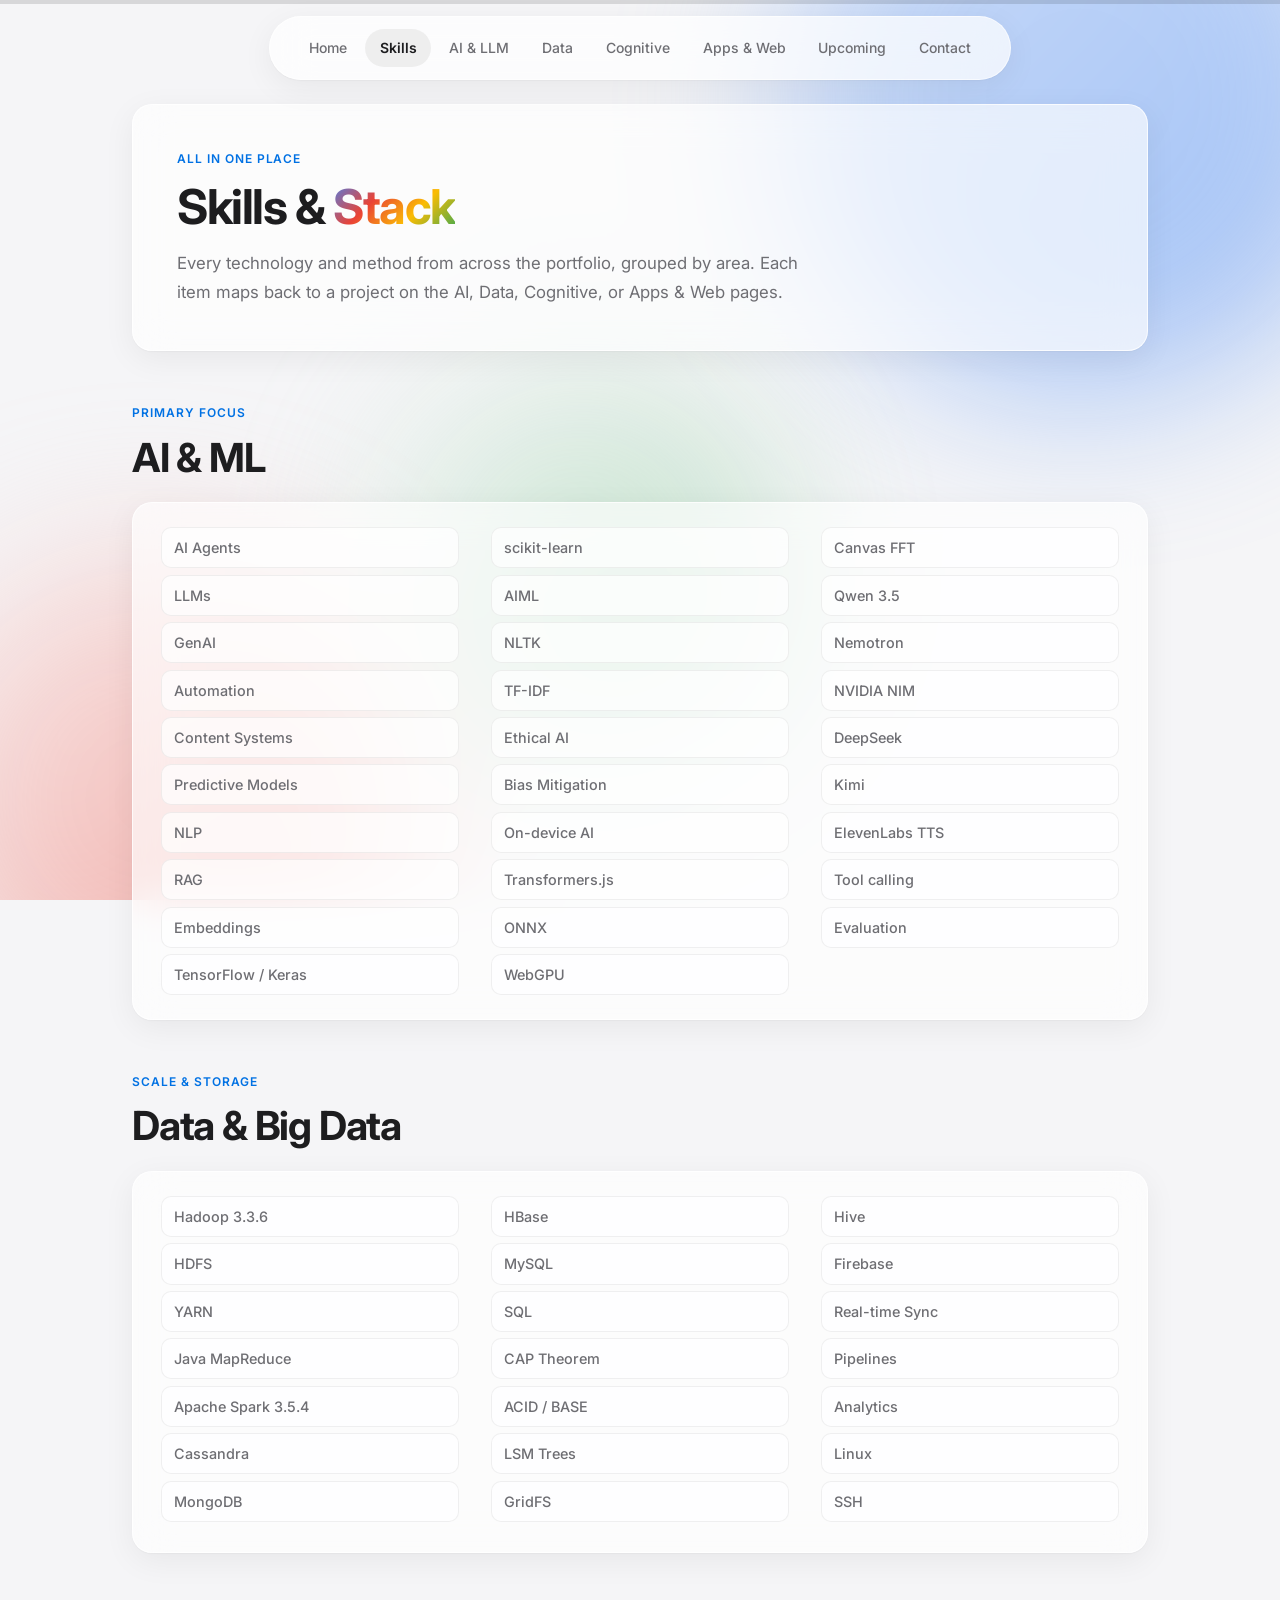
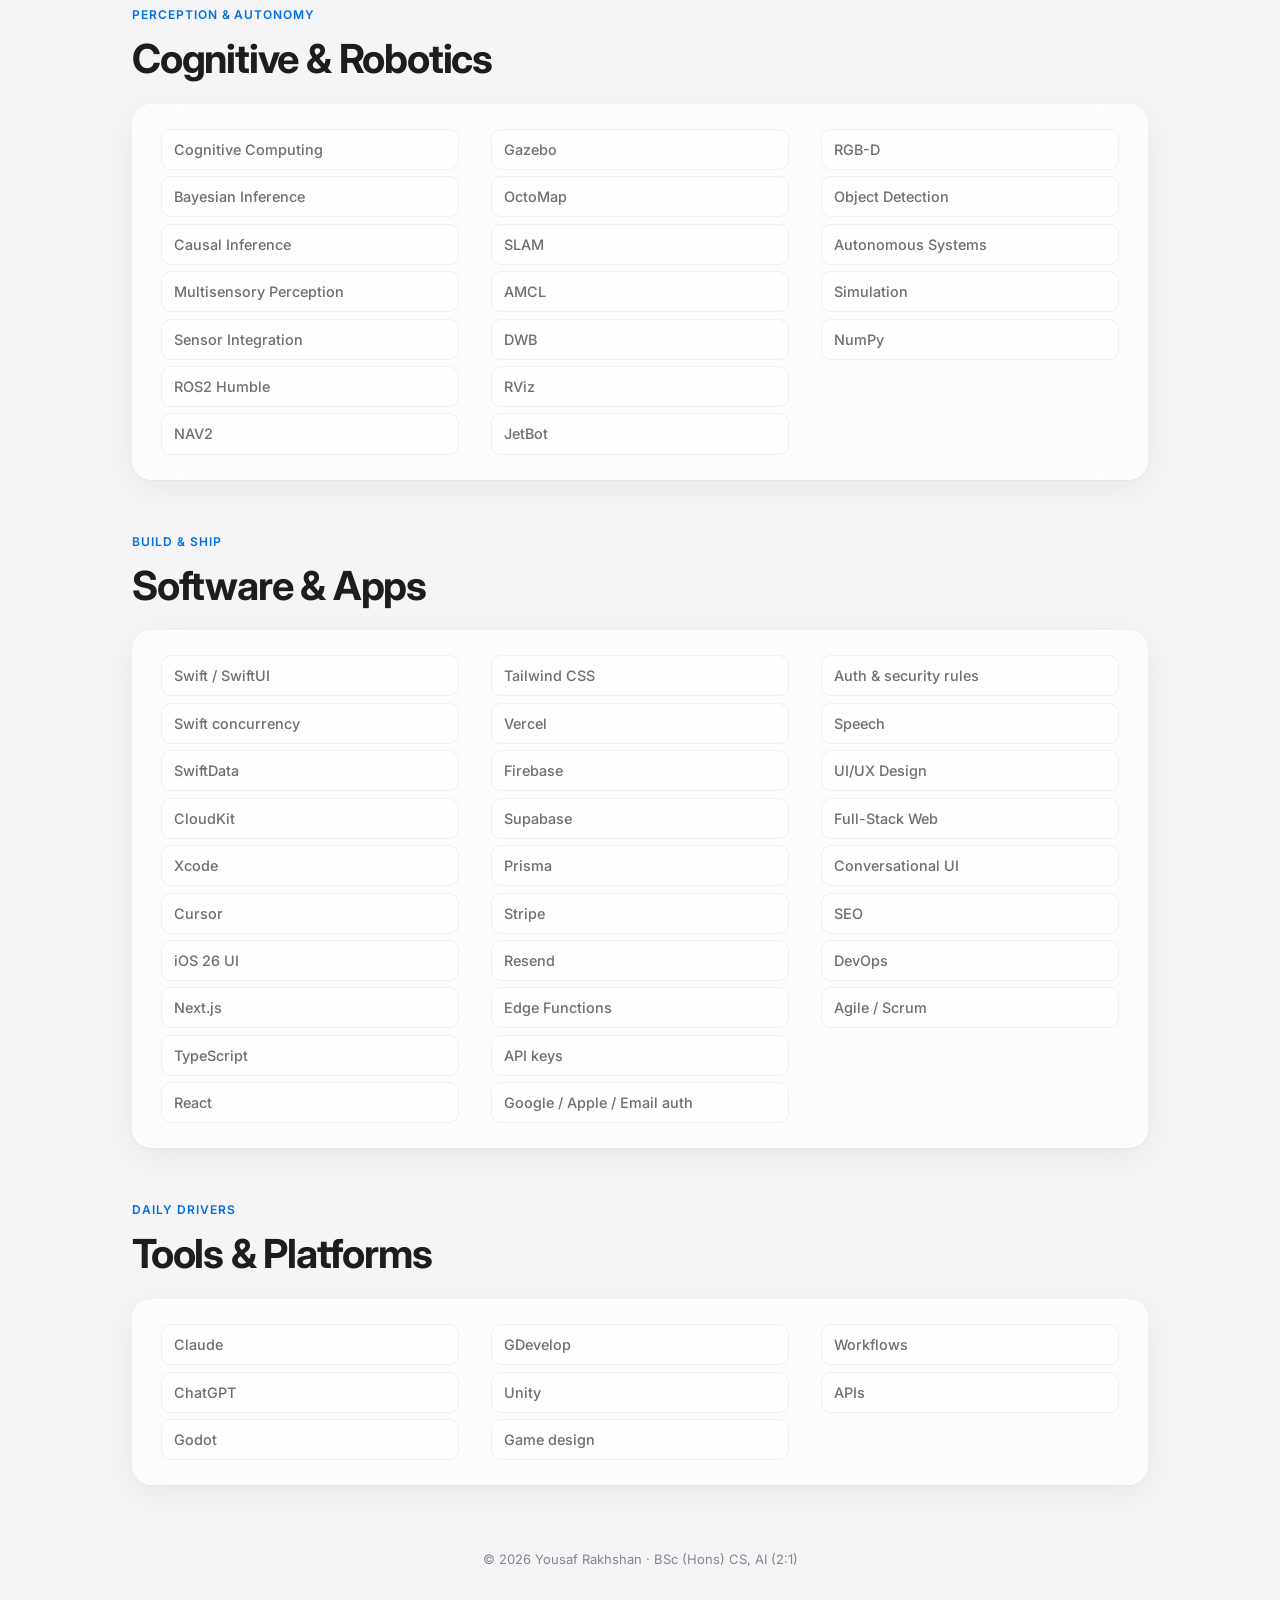
<file: skills.html>
<!DOCTYPE html>
<html lang="en">
<head>
  <meta charset="UTF-8" />
  <meta name="viewport" content="width=device-width, initial-scale=1.0, viewport-fit=cover" />
  <meta name="description" content="Yousaf Rakhshan. All skills in one place: AI & ML, data & big data, cognitive & robotics, software, apps & web, tools & platforms." />
  <title>Skills · Yousaf Rakhshan</title>
  <link rel="preconnect" href="https://fonts.googleapis.com" />
  <link rel="preconnect" href="https://fonts.gstatic.com" crossorigin />
  <link href="https://fonts.googleapis.com/css2?family=Inter:wght@400;500;600;700&display=swap" rel="stylesheet" />
  <link rel="stylesheet" href="styles.css?v=stack-2026" />
</head>
<body>
  <div class="scroll-progress" role="progressbar" aria-label="Page scroll progress" aria-valuemin="0" aria-valuemax="100" aria-valuenow="0">
    <div class="scroll-progress-bar"></div>
  </div>

  <div class="ambient" aria-hidden="true">
    <div class="orb orb-a"></div>
    <div class="orb orb-b"></div>
    <div class="orb orb-c"></div>
  </div>

  <header class="site-header glass">
    <nav class="nav">
      <a href="index.html">Home</a>
      <a href="skills.html" class="active">Skills</a>
      <a href="ai.html">AI &amp; LLM</a>
      <a href="data.html">Data</a>
      <a href="cognitive.html">Cognitive</a>
      <a href="apps.html">Apps &amp; Web</a>
      <a href="upcoming.html">Upcoming</a>
      <a href="contact.html">Contact</a>
    </nav>
    <button class="menu-toggle" aria-label="Open menu" aria-expanded="false">
      <span></span><span></span>
    </button>
  </header>

  <main>
    <section class="page-hero glass-card">
      <p class="eyebrow">All in one place</p>
      <h1>Skills &amp; <span class="gradient-text">Stack</span></h1>
      <p class="page-lead">
        Every technology and method from across the portfolio, grouped by area. Each item maps back to a project on the AI, Data, Cognitive, or Apps &amp; Web pages.
      </p>
    </section>

    <section class="section">
      <div class="section-head">
        <p class="eyebrow">Primary focus</p>
        <h2>AI &amp; ML</h2>
      </div>
      <ul class="skill-list glass-card">
        <li>AI Agents</li><li>LLMs</li><li>GenAI</li><li>Automation</li><li>Content Systems</li><li>Predictive Models</li><li>NLP</li><li>RAG</li><li>Embeddings</li><li>TensorFlow / Keras</li><li>scikit-learn</li><li>AIML</li><li>NLTK</li><li>TF-IDF</li><li>Ethical AI</li><li>Bias Mitigation</li><li>On-device AI</li><li>Transformers.js</li><li>ONNX</li><li>WebGPU</li><li>Canvas FFT</li><li>Qwen 3.5</li><li>Nemotron</li><li>NVIDIA NIM</li><li>DeepSeek</li><li>Kimi</li><li>ElevenLabs TTS</li><li>Tool calling</li><li>Evaluation</li>
      </ul>
    </section>

    <section class="section">
      <div class="section-head">
        <p class="eyebrow">Scale &amp; storage</p>
        <h2>Data &amp; Big Data</h2>
      </div>
      <ul class="skill-list glass-card">
        <li>Hadoop 3.3.6</li><li>HDFS</li><li>YARN</li><li>Java MapReduce</li><li>Apache Spark 3.5.4</li><li>Cassandra</li><li>MongoDB</li><li>HBase</li><li>MySQL</li><li>SQL</li><li>CAP Theorem</li><li>ACID / BASE</li><li>LSM Trees</li><li>GridFS</li><li>Hive</li><li>Firebase</li><li>Real-time Sync</li><li>Pipelines</li><li>Analytics</li><li>Linux</li><li>SSH</li>
      </ul>
    </section>

    <section class="section">
      <div class="section-head">
        <p class="eyebrow">Perception &amp; autonomy</p>
        <h2>Cognitive &amp; Robotics</h2>
      </div>
      <ul class="skill-list glass-card">
        <li>Cognitive Computing</li><li>Bayesian Inference</li><li>Causal Inference</li><li>Multisensory Perception</li><li>Sensor Integration</li><li>ROS2 Humble</li><li>NAV2</li><li>Gazebo</li><li>OctoMap</li><li>SLAM</li><li>AMCL</li><li>DWB</li><li>RViz</li><li>JetBot</li><li>RGB-D</li><li>Object Detection</li><li>Autonomous Systems</li><li>Simulation</li><li>NumPy</li>
      </ul>
    </section>

    <section class="section">
      <div class="section-head">
        <p class="eyebrow">Build &amp; ship</p>
        <h2>Software &amp; Apps</h2>
      </div>
      <ul class="skill-list glass-card">
        <li>Swift / SwiftUI</li><li>Swift concurrency</li><li>SwiftData</li><li>CloudKit</li><li>Xcode</li><li>Cursor</li><li>iOS 26 UI</li><li>Next.js</li><li>TypeScript</li><li>React</li><li>Tailwind CSS</li><li>Vercel</li><li>Firebase</li><li>Supabase</li><li>Prisma</li><li>Stripe</li><li>Resend</li><li>Edge Functions</li><li>API keys</li><li>Google / Apple / Email auth</li><li>Auth &amp; security rules</li><li>Speech</li><li>UI/UX Design</li><li>Full-Stack Web</li><li>Conversational UI</li><li>SEO</li><li>DevOps</li><li>Agile / Scrum</li>
      </ul>
    </section>

    <section class="section">
      <div class="section-head">
        <p class="eyebrow">Daily drivers</p>
        <h2>Tools &amp; Platforms</h2>
      </div>
      <ul class="skill-list glass-card">
        <li>Claude</li><li>ChatGPT</li><li>Godot</li><li>GDevelop</li><li>Unity</li><li>Game design</li><li>Workflows</li><li>APIs</li>
      </ul>
    </section>
  </main>

  <footer class="site-footer">
    <p>© <span id="year"></span> Yousaf Rakhshan · BSc (Hons) CS, AI (2:1)</p>
  </footer>

  <button class="back-to-top" type="button" aria-label="Back to top">
    <svg viewBox="0 0 24 24" aria-hidden="true" focusable="false">
      <path fill="currentColor" d="M12 5.5 5.5 12l1.4 1.4L11 9.3V19h2V9.3l4.1 4.1 1.4-1.4z"/>
    </svg>
  </button>

  <script src="script.js"></script>
</body>
</html>
</file>
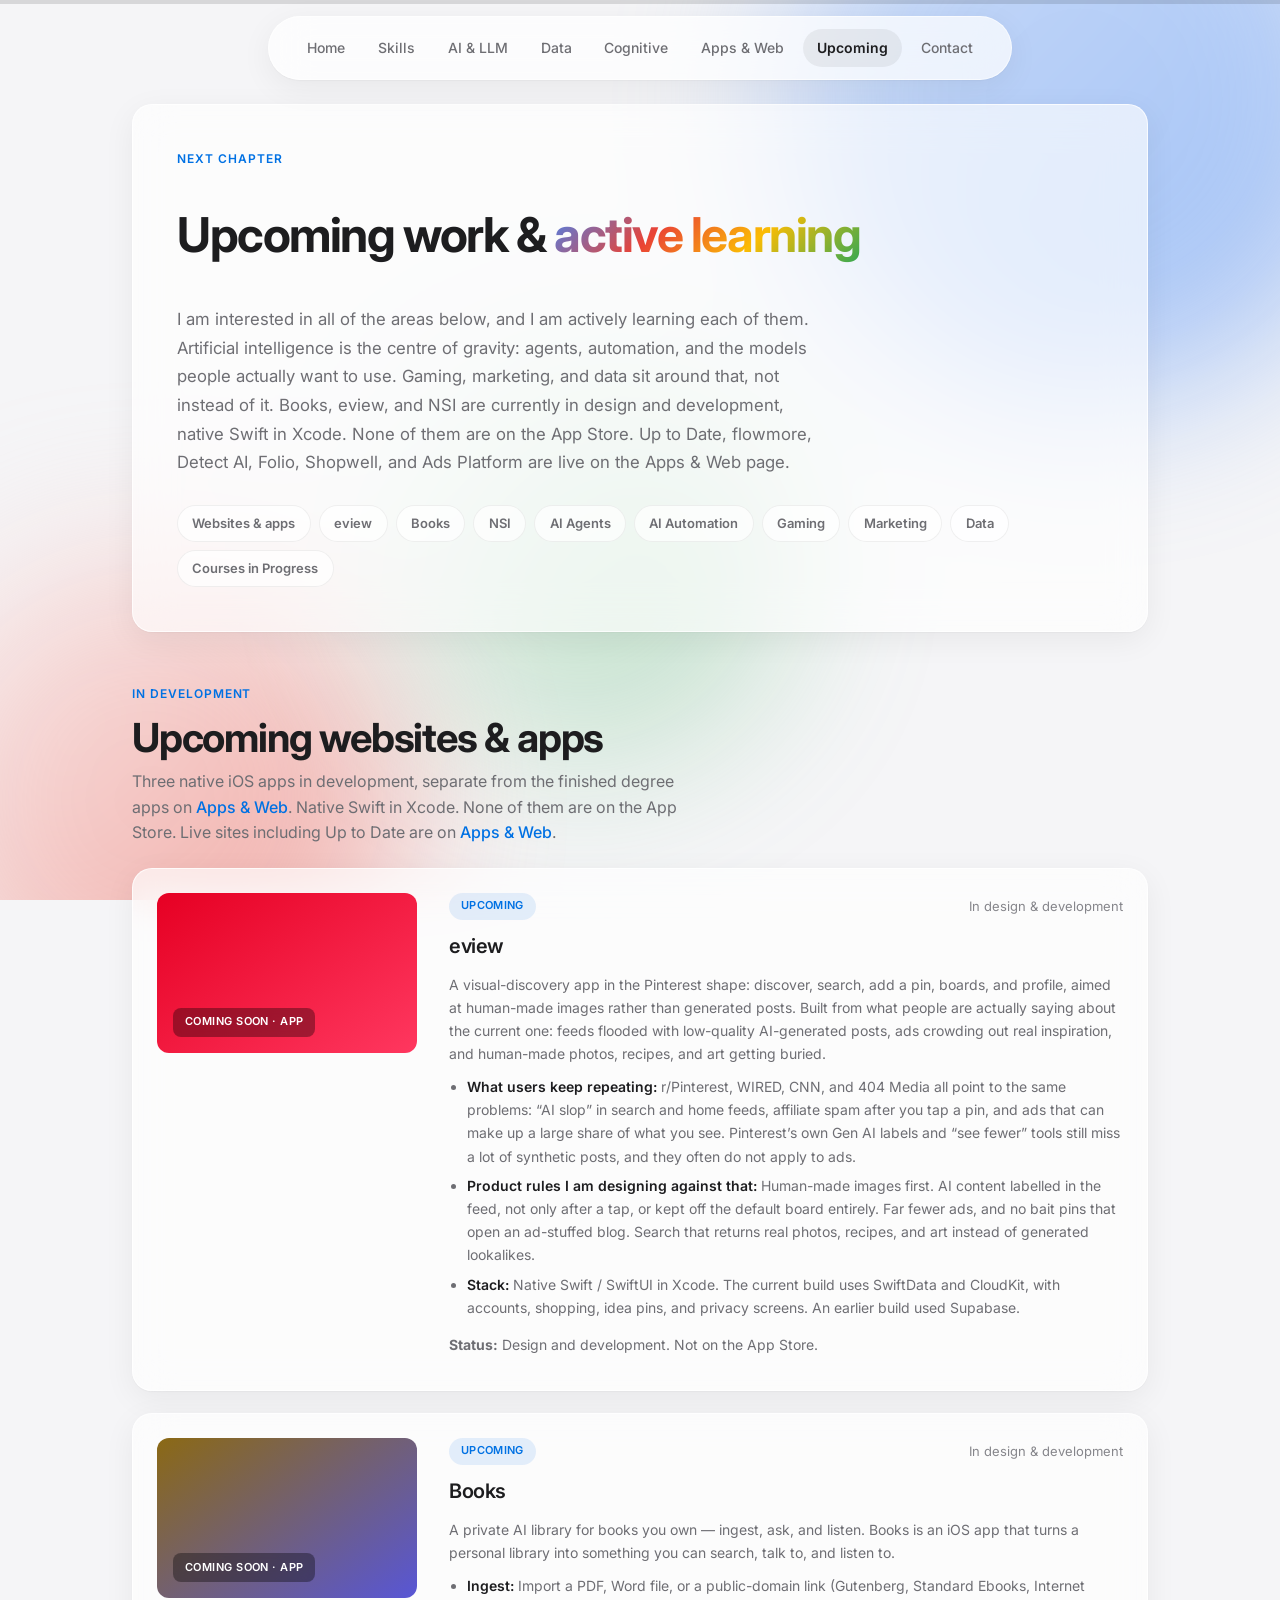
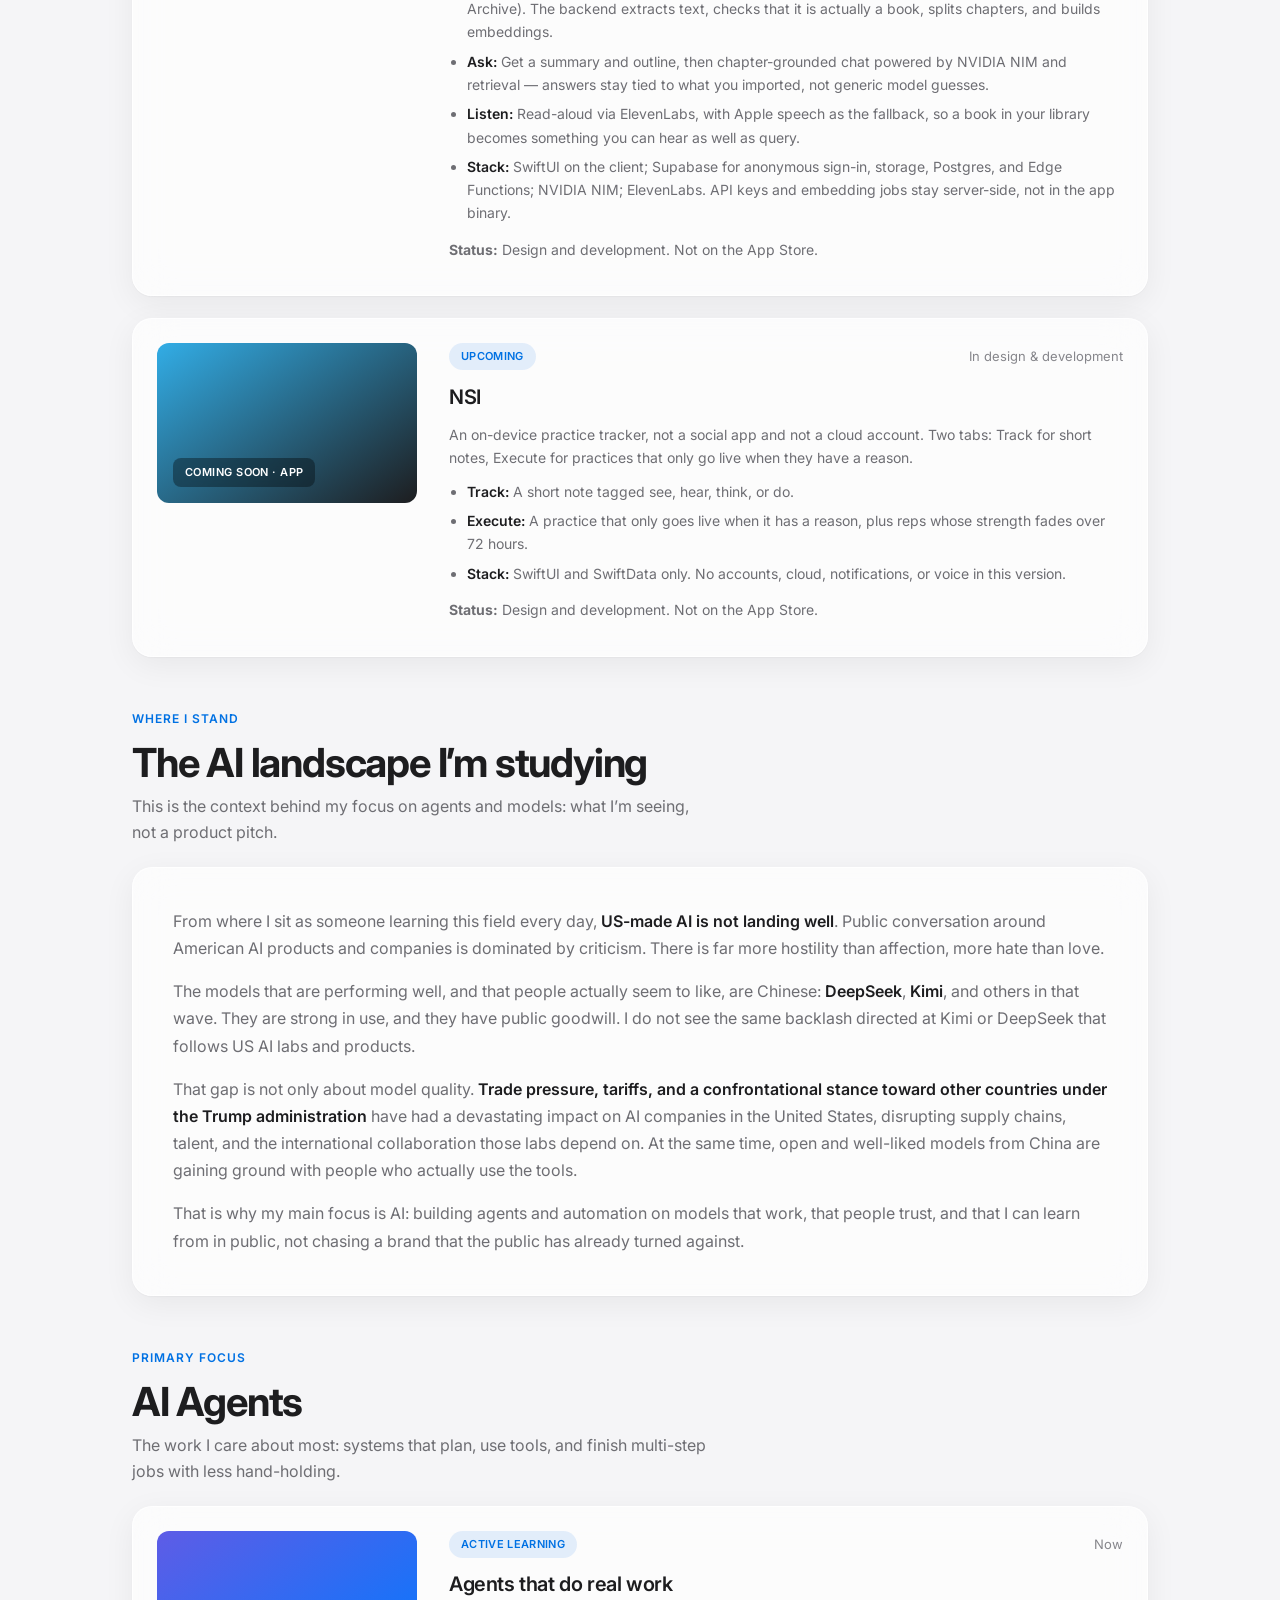
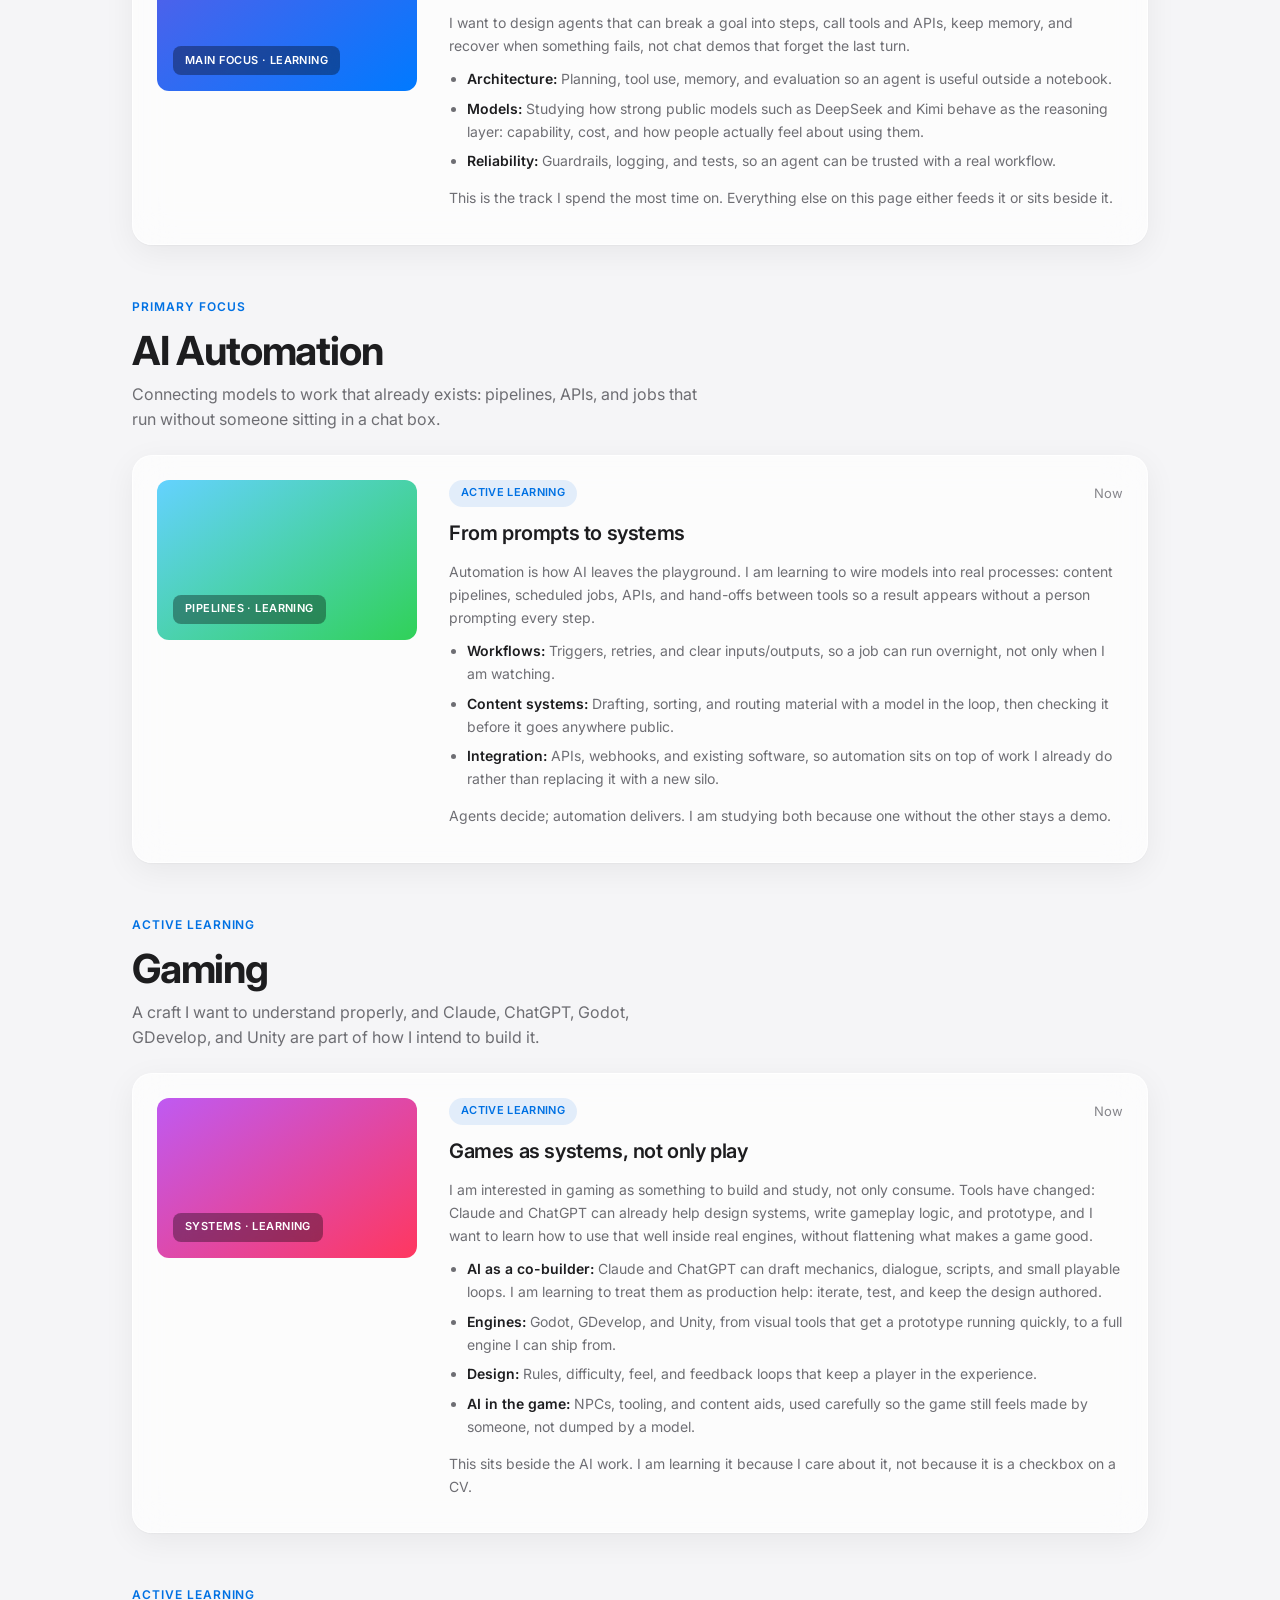
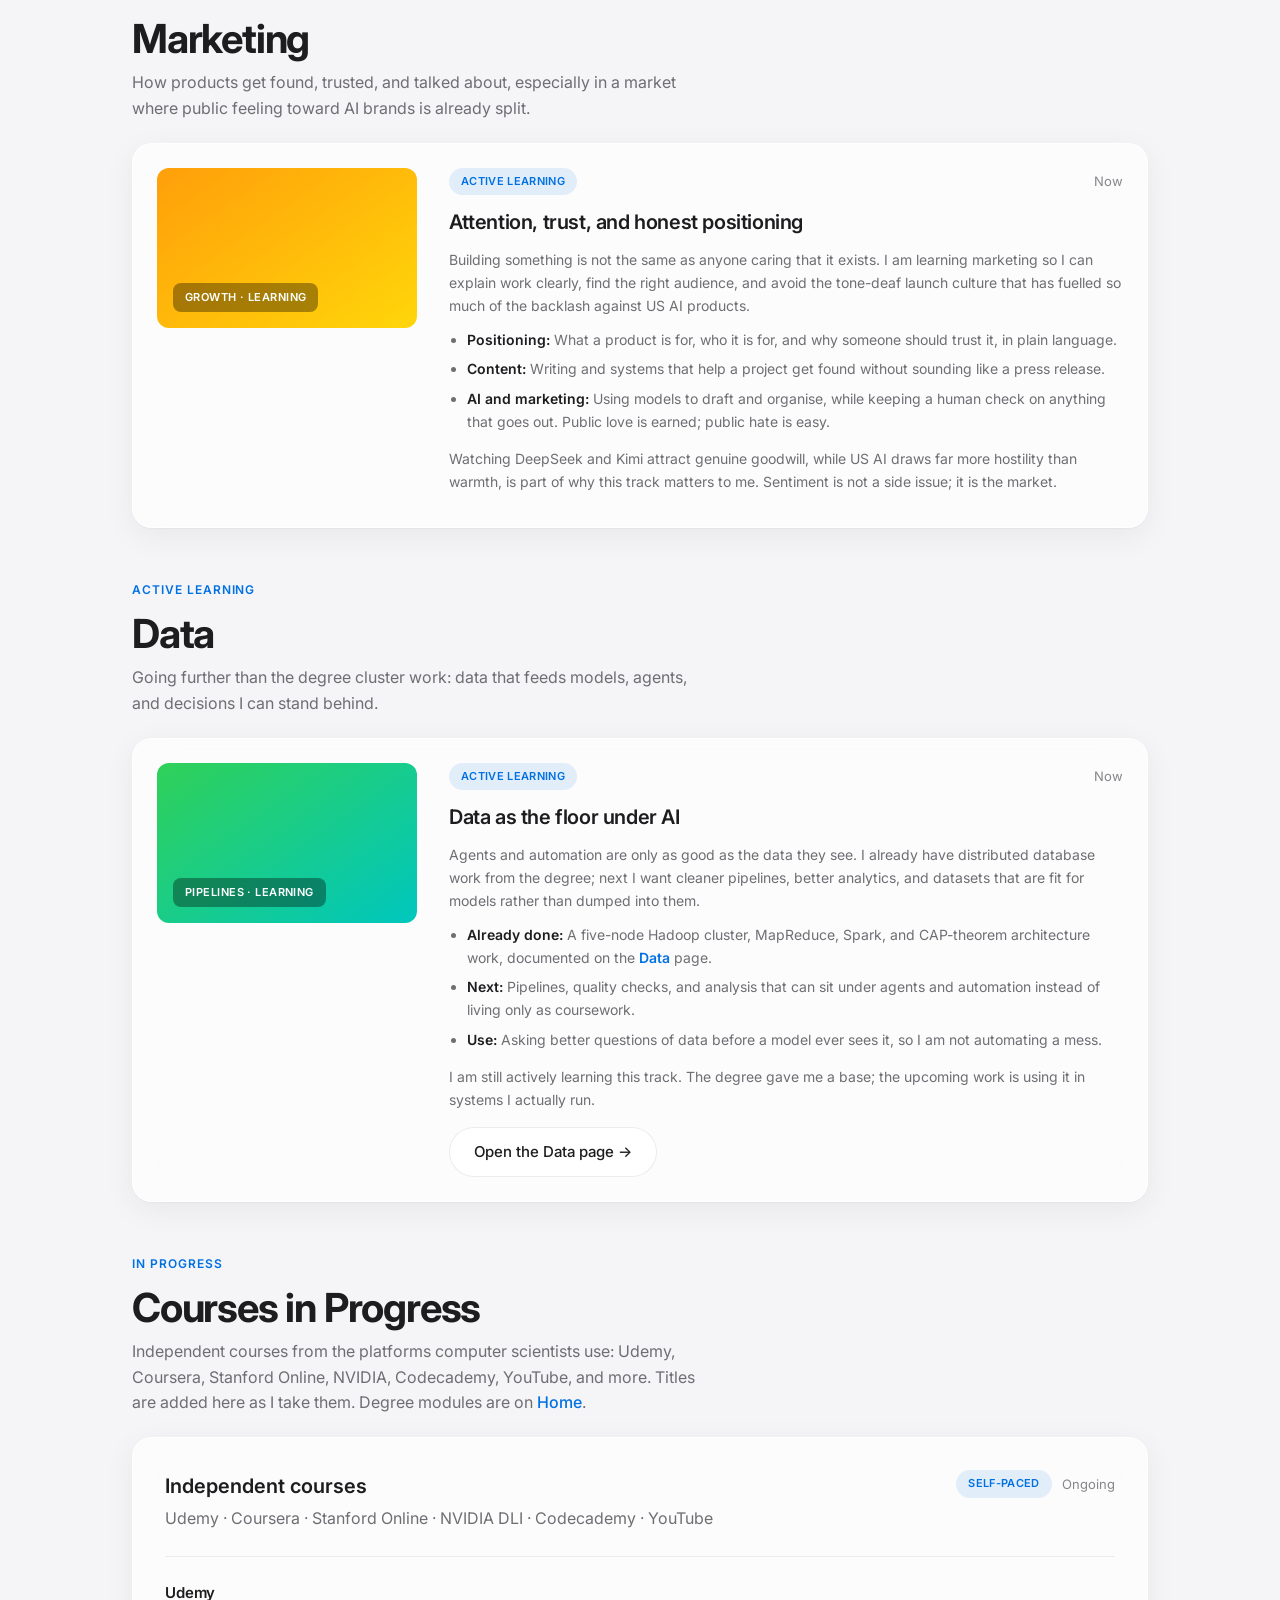
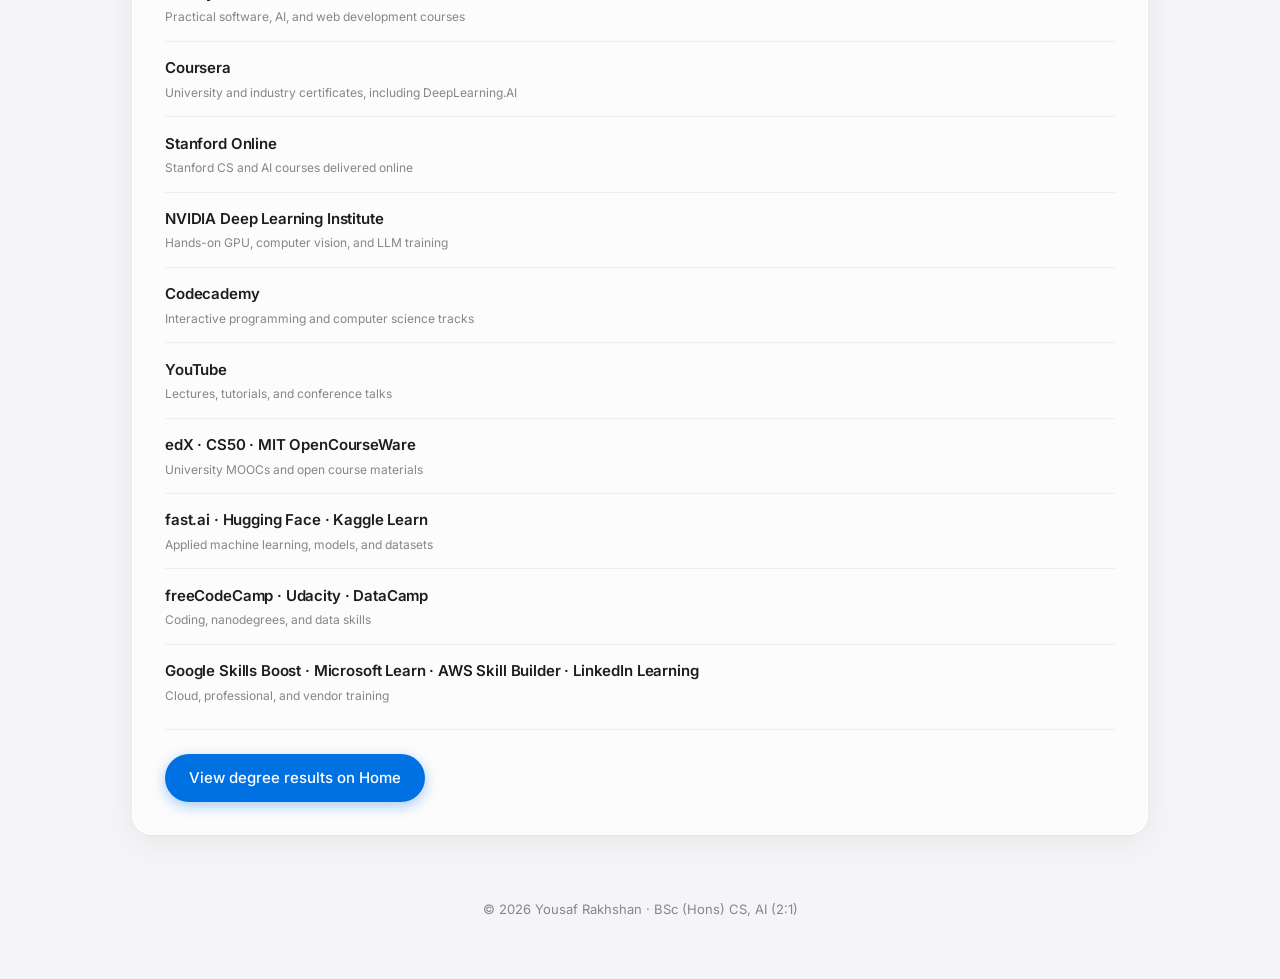
<file: upcoming.html>
<!DOCTYPE html>
<html lang="en">
<head>
  <meta charset="UTF-8" />
  <meta name="viewport" content="width=device-width, initial-scale=1.0, viewport-fit=cover" />
  <meta name="description" content="Yousaf Rakhshan. Upcoming Books, eview, and NSI iOS apps, plus active learning across AI agents, automation, gaming, marketing, data, and completed courses." />
  <title>Upcoming · Yousaf Rakhshan</title>
  <link rel="preconnect" href="https://fonts.googleapis.com" />
  <link rel="preconnect" href="https://fonts.gstatic.com" crossorigin />
  <link href="https://fonts.googleapis.com/css2?family=Inter:wght@400;500;600;700&display=swap" rel="stylesheet" />
  <meta http-equiv="Cache-Control" content="no-cache, no-store, must-revalidate" />
  <link rel="stylesheet" href="styles.css?v=stack-2026" />
</head>
<body>
  <div class="scroll-progress" role="progressbar" aria-label="Page scroll progress" aria-valuemin="0" aria-valuemax="100" aria-valuenow="0">
    <div class="scroll-progress-bar"></div>
  </div>

  <div class="ambient" aria-hidden="true">
    <div class="orb orb-a"></div>
    <div class="orb orb-b"></div>
    <div class="orb orb-c"></div>
  </div>

  <header class="site-header glass">
    <nav class="nav">
      <a href="index.html">Home</a>
      <a href="skills.html">Skills</a>
      <a href="ai.html">AI &amp; LLM</a>
      <a href="data.html">Data</a>
      <a href="cognitive.html">Cognitive</a>
      <a href="apps.html">Apps &amp; Web</a>
      <a href="upcoming.html" class="active">Upcoming</a>
      <a href="contact.html">Contact</a>
    </nav>
    <button class="menu-toggle" aria-label="Open menu" aria-expanded="false">
      <span></span><span></span>
    </button>
  </header>

  <main>
    <section class="page-hero glass-card">
      <p class="eyebrow">Next chapter</p>
      <h1>Upcoming work &amp; <span class="gradient-text">active learning</span></h1>
      <p class="page-lead">
        I am interested in all of the areas below, and I am actively learning each of them. Artificial intelligence is the centre of gravity: agents, automation, and the models people actually want to use. Gaming, marketing, and data sit around that, not instead of it. Books, eview, and NSI are currently in design and development, native Swift in Xcode. None of them are on the App Store. Up to Date, flowmore, Detect AI, Folio, Shopwell, and Ads Platform are live on the <a href="apps.html#websites">Apps &amp; Web</a> page.
      </p>
      <nav class="jump-nav" aria-label="On this page">
        <a href="#upcoming">Websites &amp; apps</a>
        <a href="#upcoming-app">eview</a>
        <a href="#books">Books</a>
        <a href="#nsi">NSI</a>
        <a href="#agents">AI Agents</a>
        <a href="#automation">AI Automation</a>
        <a href="#gaming">Gaming</a>
        <a href="#marketing">Marketing</a>
        <a href="#data-upcoming">Data</a>
        <a href="#courses">Courses in Progress</a>
      </nav>
    </section>

    <section id="upcoming" class="section">
      <div class="section-head">
        <p class="eyebrow">In development</p>
        <h2>Upcoming websites &amp; apps</h2>
        <p class="section-desc">Three native iOS apps in development, separate from the finished degree apps on <a href="apps.html">Apps &amp; Web</a>. Native Swift in Xcode. None of them are on the App Store. Live sites including Up to Date are on <a href="apps.html#websites">Apps &amp; Web</a>.</p>
      </div>

      <div class="featured-projects">
        <article id="upcoming-app" class="project-feature glass-card">
          <div class="project-visual visual-pin" role="img" aria-label="eview visual discovery app">
            <span class="visual-label">Coming soon · App</span>
          </div>
          <div class="project-body">
            <div class="project-meta">
              <span class="tag tag-soon">Upcoming</span>
              <span class="year">In design &amp; development</span>
            </div>
            <h3>eview</h3>
            <p class="project-problem">A visual-discovery app in the Pinterest shape: discover, search, add a pin, boards, and profile, aimed at human-made images rather than generated posts. Built from what people are actually saying about the current one: feeds flooded with low-quality AI-generated posts, ads crowding out real inspiration, and human-made photos, recipes, and art getting buried.</p>
            <ul class="contribution-list">
              <li><strong>What users keep repeating:</strong> r/Pinterest, WIRED, CNN, and 404 Media all point to the same problems: “AI slop” in search and home feeds, affiliate spam after you tap a pin, and ads that can make up a large share of what you see. Pinterest’s own Gen AI labels and “see fewer” tools still miss a lot of synthetic posts, and they often do not apply to ads.</li>
              <li><strong>Product rules I am designing against that:</strong> Human-made images first. AI content labelled in the feed, not only after a tap, or kept off the default board entirely. Far fewer ads, and no bait pins that open an ad-stuffed blog. Search that returns real photos, recipes, and art instead of generated lookalikes.</li>
              <li><strong>Stack:</strong> Native Swift / SwiftUI in Xcode. The current build uses SwiftData and CloudKit, with accounts, shopping, idea pins, and privacy screens. An earlier build used Supabase.</li>
            </ul>
            <p><strong>Status:</strong> Design and development. Not on the App Store.</p>
          </div>
        </article>

        <article id="books" class="project-feature glass-card">
          <div class="project-visual visual-books" role="img" aria-label="Books iOS app">
            <span class="visual-label">Coming soon · App</span>
          </div>
          <div class="project-body">
            <div class="project-meta">
              <span class="tag tag-soon">Upcoming</span>
              <span class="year">In design &amp; development</span>
            </div>
            <h3>Books</h3>
            <p class="project-problem">A private AI library for books you own — ingest, ask, and listen. Books is an iOS app that turns a personal library into something you can search, talk to, and listen to.</p>
            <ul class="contribution-list">
              <li><strong>Ingest:</strong> Import a PDF, Word file, or a public-domain link (Gutenberg, Standard Ebooks, Internet Archive). The backend extracts text, checks that it is actually a book, splits chapters, and builds embeddings.</li>
              <li><strong>Ask:</strong> Get a summary and outline, then chapter-grounded chat powered by NVIDIA NIM and retrieval — answers stay tied to what you imported, not generic model guesses.</li>
              <li><strong>Listen:</strong> Read-aloud via ElevenLabs, with Apple speech as the fallback, so a book in your library becomes something you can hear as well as query.</li>
              <li><strong>Stack:</strong> SwiftUI on the client; Supabase for anonymous sign-in, storage, Postgres, and Edge Functions; NVIDIA NIM; ElevenLabs. API keys and embedding jobs stay server-side, not in the app binary.</li>
            </ul>
            <p><strong>Status:</strong> Design and development. Not on the App Store.</p>
          </div>
        </article>

        <article id="nsi" class="project-feature glass-card">
          <div class="project-visual visual-nsi" role="img" aria-label="NSI practice tracker">
            <span class="visual-label">Coming soon · App</span>
          </div>
          <div class="project-body">
            <div class="project-meta">
              <span class="tag tag-soon">Upcoming</span>
              <span class="year">In design &amp; development</span>
            </div>
            <h3>NSI</h3>
            <p class="project-problem">An on-device practice tracker, not a social app and not a cloud account. Two tabs: Track for short notes, Execute for practices that only go live when they have a reason.</p>
            <ul class="contribution-list">
              <li><strong>Track:</strong> A short note tagged see, hear, think, or do.</li>
              <li><strong>Execute:</strong> A practice that only goes live when it has a reason, plus reps whose strength fades over 72 hours.</li>
              <li><strong>Stack:</strong> SwiftUI and SwiftData only. No accounts, cloud, notifications, or voice in this version.</li>
            </ul>
            <p><strong>Status:</strong> Design and development. Not on the App Store.</p>
          </div>
        </article>
      </div>
    </section>

    <section class="section">
      <div class="section-head">
        <p class="eyebrow">Where I stand</p>
        <h2>The AI landscape I’m studying</h2>
        <p class="section-desc">This is the context behind my focus on agents and models: what I’m seeing, not a product pitch.</p>
      </div>
      <div class="note-card glass-card">
        <div class="about-copy">
          <p>
            From where I sit as someone learning this field every day, <strong>US-made AI is not landing well</strong>. Public conversation around American AI products and companies is dominated by criticism. There is far more hostility than affection, more hate than love.
          </p>
          <p>
            The models that are performing well, and that people actually seem to like, are Chinese: <strong>DeepSeek</strong>, <strong>Kimi</strong>, and others in that wave. They are strong in use, and they have public goodwill. I do not see the same backlash directed at Kimi or DeepSeek that follows US AI labs and products.
          </p>
          <p>
            That gap is not only about model quality. <strong>Trade pressure, tariffs, and a confrontational stance toward other countries under the Trump administration</strong> have had a devastating impact on AI companies in the United States, disrupting supply chains, talent, and the international collaboration those labs depend on. At the same time, open and well-liked models from China are gaining ground with people who actually use the tools.
          </p>
          <p>
            That is why my main focus is AI: building agents and automation on models that work, that people trust, and that I can learn from in public, not chasing a brand that the public has already turned against.
          </p>
        </div>
      </div>
    </section>

    <section id="agents" class="section">
      <div class="section-head">
        <p class="eyebrow">Primary focus</p>
        <h2>AI Agents</h2>
        <p class="section-desc">The work I care about most: systems that plan, use tools, and finish multi-step jobs with less hand-holding.</p>
      </div>
      <div class="featured-projects">
        <article class="project-feature glass-card">
          <div class="project-visual visual-agent" role="img" aria-label="AI agents">
            <span class="visual-label">Main focus · Learning</span>
          </div>
          <div class="project-body">
            <div class="project-meta">
              <span class="tag">Active learning</span>
              <span class="year">Now</span>
            </div>
            <h3>Agents that do real work</h3>
            <p class="project-problem">I want to design agents that can break a goal into steps, call tools and APIs, keep memory, and recover when something fails, not chat demos that forget the last turn.</p>
            <ul class="contribution-list">
              <li><strong>Architecture:</strong> Planning, tool use, memory, and evaluation so an agent is useful outside a notebook.</li>
              <li><strong>Models:</strong> Studying how strong public models such as DeepSeek and Kimi behave as the reasoning layer: capability, cost, and how people actually feel about using them.</li>
              <li><strong>Reliability:</strong> Guardrails, logging, and tests, so an agent can be trusted with a real workflow.</li>
            </ul>
            <p>This is the track I spend the most time on. Everything else on this page either feeds it or sits beside it.</p>
          </div>
        </article>
      </div>
    </section>

    <section id="automation" class="section">
      <div class="section-head">
        <p class="eyebrow">Primary focus</p>
        <h2>AI Automation</h2>
        <p class="section-desc">Connecting models to work that already exists: pipelines, APIs, and jobs that run without someone sitting in a chat box.</p>
      </div>
      <div class="featured-projects">
        <article class="project-feature glass-card">
          <div class="project-visual visual-auto" role="img" aria-label="AI automation">
            <span class="visual-label">Pipelines · Learning</span>
          </div>
          <div class="project-body">
            <div class="project-meta">
              <span class="tag">Active learning</span>
              <span class="year">Now</span>
            </div>
            <h3>From prompts to systems</h3>
            <p class="project-problem">Automation is how AI leaves the playground. I am learning to wire models into real processes: content pipelines, scheduled jobs, APIs, and hand-offs between tools so a result appears without a person prompting every step.</p>
            <ul class="contribution-list">
              <li><strong>Workflows:</strong> Triggers, retries, and clear inputs/outputs, so a job can run overnight, not only when I am watching.</li>
              <li><strong>Content systems:</strong> Drafting, sorting, and routing material with a model in the loop, then checking it before it goes anywhere public.</li>
              <li><strong>Integration:</strong> APIs, webhooks, and existing software, so automation sits on top of work I already do rather than replacing it with a new silo.</li>
            </ul>
            <p>Agents decide; automation delivers. I am studying both because one without the other stays a demo.</p>
          </div>
        </article>
      </div>
    </section>

    <section id="gaming" class="section">
      <div class="section-head">
        <p class="eyebrow">Active learning</p>
        <h2>Gaming</h2>
        <p class="section-desc">A craft I want to understand properly, and Claude, ChatGPT, Godot, GDevelop, and Unity are part of how I intend to build it.</p>
      </div>
      <div class="featured-projects">
        <article class="project-feature glass-card">
          <div class="project-visual visual-game" role="img" aria-label="Gaming">
            <span class="visual-label">Systems · Learning</span>
          </div>
          <div class="project-body">
            <div class="project-meta">
              <span class="tag">Active learning</span>
              <span class="year">Now</span>
            </div>
            <h3>Games as systems, not only play</h3>
            <p class="project-problem">I am interested in gaming as something to build and study, not only consume. Tools have changed: Claude and ChatGPT can already help design systems, write gameplay logic, and prototype, and I want to learn how to use that well inside real engines, without flattening what makes a game good.</p>
            <ul class="contribution-list">
              <li><strong>AI as a co-builder:</strong> Claude and ChatGPT can draft mechanics, dialogue, scripts, and small playable loops. I am learning to treat them as production help: iterate, test, and keep the design authored.</li>
              <li><strong>Engines:</strong> Godot, GDevelop, and Unity, from visual tools that get a prototype running quickly, to a full engine I can ship from.</li>
              <li><strong>Design:</strong> Rules, difficulty, feel, and feedback loops that keep a player in the experience.</li>
              <li><strong>AI in the game:</strong> NPCs, tooling, and content aids, used carefully so the game still feels made by someone, not dumped by a model.</li>
            </ul>
            <p>This sits beside the AI work. I am learning it because I care about it, not because it is a checkbox on a CV.</p>
          </div>
        </article>
      </div>
    </section>

    <section id="marketing" class="section">
      <div class="section-head">
        <p class="eyebrow">Active learning</p>
        <h2>Marketing</h2>
        <p class="section-desc">How products get found, trusted, and talked about, especially in a market where public feeling toward AI brands is already split.</p>
      </div>
      <div class="featured-projects">
        <article class="project-feature glass-card">
          <div class="project-visual visual-mkt" role="img" aria-label="Marketing">
            <span class="visual-label">Growth · Learning</span>
          </div>
          <div class="project-body">
            <div class="project-meta">
              <span class="tag">Active learning</span>
              <span class="year">Now</span>
            </div>
            <h3>Attention, trust, and honest positioning</h3>
            <p class="project-problem">Building something is not the same as anyone caring that it exists. I am learning marketing so I can explain work clearly, find the right audience, and avoid the tone-deaf launch culture that has fuelled so much of the backlash against US AI products.</p>
            <ul class="contribution-list">
              <li><strong>Positioning:</strong> What a product is for, who it is for, and why someone should trust it, in plain language.</li>
              <li><strong>Content:</strong> Writing and systems that help a project get found without sounding like a press release.</li>
              <li><strong>AI and marketing:</strong> Using models to draft and organise, while keeping a human check on anything that goes out. Public love is earned; public hate is easy.</li>
            </ul>
            <p>Watching DeepSeek and Kimi attract genuine goodwill, while US AI draws far more hostility than warmth, is part of why this track matters to me. Sentiment is not a side issue; it is the market.</p>
          </div>
        </article>
      </div>
    </section>

    <section id="data-upcoming" class="section">
      <div class="section-head">
        <p class="eyebrow">Active learning</p>
        <h2>Data</h2>
        <p class="section-desc">Going further than the degree cluster work: data that feeds models, agents, and decisions I can stand behind.</p>
      </div>
      <div class="featured-projects">
        <article class="project-feature glass-card">
          <div class="project-visual visual-db" role="img" aria-label="Data">
            <span class="visual-label">Pipelines · Learning</span>
          </div>
          <div class="project-body">
            <div class="project-meta">
              <span class="tag">Active learning</span>
              <span class="year">Now</span>
            </div>
            <h3>Data as the floor under AI</h3>
            <p class="project-problem">Agents and automation are only as good as the data they see. I already have distributed database work from the degree; next I want cleaner pipelines, better analytics, and datasets that are fit for models rather than dumped into them.</p>
            <ul class="contribution-list">
              <li><strong>Already done:</strong> A five-node Hadoop cluster, MapReduce, Spark, and CAP-theorem architecture work, documented on the <a href="data.html">Data</a> page.</li>
              <li><strong>Next:</strong> Pipelines, quality checks, and analysis that can sit under agents and automation instead of living only as coursework.</li>
              <li><strong>Use:</strong> Asking better questions of data before a model ever sees it, so I am not automating a mess.</li>
            </ul>
            <p>I am still actively learning this track. The degree gave me a base; the upcoming work is using it in systems I actually run.</p>
            <div class="card-links">
              <a class="btn btn-glass" href="data.html">Open the Data page →</a>
            </div>
          </div>
        </article>
      </div>
    </section>

    <section id="courses" class="section">
      <div class="section-head">
        <p class="eyebrow">In progress</p>
        <h2>Courses in Progress</h2>
        <p class="section-desc">Independent courses from the platforms computer scientists use: Udemy, Coursera, Stanford Online, NVIDIA, Codecademy, YouTube, and more. Titles are added here as I take them. Degree modules are on <a href="index.html">Home</a>.</p>
      </div>
      <div class="education-card glass-card">
        <div class="education-header">
          <div>
            <h3>Independent courses</h3>
            <p class="education-degree">Udemy · Coursera · Stanford Online · NVIDIA DLI · Codecademy · YouTube</p>
          </div>
          <div class="education-meta">
            <span class="tag">Self-paced</span>
            <span class="year">Ongoing</span>
          </div>
        </div>
        <ul class="results-list">
          <li>
            <div class="result-info">
              <span class="result-module">Udemy</span>
              <span class="result-credits">Practical software, AI, and web development courses</span>
            </div>
          </li>
          <li>
            <div class="result-info">
              <span class="result-module">Coursera</span>
              <span class="result-credits">University and industry certificates, including DeepLearning.AI</span>
            </div>
          </li>
          <li>
            <div class="result-info">
              <span class="result-module">Stanford Online</span>
              <span class="result-credits">Stanford CS and AI courses delivered online</span>
            </div>
          </li>
          <li>
            <div class="result-info">
              <span class="result-module">NVIDIA Deep Learning Institute</span>
              <span class="result-credits">Hands-on GPU, computer vision, and LLM training</span>
            </div>
          </li>
          <li>
            <div class="result-info">
              <span class="result-module">Codecademy</span>
              <span class="result-credits">Interactive programming and computer science tracks</span>
            </div>
          </li>
          <li>
            <div class="result-info">
              <span class="result-module">YouTube</span>
              <span class="result-credits">Lectures, tutorials, and conference talks</span>
            </div>
          </li>
          <li>
            <div class="result-info">
              <span class="result-module">edX · CS50 · MIT OpenCourseWare</span>
              <span class="result-credits">University MOOCs and open course materials</span>
            </div>
          </li>
          <li>
            <div class="result-info">
              <span class="result-module">fast.ai · Hugging Face · Kaggle Learn</span>
              <span class="result-credits">Applied machine learning, models, and datasets</span>
            </div>
          </li>
          <li>
            <div class="result-info">
              <span class="result-module">freeCodeCamp · Udacity · DataCamp</span>
              <span class="result-credits">Coding, nanodegrees, and data skills</span>
            </div>
          </li>
          <li>
            <div class="result-info">
              <span class="result-module">Google Skills Boost · Microsoft Learn · AWS Skill Builder · LinkedIn Learning</span>
              <span class="result-credits">Cloud, professional, and vendor training</span>
            </div>
          </li>
        </ul>
        <div class="education-actions">
          <a class="btn btn-primary" href="index.html">View degree results on Home</a>
        </div>
      </div>
    </section>
  </main>

  <footer class="site-footer">
    <p>© <span id="year"></span> Yousaf Rakhshan · BSc (Hons) CS, AI (2:1)</p>
  </footer>

  <button class="back-to-top" type="button" aria-label="Back to top">
    <svg viewBox="0 0 24 24" aria-hidden="true" focusable="false">
      <path fill="currentColor" d="M12 5.5 5.5 12l1.4 1.4L11 9.3V19h2V9.3l4.1 4.1 1.4-1.4z"/>
    </svg>
  </button>

  <script src="script.js"></script>
</body>
</html>
</file>
<file: styles.css>
:root {
  --bg: #f5f5f7;
  --bg-elevated: #ffffff;
  --text: #1d1d1f;
  --text-secondary: #6e6e73;
  --text-tertiary: #86868b;
  --accent: #0071e3;
  --accent-hover: #0077ed;
  --accent-soft: rgba(0, 113, 227, 0.1);
  --google-blue: #4285f4;
  --google-red: #ea4335;
  --google-yellow: #fbbc04;
  --google-green: #34a853;
  --glass-bg: rgba(255, 255, 255, 0.72);
  --glass-border: rgba(255, 255, 255, 0.8);
  --glass-shadow: 0 8px 32px rgba(0, 0, 0, 0.06), 0 1px 2px rgba(0, 0, 0, 0.04);
  --glass-blur: 20px;
  --radius: 20px;
  --radius-sm: 12px;
  --max: 1080px;
  --font: "Inter", -apple-system, BlinkMacSystemFont, "SF Pro Display", "Segoe UI", Roboto, sans-serif;
  --section-space: 3.25rem;
  --header-offset: 6.5rem;
  --header-gap: 1.5rem;
}

*,
*::before,
*::after {
  box-sizing: border-box;
}

html {
  scroll-behavior: smooth;
  scroll-padding-top: var(--header-offset);
  -webkit-text-size-adjust: 100%;
  text-size-adjust: 100%;
}

body {
  margin: 0;
  font-family: var(--font);
  font-size: 1rem;
  line-height: 1.6;
  color: var(--text);
  background: var(--bg);
  -webkit-font-smoothing: antialiased;
  overflow-x: hidden;
}

a {
  color: inherit;
  text-decoration: none;
}

.ambient {
  position: fixed;
  inset: 0;
  z-index: -1;
  overflow: hidden;
  pointer-events: none;
}

.orb {
  position: absolute;
  border-radius: 50%;
  filter: blur(80px);
  opacity: 0.5;
  animation: float 20s ease-in-out infinite;
}

.orb-a {
  width: 600px;
  height: 600px;
  top: -200px;
  right: -100px;
  background: linear-gradient(135deg, #a8c7fa, #4285f4);
}

.orb-b {
  width: 500px;
  height: 500px;
  bottom: -150px;
  left: -100px;
  background: linear-gradient(135deg, #fce8e6, #ea4335);
  animation-delay: -7s;
}

.orb-c {
  width: 400px;
  height: 400px;
  top: 40%;
  left: 30%;
  background: linear-gradient(135deg, #e6f4ea, #34a853);
  animation-delay: -14s;
  opacity: 0.35;
}

@keyframes float {
  0%, 100% { transform: translate(0, 0) scale(1); }
  33% { transform: translate(30px, -30px) scale(1.05); }
  66% { transform: translate(-20px, 20px) scale(0.95); }
}

.glass {
  background: var(--glass-bg);
  backdrop-filter: blur(var(--glass-blur));
  -webkit-backdrop-filter: blur(var(--glass-blur));
  border: 1px solid rgba(255, 255, 255, 0.6);
  box-shadow: var(--glass-shadow);
}

.glass-card {
  background: rgba(255, 255, 255, 0.65);
  backdrop-filter: blur(var(--glass-blur));
  -webkit-backdrop-filter: blur(var(--glass-blur));
  border: 1px solid rgba(255, 255, 255, 0.75);
  border-radius: var(--radius);
  box-shadow: var(--glass-shadow);
  transition: transform 0.3s ease, box-shadow 0.3s ease;
}

.glass-card:hover {
  box-shadow: 0 12px 40px rgba(0, 0, 0, 0.08), 0 2px 4px rgba(0, 0, 0, 0.04);
}

.site-header {
  position: sticky;
  top: 1rem;
  z-index: 50;
  display: flex;
  align-items: center;
  justify-content: center;
  width: fit-content;
  max-width: calc(100% - 2rem);
  margin: 1rem auto 0;
  padding: 0.75rem 1.5rem;
  border-radius: 999px;
}

.nav {
  display: flex;
  gap: 0.25rem;
}

.nav a {
  padding: 0.5rem 0.9rem;
  font-size: 0.875rem;
  font-weight: 500;
  color: var(--text-secondary);
  border-radius: 999px;
  transition: color 0.2s, background 0.2s;
}

.nav a:hover {
  color: var(--text);
  background: rgba(0, 0, 0, 0.04);
}

.header-social {
  position: fixed;
  top: 1.15rem;
  right: 1.25rem;
  z-index: 60;
  display: flex;
  align-items: center;
  gap: 0.2rem;
  padding: 0.3rem;
  border-radius: 999px;
}

.header-social-btn {
  display: flex;
  align-items: center;
  justify-content: center;
  width: 2.45rem;
  height: 2.45rem;
  font-size: 1.15rem;
  line-height: 1;
  color: #0a66c2;
  border-radius: 50%;
  transition: background 0.2s, transform 0.2s;
}

.header-social-btn[aria-label="GitHub"] {
  color: var(--text);
}

.header-social-btn:hover {
  background: rgba(0, 0, 0, 0.06);
  transform: translateY(-1px);
}

.menu-toggle {
  display: none;
  flex-direction: column;
  gap: 5px;
  padding: 0.5rem;
  background: none;
  border: none;
  cursor: pointer;
}

.menu-toggle span {
  display: block;
  width: 20px;
  height: 2px;
  background: var(--text);
  border-radius: 1px;
  transition: transform 0.25s;
}

main {
  display: flex;
  flex-direction: column;
  gap: var(--section-space);
  max-width: var(--max);
  margin: 0 auto;
  padding: var(--header-gap) clamp(1.15rem, 4vw, 2rem) 3.5rem;
  padding-left: max(clamp(1.15rem, 4vw, 2rem), env(safe-area-inset-left));
  padding-right: max(clamp(1.15rem, 4vw, 2rem), env(safe-area-inset-right));
}

.hero {
  display: grid;
  grid-template-columns: 1fr;
  gap: 1.5rem;
  align-items: stretch;
  padding: 0;
  animation: fadeUp 0.7s ease both;
}

.hero-content {
  padding: clamp(2rem, 4vw, 3rem);
}

.hero-tagline {
  margin: 0 0 0.75rem;
  font-size: 0.95rem;
  font-weight: 600;
  color: var(--accent);
}

.hero h1 {
  margin: 0 0 1.25rem;
  font-size: clamp(2.25rem, 5vw, 3.5rem);
  font-weight: 700;
  line-height: 1.08;
  letter-spacing: -0.03em;
}

.gradient-text {
  background: linear-gradient(135deg, var(--google-blue) 0%, var(--google-red) 35%, var(--google-yellow) 65%, var(--google-green) 100%);
  -webkit-background-clip: text;
  -webkit-text-fill-color: transparent;
  background-clip: text;
}

.hero-lead {
  margin: 0 0 2rem;
  font-size: 1.05rem;
  line-height: 1.7;
  color: var(--text-secondary);
}

.hero-actions {
  display: flex;
  flex-wrap: wrap;
  gap: 0.75rem;
}

.hero-actions .btn,
.card-links .btn,
.education-actions .btn {
  min-height: 44px;
}

.eyebrow {
  margin: 0 0 0.75rem;
  font-size: 0.75rem;
  font-weight: 600;
  letter-spacing: 0.08em;
  text-transform: uppercase;
  color: var(--accent);
}

.btn {
  display: inline-flex;
  align-items: center;
  padding: 0.75rem 1.5rem;
  font-size: 0.9375rem;
  font-weight: 500;
  border-radius: 999px;
  transition: transform 0.2s, background 0.2s, box-shadow 0.2s;
}

.btn:hover {
  transform: translateY(-1px);
}

.btn-primary {
  background: var(--accent);
  color: #fff;
  box-shadow: 0 4px 14px rgba(0, 113, 227, 0.35);
}

.btn-primary:hover {
  background: var(--accent-hover);
  box-shadow: 0 6px 20px rgba(0, 113, 227, 0.4);
}

.btn-glass {
  background: rgba(255, 255, 255, 0.8);
  color: var(--text);
  border: 1px solid rgba(0, 0, 0, 0.08);
  backdrop-filter: blur(10px);
}

.btn-glass:hover {
  background: rgba(255, 255, 255, 0.95);
}

.section {
  padding: 0;
  scroll-margin-top: var(--header-offset);
}

.section-head {
  max-width: 36rem;
  margin-bottom: 1.35rem;
}

.section-head h2,
.about-grid h2 {
  margin: 0 0 0.5rem;
  font-size: clamp(1.75rem, 3.5vw, 2.5rem);
  font-weight: 700;
  letter-spacing: -0.03em;
  line-height: 1.15;
}

.section-desc {
  margin: 0;
  color: var(--text-secondary);
}

.section-desc a {
  color: var(--accent);
  font-weight: 500;
}

.section-desc a:hover {
  text-decoration: underline;
}

.about-grid {
  display: grid;
  grid-template-columns: 1fr 1.4fr;
  gap: 2.5rem;
  padding: clamp(2rem, 4vw, 3rem);
  align-items: start;
}

.about-copy p {
  margin: 0 0 1rem;
  color: var(--text-secondary);
  line-height: 1.7;
}

.about-copy strong {
  color: var(--text);
  font-weight: 600;
}

.about-highlights {
  display: grid;
  grid-template-columns: repeat(auto-fill, minmax(180px, 1fr));
  gap: 0.75rem;
  margin: 1.5rem 0 0;
  padding: 0;
  list-style: none;
}

.about-highlights li {
  padding: 0.85rem 1rem;
  font-size: 0.875rem;
  color: var(--text-secondary);
  background: rgba(255, 255, 255, 0.6);
  border: 1px solid rgba(0, 0, 0, 0.05);
  border-radius: var(--radius-sm);
}

.about-highlights strong {
  display: block;
  margin-bottom: 0.15rem;
  font-size: 0.75rem;
  font-weight: 600;
  text-transform: uppercase;
  letter-spacing: 0.04em;
  color: var(--text-tertiary);
}

.skills-grid {
  display: grid;
  grid-template-columns: repeat(auto-fill, minmax(min(100%, 260px), 1fr));
  gap: 1rem;
}

.skill-group {
  padding: 1.5rem;
}

.skill-group h3 {
  display: flex;
  align-items: center;
  gap: 0.65rem;
  margin: 0 0 1.25rem;
  font-size: 0.9375rem;
  font-weight: 600;
}

.skill-badge {
  display: inline-flex;
  align-items: center;
  justify-content: center;
  width: 32px;
  height: 32px;
  font-size: 0.65rem;
  font-weight: 700;
  letter-spacing: 0.02em;
  color: #fff;
  background: linear-gradient(135deg, var(--google-blue), var(--accent));
  border-radius: 8px;
}

.skill-bars {
  margin: 0;
  padding: 0;
  list-style: none;
}

.skill-bars li {
  margin-bottom: 0.85rem;
}

.skill-bars li:last-child {
  margin-bottom: 0;
}

.skill-name {
  display: block;
  margin-bottom: 0.4rem;
  font-size: 0.8125rem;
  color: var(--text-secondary);
}

.bar {
  display: block;
  height: 6px;
  background: rgba(0, 0, 0, 0.06);
  border-radius: 999px;
  overflow: hidden;
}

.bar span {
  display: block;
  width: 0;
  height: 100%;
  background: linear-gradient(90deg, var(--google-blue), var(--accent));
  border-radius: 999px;
  transition: width 1.2s cubic-bezier(0.22, 1, 0.36, 1);
}

.skill-group.visible .bar span {
  width: calc(var(--w, 0) * 1%);
}

.soft-skills {
  display: flex;
  flex-wrap: wrap;
  gap: 0.5rem;
}

.soft-skills span {
  padding: 0.4rem 0.85rem;
  font-size: 0.8125rem;
  font-weight: 500;
  color: var(--text-secondary);
  background: rgba(255, 255, 255, 0.7);
  border: 1px solid rgba(0, 0, 0, 0.06);
  border-radius: 999px;
}

.featured-projects {
  display: flex;
  flex-direction: column;
  gap: 1.35rem;
}

.project-feature {
  display: grid;
  grid-template-columns: 260px 1fr;
  gap: 2rem;
  padding: 1.5rem;
  align-items: start;
  min-width: 0;
  scroll-margin-top: var(--header-offset);
}

.project-body {
  min-width: 0;
  overflow-wrap: anywhere;
}

.project-visual {
  display: flex;
  align-items: flex-end;
  justify-content: flex-start;
  min-height: 160px;
  padding: 1rem;
  border-radius: var(--radius-sm);
  overflow: hidden;
}

.visual-label {
  padding: 0.35rem 0.75rem;
  font-size: 0.6875rem;
  font-weight: 600;
  letter-spacing: 0.04em;
  text-transform: uppercase;
  color: #fff;
  background: rgba(0, 0, 0, 0.35);
  border-radius: 8px;
  backdrop-filter: blur(8px);
}

.visual-pyala {
  background: linear-gradient(145deg, #d4a574, #8b6914);
}

.visual-ios {
  background: linear-gradient(145deg, #5ac8fa, #007aff);
}

.visual-ml {
  background: linear-gradient(145deg, #bf5af2, #5856d6);
}

.visual-bot {
  background: linear-gradient(145deg, #64d2ff, #5e5ce6);
}

.visual-db {
  background: linear-gradient(145deg, #30d158, #00c7be);
}

.visual-arch {
  background: linear-gradient(145deg, #5e5ce6, #32ade6);
}

.visual-shop {
  background: linear-gradient(145deg, #ff9f0a, #ff375f);
}

.visual-stock {
  background: linear-gradient(145deg, #30d158, #0a84ff);
}

.visual-pin {
  background: linear-gradient(145deg, #e60023, #ff375f);
}

.visual-agent {
  background: linear-gradient(145deg, #5e5ce6, #007aff);
}

.visual-auto {
  background: linear-gradient(145deg, #64d2ff, #30d158);
}

.visual-game {
  background: linear-gradient(145deg, #bf5af2, #ff375f);
}

.visual-mkt {
  background: linear-gradient(145deg, #ff9f0a, #ffd60a);
}

.visual-bayes {
  background: linear-gradient(145deg, #64d2ff, #bf5af2);
}

.visual-nav {
  background: linear-gradient(145deg, #32ade6, #5856d6);
}

.visual-slam {
  background: linear-gradient(145deg, #30d158, #5e5ce6);
}

.visual-detect {
  background: linear-gradient(145deg, #ff375f, #5e5ce6);
}

.visual-books {
  background: linear-gradient(145deg, #8b6914, #5856d6);
}

.visual-flowmore {
  background: linear-gradient(145deg, #3d8b7a, #1a4d44);
}

.visual-uptodate {
  background: linear-gradient(145deg, #3a3a3c, #1d1d1f);
}

.visual-ads {
  background: linear-gradient(145deg, #ff9f0a, #007aff);
}

.visual-nsi {
  background: linear-gradient(145deg, #32ade6, #1d1d1f);
}

.tag-soon {
  color: #9a6700;
  background: rgba(251, 188, 4, 0.2);
}

.stat-row {
  display: grid;
  grid-template-columns: repeat(3, 1fr);
  gap: 0.65rem;
  margin: 1rem 0 0.25rem;
}

.stat-pill {
  padding: 0.75rem 0.65rem;
  text-align: center;
  background: rgba(255, 255, 255, 0.7);
  border: 1px solid rgba(0, 0, 0, 0.06);
  border-radius: var(--radius-sm);
}

.stat-pill strong {
  display: block;
  font-size: 1.15rem;
  font-weight: 700;
  letter-spacing: -0.03em;
  color: var(--text);
}

.stat-pill span {
  font-size: 0.7rem;
  font-weight: 500;
  color: var(--text-tertiary);
}

.project-body code {
  font-size: 0.8em;
  font-family: ui-monospace, SFMono-Regular, Menlo, Monaco, Consolas, monospace;
  padding: 0.08em 0.35em;
  color: var(--text);
  background: rgba(0, 0, 0, 0.05);
  border-radius: 4px;
  word-break: break-word;
}

.download-grid {
  display: grid;
  grid-template-columns: repeat(2, 1fr);
  gap: 1.25rem;
}

.download-card {
  display: flex;
  flex-direction: column;
  height: 100%;
  padding: 1.75rem;
}

.download-card .btn {
  margin-top: auto;
  align-self: flex-start;
}

.download-card .card-links {
  margin-top: auto;
}

.download-card .card-links .btn {
  margin-top: 0;
}

.download-card h3 {
  margin: 0 0 0.65rem;
  font-size: 1.15rem;
  font-weight: 600;
  letter-spacing: -0.02em;
}

.download-card p:not(.eyebrow) {
  margin: 0 0 1.25rem;
  font-size: 0.9rem;
  line-height: 1.65;
  color: var(--text-secondary);
}

.project-body h3 {
  margin: 0 0 0.65rem;
  font-size: 1.25rem;
  font-weight: 600;
  letter-spacing: -0.02em;
}

.project-meta {
  display: flex;
  justify-content: space-between;
  align-items: center;
  flex-wrap: wrap;
  gap: 0.5rem;
  margin-bottom: 0.65rem;
}

.tag {
  padding: 0.3rem 0.75rem;
  font-size: 0.6875rem;
  font-weight: 600;
  letter-spacing: 0.03em;
  text-transform: uppercase;
  color: var(--accent);
  background: var(--accent-soft);
  border-radius: 999px;
}

.year {
  font-size: 0.8125rem;
  color: var(--text-tertiary);
}

.project-problem {
  font-size: 0.9375rem;
  color: var(--text);
  line-height: 1.6;
}

.project-body p {
  margin: 0 0 0.65rem;
  font-size: 0.875rem;
  color: var(--text-secondary);
  line-height: 1.65;
}

.project-learned {
  padding: 0.85rem 1rem;
  background: rgba(0, 113, 227, 0.05);
  border-left: 3px solid var(--accent);
  border-radius: 0 var(--radius-sm) var(--radius-sm) 0;
}

.tech-list {
  display: flex;
  flex-wrap: wrap;
  gap: 0.4rem;
  margin: 1rem 0 0;
  padding: 0;
  list-style: none;
}

.tech-list li {
  padding: 0.3rem 0.65rem;
  font-size: 0.75rem;
  font-weight: 500;
  color: var(--text-secondary);
  background: rgba(255, 255, 255, 0.8);
  border: 1px solid rgba(0, 0, 0, 0.06);
  border-radius: 8px;
}

.contribution-list {
  margin: 0.35rem 0 0.85rem;
  padding-left: 1.15rem;
  font-size: 0.875rem;
  color: var(--text-secondary);
  line-height: 1.65;
}

.contribution-list li {
  margin-bottom: 0.4rem;
}

.contribution-list li:last-child {
  margin-bottom: 0;
}

.contribution-list strong {
  color: var(--text);
  font-weight: 600;
}

.card-links {
  display: flex;
  flex-wrap: wrap;
  gap: 0.75rem 1.25rem;
  margin-top: 1rem;
}

.card-links a:not(.btn) {
  font-size: 0.875rem;
  font-weight: 600;
  color: var(--accent);
}

.card-links a:not(.btn):hover {
  text-decoration: underline;
}

.card-links .btn:hover {
  text-decoration: none;
}

/* Contact page — channel & document cards */
.contact-section {
  margin-top: 2.5rem;
}

.contact-grid {
  display: grid;
  grid-template-columns: repeat(auto-fit, minmax(240px, 1fr));
  gap: 1rem;
  margin-top: 1rem;
}

.contact-grid-docs {
  grid-template-columns: repeat(auto-fit, minmax(260px, 1fr));
}

.contact-card {
  display: flex;
  align-items: center;
  gap: 1rem;
  padding: 1.25rem 1.4rem;
  border-radius: var(--radius);
  text-decoration: none;
  color: var(--text);
  position: relative;
  overflow: hidden;
}

.contact-card::after {
  content: "";
  position: absolute;
  inset: 0;
  background: linear-gradient(135deg, rgba(0, 113, 227, 0.06), transparent 60%);
  opacity: 0;
  transition: opacity 0.3s ease;
  pointer-events: none;
}

.contact-card:hover {
  transform: translateY(-2px);
  text-decoration: none;
}

.contact-card:hover::after {
  opacity: 1;
}

.contact-card:focus-visible {
  outline: 2px solid var(--accent);
  outline-offset: 3px;
}

.contact-icon {
  flex: none;
  display: grid;
  place-items: center;
  width: 44px;
  height: 44px;
  border-radius: 14px;
  color: #fff;
  background: var(--accent);
  box-shadow: 0 6px 16px rgba(0, 113, 227, 0.28);
}

.contact-icon-github {
  background: #1d1d1f;
  box-shadow: 0 6px 16px rgba(29, 29, 31, 0.28);
}

.contact-icon-linkedin {
  background: #0a66c2;
  box-shadow: 0 6px 16px rgba(10, 102, 194, 0.28);
}

.contact-icon-doc {
  background: linear-gradient(135deg, var(--google-red, #ea4335), #d93025);
  box-shadow: 0 6px 16px rgba(233, 67, 53, 0.28);
}

.contact-body {
  display: flex;
  flex-direction: column;
  gap: 0.15rem;
  min-width: 0;
  flex: 1;
}

.contact-label {
  font-size: 0.95rem;
  font-weight: 600;
  color: var(--text);
  letter-spacing: -0.01em;
}

.contact-value {
  font-size: 0.85rem;
  color: var(--text-secondary);
  white-space: nowrap;
  overflow: hidden;
  text-overflow: ellipsis;
}

.contact-arrow {
  flex: none;
  display: grid;
  place-items: center;
  width: 32px;
  height: 32px;
  border-radius: 999px;
  color: var(--text-tertiary);
  background: rgba(0, 0, 0, 0.04);
  transition: transform 0.25s ease, color 0.25s ease, background 0.25s ease;
}

.contact-card:hover .contact-arrow {
  color: var(--accent);
  background: var(--accent-soft);
  transform: translateX(3px);
}

.education-card {
  padding: 2rem;
}

.education-header {
  display: flex;
  justify-content: space-between;
  align-items: flex-start;
  flex-wrap: wrap;
  gap: 1rem;
  margin-bottom: 1.5rem;
  padding-bottom: 1.5rem;
  border-bottom: 1px solid rgba(0, 0, 0, 0.06);
}

.education-header h3 {
  margin: 0 0 0.25rem;
  font-size: 1.25rem;
  font-weight: 600;
}

.education-degree {
  margin: 0;
  color: var(--text-secondary);
}

.education-meta {
  display: flex;
  align-items: center;
  gap: 0.65rem;
}

.education-details {
  display: grid;
  grid-template-columns: 1fr 1fr;
  gap: 2rem;
}

.education-details h4 {
  margin: 0 0 0.75rem;
  font-size: 0.75rem;
  font-weight: 600;
  text-transform: uppercase;
  letter-spacing: 0.06em;
  color: var(--accent);
}

.education-details ul {
  margin: 0;
  padding: 0;
  list-style: none;
}

.education-details li {
  position: relative;
  padding: 0.35rem 0 0.35rem 1.1rem;
  font-size: 0.875rem;
  color: var(--text-secondary);
}

.education-details li::before {
  content: "";
  position: absolute;
  left: 0;
  top: 0.75rem;
  width: 5px;
  height: 5px;
  background: var(--accent);
  border-radius: 50%;
}

.results-list {
  margin: 0;
  padding: 0;
  list-style: none;
}

.results-list li {
  display: flex;
  align-items: center;
  justify-content: space-between;
  gap: 1rem;
  padding: 0.9rem 0;
  border-bottom: 1px solid rgba(0, 0, 0, 0.05);
}

.results-list li:last-child {
  padding-bottom: 0;
  border-bottom: none;
}

.education-actions {
  display: flex;
  flex-wrap: wrap;
  gap: 0.75rem;
  margin-top: 1.5rem;
  padding-top: 1.5rem;
  border-top: 1px solid rgba(0, 0, 0, 0.06);
}

.empty-courses {
  margin: 0;
  color: var(--text-secondary);
  line-height: 1.7;
}

#courses .interest-tags {
  margin-bottom: 1.25rem;
}

.results-list li:first-child {
  padding-top: 0;
}

.result-info {
  display: flex;
  flex-direction: column;
  gap: 0.15rem;
  min-width: 0;
  flex: 1;
}

.result-module {
  font-size: 0.9375rem;
  font-weight: 600;
  letter-spacing: -0.01em;
  color: var(--text);
}

a.result-module {
  color: var(--accent);
}

a.result-module:hover {
  text-decoration: underline;
}

.project-body h3 a {
  color: inherit;
}

.project-body h3 a:hover {
  color: var(--accent);
}

.result-credits {
  font-size: 0.75rem;
  color: var(--text-tertiary);
}

.grade-pill {
  flex-shrink: 0;
  padding: 0.3rem 0.75rem;
  font-size: 0.6875rem;
  font-weight: 600;
  letter-spacing: 0.03em;
  text-transform: uppercase;
  white-space: nowrap;
  border-radius: 999px;
}

.grade-first {
  color: #1e7a46;
  background: rgba(52, 168, 83, 0.14);
}

.grade-21 {
  color: var(--accent);
  background: var(--accent-soft);
}

.grade-22 {
  color: var(--text-secondary);
  background: rgba(0, 0, 0, 0.05);
}

.timeline {
  display: flex;
  flex-direction: column;
  gap: 1rem;
}

.timeline-item {
  display: grid;
  grid-template-columns: 130px 1fr;
  gap: 2rem;
  padding: 1.75rem;
}

.timeline-date {
  font-size: 0.8125rem;
  font-weight: 600;
  color: var(--accent);
}

.timeline-content h3 {
  margin: 0 0 0.25rem;
  font-size: 1.0625rem;
  font-weight: 600;
}

.timeline-org {
  margin: 0 0 1rem;
  font-size: 0.875rem;
  color: var(--text-secondary);
}

.timeline-org a {
  color: var(--accent);
  font-weight: 500;
}

.timeline-content ul {
  margin: 0;
  padding: 0;
  list-style: none;
}

.timeline-content li {
  position: relative;
  padding: 0.25rem 0 0.25rem 1rem;
  font-size: 0.875rem;
  color: var(--text-secondary);
  line-height: 1.6;
}

.timeline-content li::before {
  content: "";
  position: absolute;
  left: 0;
  top: 0.65rem;
  width: 4px;
  height: 4px;
  background: var(--text-tertiary);
  border-radius: 50%;
}

.site-footer {
  max-width: var(--max);
  margin: 0 auto 2rem;
  padding: 0.5rem 1.5rem 1.75rem;
  text-align: center;
  font-size: 0.8125rem;
  color: var(--text-tertiary);
}

.site-footer p {
  margin: 0;
  line-height: 1.55;
}

@keyframes fadeUp {
  from {
    opacity: 0;
    transform: translateY(20px);
  }
  to {
    opacity: 1;
    transform: translateY(0);
  }
}

@media (max-width: 1024px) {
  .project-feature {
    grid-template-columns: 1fr;
  }

  .project-visual {
    min-height: 132px;
  }

  .education-details {
    grid-template-columns: 1fr;
  }

  .timeline-item {
    grid-template-columns: 1fr;
    gap: 0.5rem;
  }

  .about-grid {
    grid-template-columns: 1fr;
  }
}

@media (max-width: 1080px) and (min-width: 901px) {
  .nav a {
    padding: 0.5rem 0.65rem;
    font-size: 0.8125rem;
  }
}

@media (max-width: 900px) {
  :root {
    --header-offset: 4.75rem;
    --section-space: 2.5rem;
    --header-gap: 1.25rem;
  }

  .site-header {
    top: 0.5rem;
    left: 0.75rem;
    right: auto;
    margin: 0.5rem 0 0 0.75rem;
    margin-right: auto;
    padding: 0.2rem;
    border-radius: 999px;
    max-width: calc(100% - 6.5rem);
    overflow: visible;
    backdrop-filter: none;
    -webkit-backdrop-filter: none;
  }

  .header-social {
    top: max(0.5rem, env(safe-area-inset-top));
    right: max(0.65rem, env(safe-area-inset-right));
    padding: 0.2rem;
  }

  .header-social-btn {
    width: 2.35rem;
    height: 2.35rem;
    font-size: 1.05rem;
  }

  .nav {
    position: fixed;
    top: 3.5rem;
    left: 0.75rem;
    right: 0.75rem;
    width: auto;
    z-index: 80;
    display: flex;
    flex-direction: column;
    gap: 0.35rem;
    padding: 0.65rem;
    max-height: calc(100dvh - 5rem);
    overflow-y: auto;
    background: rgba(255, 255, 255, 0.96);
    backdrop-filter: blur(20px);
    -webkit-backdrop-filter: blur(20px);
    border: 1px solid rgba(255, 255, 255, 0.8);
    border-radius: 18px;
    box-shadow: var(--glass-shadow);
    transform: translateY(-120%);
    opacity: 0;
    pointer-events: none;
    visibility: hidden;
    transition: transform 0.3s, opacity 0.3s, visibility 0.3s;
  }

  .nav.open {
    transform: translateY(0);
    opacity: 1;
    pointer-events: auto;
    visibility: visible;
  }

  .nav a {
    display: flex;
    align-items: center;
    width: 100%;
    box-sizing: border-box;
    padding: 0.95rem 1.15rem;
    min-height: 48px;
    font-size: 1.05rem;
    font-weight: 600;
    line-height: 1.2;
    white-space: nowrap;
    border-radius: 12px;
  }

  .menu-toggle {
    display: flex;
    width: 2.35rem;
    height: 2.35rem;
    min-width: 0;
    min-height: 0;
    padding: 0;
    align-items: center;
    justify-content: center;
    gap: 4px;
  }

  .menu-toggle span {
    width: 14px;
  }

  .menu-toggle[aria-expanded="true"] span:first-child {
    transform: translateY(3.5px) rotate(45deg);
  }

  .menu-toggle[aria-expanded="true"] span:last-child {
    transform: translateY(-3.5px) rotate(-45deg);
  }

}

/* Multi-page layout */
.nav a.active {
  color: var(--text);
  background: rgba(0, 0, 0, 0.06);
  font-weight: 600;
}

.page-hero {
  padding: clamp(2rem, 4vw, 2.75rem);
  margin-bottom: 0;
  scroll-margin-top: var(--header-offset);
  animation: fadeUp 0.7s ease both;
}

.page-hero:has(.jump-nav) {
  display: flex;
  flex-direction: column;
  gap: 1.75rem;
}

.page-hero h1 {
  margin: 0 0 1rem;
  font-size: clamp(2rem, 5vw, 3rem);
  font-weight: 700;
  line-height: 1.1;
  letter-spacing: -0.03em;
}

.page-lead {
  max-width: 40rem;
  margin: 0;
  font-size: 1.05rem;
  line-height: 1.7;
  color: var(--text-secondary);
}

.page-hero .hero-actions {
  margin-top: 1.5rem;
}

.hero-result,
.hero-results {
  margin-top: 1.75rem;
  padding-top: 1.25rem;
  border-top: 1px solid rgba(0, 0, 0, 0.06);
}

.hero-result {
  display: flex;
  align-items: baseline;
  justify-content: space-between;
  gap: 1rem;
}

.hero-results {
  display: grid;
  grid-template-columns: 1fr 1fr;
  gap: 1rem 2rem;
}

.hero-results .hero-result {
  margin-top: 0;
  padding-top: 0;
  border-top: none;
}

.module-grade-label {
  margin: 0 0 0.2rem;
  font-size: 0.6875rem;
  font-weight: 600;
  letter-spacing: 0.08em;
  text-transform: uppercase;
  color: var(--accent);
}

.module-grade-name {
  margin: 0;
  font-size: 0.875rem;
  line-height: 1.4;
  color: var(--text-secondary);
}

.module-grade-mark {
  margin: 0;
  flex-shrink: 0;
  font-size: 1.5rem;
  font-weight: 700;
  letter-spacing: -0.04em;
  line-height: 1.1;
  color: var(--text);
}

.grade-first-text {
  color: #1e7a46;
}

.topic-grid {
  display: grid;
  grid-template-columns: repeat(auto-fill, minmax(min(100%, 240px), 1fr));
  gap: 1rem;
}

.topic-card {
  display: flex;
  flex-direction: column;
  padding: 1.75rem;
  border-radius: var(--radius);
  transition: transform 0.3s ease, box-shadow 0.3s ease;
}

.topic-card:hover {
  transform: translateY(-6px);
  box-shadow: 0 16px 48px rgba(0, 0, 0, 0.1);
}

.topic-icon {
  font-size: 2rem;
  margin-bottom: 1rem;
}

.topic-card h3 {
  margin: 0 0 0.65rem;
  font-size: 1.15rem;
  font-weight: 600;
  letter-spacing: -0.02em;
}

.topic-card p {
  flex: 1;
  margin: 0 0 0.85rem;
  font-size: 0.9rem;
  line-height: 1.65;
  color: var(--text-secondary);
}

.topic-grade {
  display: inline-block;
  margin: 0 0 1rem;
  padding: 0.35rem 0.75rem;
  font-size: 0.75rem;
  font-weight: 600;
  color: var(--accent);
  background: var(--accent-soft);
  border-radius: 999px;
}

.topic-link {
  font-size: 0.875rem;
  font-weight: 600;
  color: var(--accent);
}

.topic-ai:hover { border-color: rgba(66, 133, 244, 0.4); }
.topic-data:hover { border-color: rgba(52, 168, 83, 0.4); }
.topic-cog:hover { border-color: rgba(191, 90, 242, 0.4); }
.topic-apps:hover { border-color: rgba(234, 67, 53, 0.35); }
.topic-upcoming:hover { border-color: rgba(255, 159, 10, 0.45); }

.interest-tags {
  display: flex;
  flex-wrap: wrap;
  gap: 0.5rem;
  padding: 1.5rem;
}

.interest-tags span {
  padding: 0.45rem 0.9rem;
  font-size: 0.8125rem;
  font-weight: 500;
  color: var(--text-secondary);
  background: rgba(255, 255, 255, 0.7);
  border: 1px solid rgba(0, 0, 0, 0.06);
  border-radius: 999px;
}

.skill-list {
  margin: 0;
  padding: 1.5rem 1.75rem;
  list-style: none;
  column-gap: 2rem;
  column-count: 3;
}

.skill-list li {
  padding: 0.5rem 0.75rem;
  margin: 0 0 0.4rem;
  font-size: 0.9rem;
  font-weight: 500;
  color: var(--text-secondary);
  background: rgba(255, 255, 255, 0.7);
  border: 1px solid rgba(0, 0, 0, 0.06);
  border-radius: 10px;
  break-inside: avoid;
  -webkit-column-break-inside: avoid;
}

.skill-list li:hover {
  border-color: var(--accent);
  color: var(--text);
}

.module-list {
  padding: 1.5rem 1.75rem;
}

.module-list ul {
  margin: 0;
  padding: 0;
  list-style: none;
}

.module-list li {
  position: relative;
  padding: 0.5rem 0 0.5rem 1.25rem;
  font-size: 0.9375rem;
  color: var(--text-secondary);
  border-bottom: 1px solid rgba(0, 0, 0, 0.05);
}

.module-list li:last-child {
  border-bottom: none;
}

.module-list li::before {
  content: "";
  position: absolute;
  left: 0;
  top: 0.95rem;
  width: 6px;
  height: 6px;
  background: var(--accent);
  border-radius: 50%;
}

.jump-nav {
  display: flex;
  flex-wrap: wrap;
  gap: 0.5rem;
  margin: 0;
  padding: 0;
  background: none;
  border: none;
  box-shadow: none;
}

.jump-nav a {
  padding: 0.45rem 0.9rem;
  font-size: 0.8125rem;
  font-weight: 600;
  color: var(--text-secondary);
  background: rgba(255, 255, 255, 0.7);
  border: 1px solid rgba(0, 0, 0, 0.06);
  border-radius: 999px;
  transition: color 0.2s, background 0.2s, border-color 0.2s;
}

.jump-nav a:hover {
  color: var(--text);
  background: rgba(255, 255, 255, 0.95);
  border-color: rgba(0, 113, 227, 0.25);
}

.note-card {
  padding: clamp(1.75rem, 4vw, 2.5rem);
}

.note-card .about-copy p:last-child {
  margin-bottom: 0;
}

.contribution-list a,
.project-problem a {
  color: var(--accent);
  font-weight: 600;
}

.contribution-list a:hover,
.project-problem a:hover {
  text-decoration: underline;
}

.site-footer a {
  color: var(--accent);
  font-weight: 500;
}

.site-footer a:hover {
  text-decoration: underline;
}

.scroll-progress {
  position: fixed;
  top: 0;
  left: 0;
  right: 0;
  z-index: 200;
  height: 4px;
  pointer-events: none;
  background: rgba(0, 0, 0, 0.12);
}

.scroll-progress-bar {
  display: block;
  width: 100%;
  height: 100%;
  transform: scaleX(0);
  transform-origin: left center;
  background: linear-gradient(
    90deg,
    var(--google-blue) 0%,
    var(--google-red) 35%,
    var(--google-yellow) 65%,
    var(--google-green) 100%
  );
  box-shadow: 0 0 8px rgba(0, 113, 227, 0.45);
  will-change: transform;
}

.back-to-top {
  position: fixed;
  right: max(1rem, env(safe-area-inset-right));
  bottom: max(1.15rem, env(safe-area-inset-bottom));
  z-index: 90;
  display: flex;
  align-items: center;
  justify-content: center;
  width: 2.75rem;
  height: 2.75rem;
  padding: 0;
  color: var(--accent);
  background: var(--glass-bg);
  backdrop-filter: blur(var(--glass-blur));
  -webkit-backdrop-filter: blur(var(--glass-blur));
  border: 1px solid rgba(255, 255, 255, 0.8);
  border-radius: 50%;
  box-shadow: var(--glass-shadow);
  cursor: pointer;
  opacity: 0;
  visibility: hidden;
  pointer-events: none;
  transform: translateY(8px);
  transition: opacity 0.25s ease, visibility 0.25s ease, transform 0.25s ease, background 0.2s, box-shadow 0.2s;
}

.back-to-top.visible {
  opacity: 1;
  visibility: visible;
  pointer-events: auto;
  transform: translateY(0);
}

.back-to-top:hover {
  background: rgba(255, 255, 255, 0.92);
  box-shadow: 0 12px 40px rgba(0, 0, 0, 0.1), 0 2px 4px rgba(0, 0, 0, 0.04);
  transform: translateY(-2px);
}

.back-to-top:focus-visible {
  outline: 2px solid var(--accent);
  outline-offset: 3px;
}

.back-to-top svg {
  display: block;
  width: 1.05rem;
  height: 1.05rem;
}

@media (max-width: 900px) {
  :root {
    --section-space: 2rem;
    --header-gap: 1rem;
  }

  main {
    padding-top: 1rem;
    padding-bottom: 5rem;
  }

  .hero-content,
  .page-hero {
    padding: 1.35rem 1.15rem;
  }

  .hero h1,
  .page-hero h1 {
    font-size: clamp(1.7rem, 7.5vw, 2.15rem);
    line-height: 1.15;
  }

  .hero-lead,
  .page-lead {
    font-size: 0.95rem;
    line-height: 1.65;
  }

  .section-head {
    margin-bottom: 1rem;
  }

  .section-head h2,
  .about-grid h2 {
    font-size: clamp(1.4rem, 6vw, 1.85rem);
  }

  .hero-actions,
  .education-actions,
  .card-links {
    display: flex;
    flex-direction: column;
    align-items: stretch;
    gap: 0.65rem;
  }

  .hero-actions .btn,
  .education-actions .btn,
  .card-links .btn,
  .download-card .btn {
    width: 100%;
    flex: none;
    justify-content: center;
    text-align: center;
    align-self: stretch;
  }

  .education-card,
  .download-card,
  .note-card,
  .module-list,
  .interest-tags,
  .topic-card {
    padding: 1.15rem;
  }

  .project-feature {
    padding: 1.1rem;
    gap: 1rem;
  }

  .project-visual {
    min-height: 108px;
  }

  .project-body h3 {
    font-size: 1.1rem;
  }

  .project-meta {
    gap: 0.4rem 0.65rem;
  }

  .results-list li {
    flex-direction: row;
    align-items: center;
    justify-content: space-between;
    gap: 0.75rem;
    padding: 0.85rem 0;
  }

  .result-module {
    font-size: 0.9rem;
  }

  .result-credits {
    font-size: 0.7rem;
    line-height: 1.4;
  }

  .grade-pill {
    padding: 0.28rem 0.6rem;
    font-size: 0.625rem;
  }

  .education-header {
    flex-direction: column;
    align-items: flex-start;
    gap: 0.75rem;
    margin-bottom: 1.1rem;
    padding-bottom: 1.1rem;
  }

  .education-header > div {
    min-width: 0;
    width: 100%;
  }

  .education-header h3 {
    font-size: 1.1rem;
  }

  .education-degree {
    font-size: 0.875rem;
    line-height: 1.45;
  }

  .education-meta {
    flex-wrap: wrap;
  }

  .education-actions {
    margin-top: 1.15rem;
    padding-top: 1.15rem;
  }

  .download-grid {
    grid-template-columns: 1fr;
    gap: 0.9rem;
  }

  .module-grade-name {
    font-size: 0.78rem;
    line-height: 1.35;
  }

  .module-grade-mark {
    font-size: 1.35rem;
  }

  .hero-results {
    grid-template-columns: 1fr;
    gap: 0.9rem;
  }

  .hero-results .hero-result + .hero-result {
    padding-top: 0.9rem;
    border-top: 1px solid rgba(0, 0, 0, 0.06);
  }

  .stat-row {
    grid-template-columns: repeat(3, 1fr);
    gap: 0.45rem;
  }

  .stat-pill {
    padding: 0.6rem 0.3rem;
  }

  .stat-pill strong {
    font-size: 0.95rem;
  }

  .stat-pill span {
    font-size: 0.62rem;
    line-height: 1.3;
  }

  .interest-tags {
    gap: 0.4rem;
  }

  .interest-tags span {
    padding: 0.35rem 0.7rem;
    font-size: 0.75rem;
  }

  .jump-nav {
    gap: 0.4rem;
    padding: 0;
  }

  .jump-nav a {
    padding: 0.4rem 0.75rem;
    font-size: 0.75rem;
  }

  .tech-list {
    gap: 0.35rem;
  }

  .contribution-list {
    padding-left: 1rem;
    font-size: 0.84rem;
  }

  .module-list {
    padding: 1rem 1.15rem;
  }

  .module-list li {
    font-size: 0.875rem;
    padding: 0.55rem 0 0.55rem 1.15rem;
  }

  .timeline-item {
    padding: 1.2rem 1.1rem;
  }

  .site-footer {
    margin: 0 auto 1.35rem;
    padding: 0.35rem 1.15rem calc(1.25rem + env(safe-area-inset-bottom));
    font-size: 0.75rem;
  }

  .scroll-progress {
    height: 4px;
  }

  .back-to-top {
    width: 2.85rem;
    height: 2.85rem;
    min-width: 44px;
    min-height: 44px;
    right: max(0.85rem, env(safe-area-inset-right));
    bottom: max(1rem, env(safe-area-inset-bottom));
  }
}

@media (max-width: 900px) {
  .skill-list {
    column-count: 2;
  }
}

@media (max-width: 640px) {
  .stat-pill span {
    display: block;
  }
  .skill-list {
    column-count: 1;
  }
}

@media (prefers-reduced-motion: reduce) {
  .orb {
    animation: none;
  }

  .bar span {
    transition: none;
  }

  .back-to-top {
    transition: none;
  }
}
</file>
